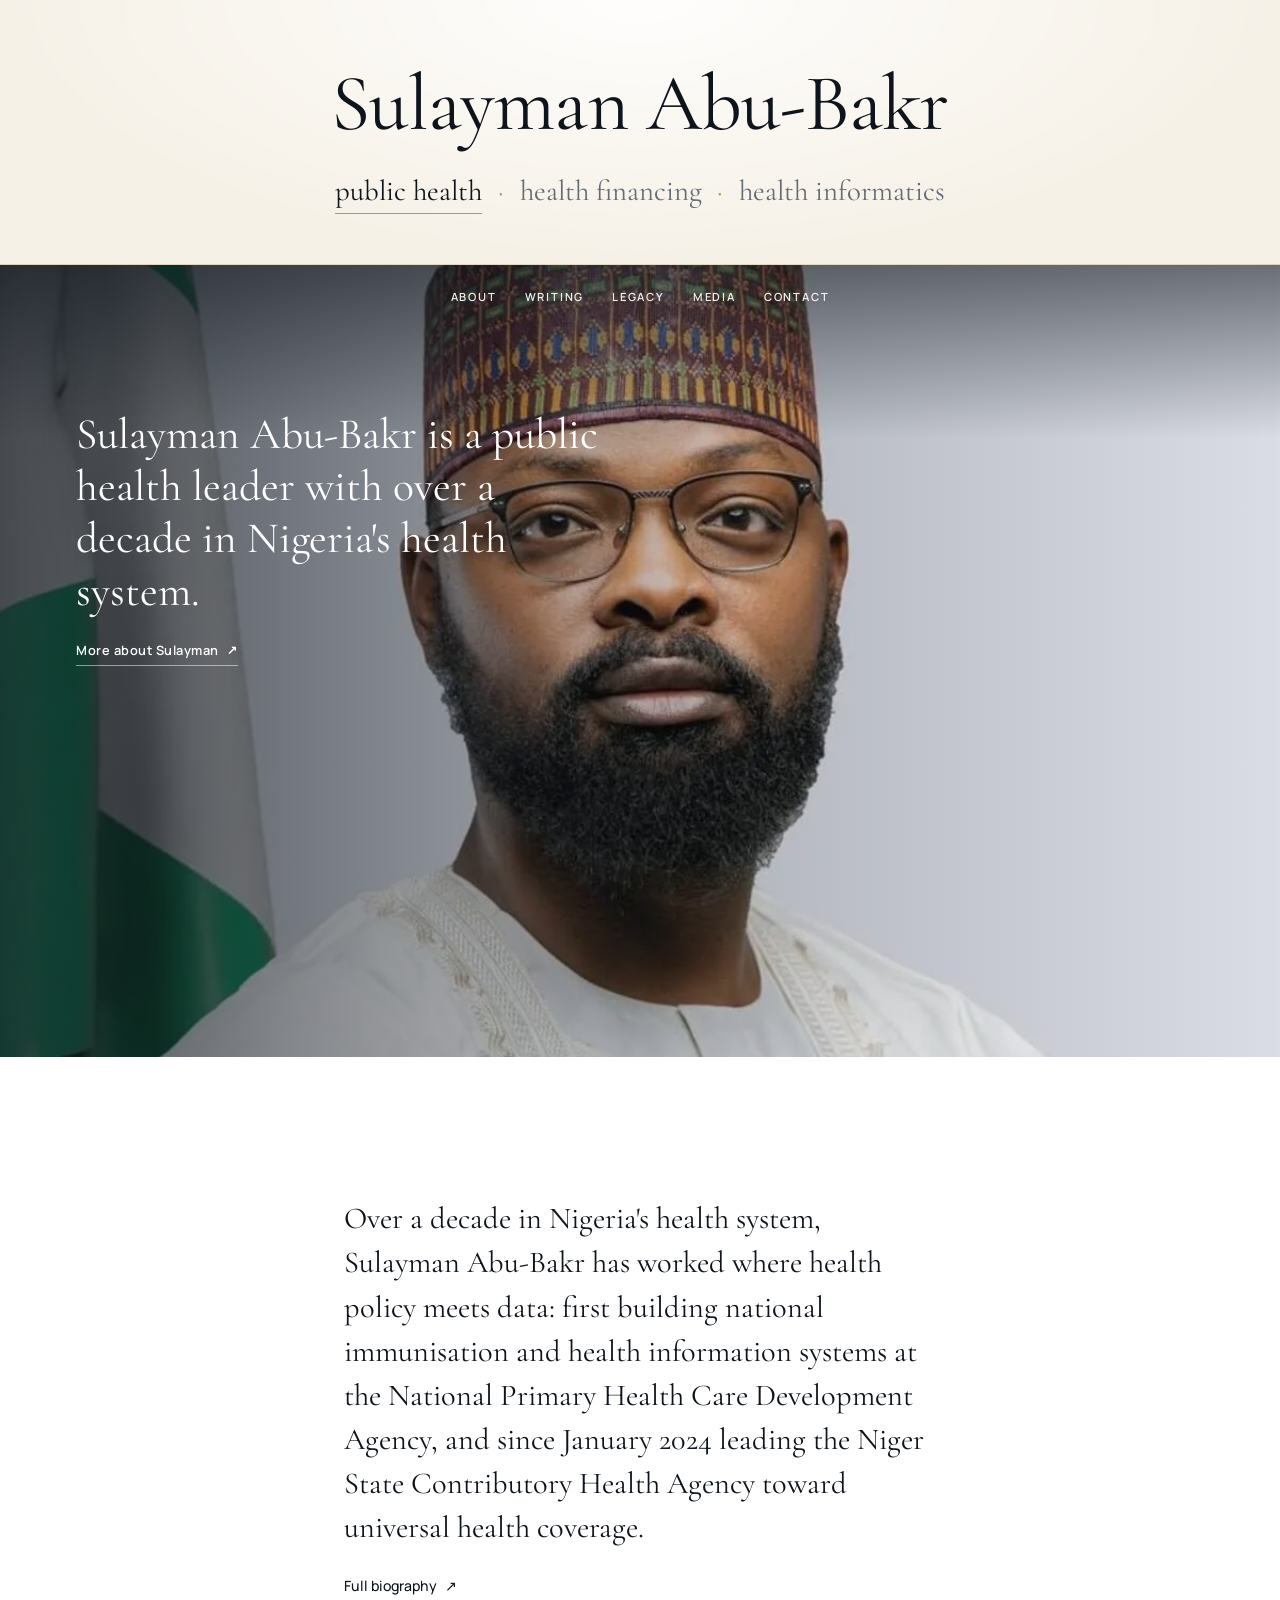
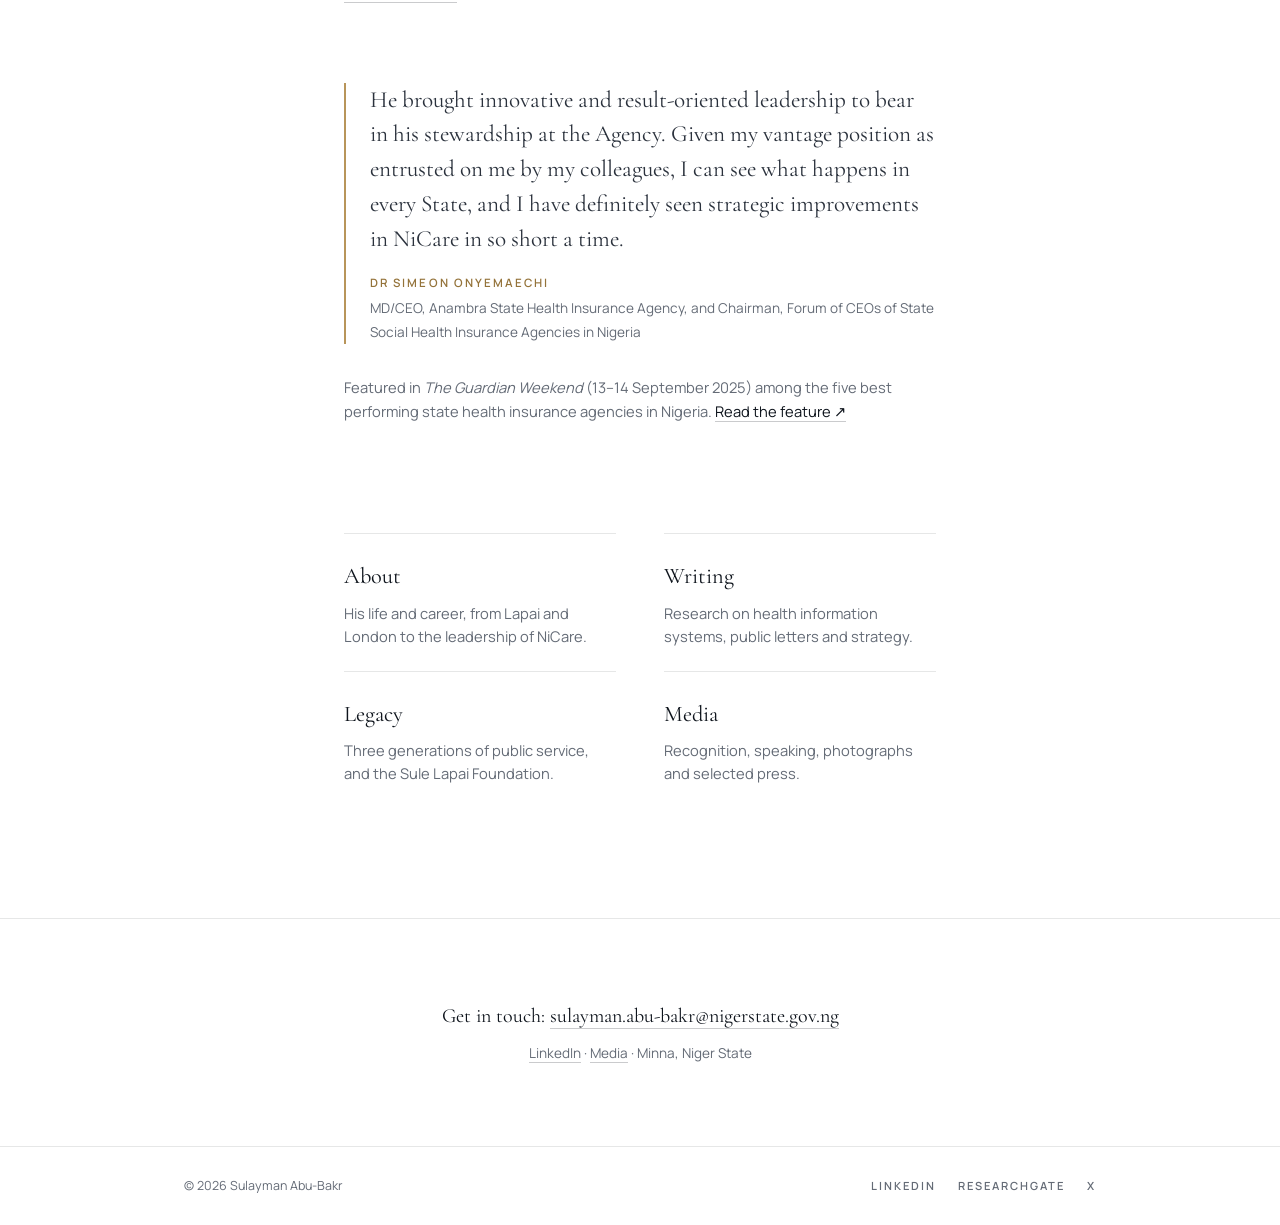
<file: index.html>
<!DOCTYPE html>
<html lang="en" class="no-js">
<head>
  <meta charset="UTF-8">
  <meta name="viewport" content="width=device-width, initial-scale=1.0">
  <title>Sulayman Abu-Bakr, MPH — Health Financing &amp; Digital Health Leader</title>
  <meta name="description" content="Sulayman Abu-Bakr, MPH — health financing and digital health leader. Executive Secretary/CEO of the Niger State Contributory Health Agency (NiCare), with over a decade in Nigeria's health system spanning national health policy, PHC transformation, digital health and health insurance reform.">
  <meta property="og:title" content="Sulayman Abu-Bakr, MPH">
  <meta property="og:description" content="Health Financing & Digital Health Leader. Executive Secretary/CEO, Niger State Contributory Health Agency.">
  <meta property="og:type" content="profile">
  <meta property="og:image" content="https://www.sulaymanabu-bakr.com/images/gallery/official-portrait.jpg">
  <meta property="og:url" content="https://www.sulaymanabu-bakr.com/">
  <link rel="canonical" href="https://www.sulaymanabu-bakr.com/">
  <meta name="theme-color" content="#ffffff">

  <link rel="icon" href="images/favicon.svg" type="image/svg+xml">
  <link rel="icon" href="images/favicon-48.png" type="image/png" sizes="48x48">
  <link rel="apple-touch-icon" href="images/apple-touch-icon.png">

  <link rel="preload" href="fonts/cormorant-garamond.woff2" as="font" type="font/woff2" crossorigin>
  <link rel="preload" href="fonts/cormorant-garamond-italic.woff2" as="font" type="font/woff2" crossorigin>
  <link rel="preload" href="fonts/manrope.woff2" as="font" type="font/woff2" crossorigin>
  <link rel="preload" href="images/gallery/official-portrait.webp" as="image" type="image/webp" fetchpriority="high">
  <link rel="stylesheet" href="css/styles.css?v=b6913274">
  <link rel="stylesheet" href="css/home.css?v=bbaac280">


  <script type="application/ld+json">
  {
    "@context": "https://schema.org",
    "@type": "Person",
    "name": "Sulayman Abu-Bakr",
    "honorificSuffix": "MPH",
    "jobTitle": "Executive Secretary / CEO",
    "worksFor": {
      "@type": "GovernmentOrganization",
      "name": "Niger State Contributory Health Agency (NiCare)",
      "url": "https://nicare.nigerstate.gov.ng/"
    },
    "alumniOf": [
      {
        "@type": "CollegeOrUniversity",
        "name": "Nile University of Nigeria"
      },
      {
        "@type": "CollegeOrUniversity",
        "name": "University of East London"
      }
    ],
    "address": {
      "@type": "PostalAddress",
      "addressLocality": "Minna",
      "addressRegion": "Niger State",
      "addressCountry": "NG"
    },
    "email": "mailto:sulayman.abu-bakr@nigerstate.gov.ng",
    "image": "https://www.sulaymanabu-bakr.com/images/gallery/official-portrait.jpg",
    "url": "https://www.sulaymanabu-bakr.com/",
    "knowsAbout": [
      "Health systems strengthening",
      "Health insurance",
      "Health financing",
      "Digital health",
      "Health informatics",
      "DHIS2",
      "Universal health coverage",
      "Public health policy"
    ],
    "sameAs": [
      "https://www.linkedin.com/in/sulayman-abu-bakr-mph-1808b078/",
      "https://www.researchgate.net/profile/Sulayman_Abu-Bakr",
      "https://x.com/nupemufasa"
    ]
  }
  </script>
</head>
<body class="home">
  <main id="top">

    <!-- ============ HOME HERO: the scorecard ============ -->
    <section class="ledger" aria-label="Introduction">
      <div class="ledger__inner">
        <h1 class="ledger__name">Sulayman Abu-Bakr</h1>
        <ul class="ledger__roles" role="tablist" aria-label="Areas of work">
          <li><button type="button" class="ledger__role is-active" role="tab" aria-selected="true" aria-controls="stage" data-role="0">public health</button></li>
          <li><button type="button" class="ledger__role" role="tab" aria-selected="false" aria-controls="stage" data-role="1">health financing</button></li>
          <li><button type="button" class="ledger__role" role="tab" aria-selected="false" aria-controls="stage" data-role="2">health informatics</button></li>
        </ul>
      </div>
    </section>

    <section class="stage" id="stage" aria-live="polite">
      <nav class="stage__nav" aria-label="Sections">
        <a href="profile.html">About</a>
        <a href="writing.html">Writing</a>
        <a href="family.html">Legacy</a>
        <a href="media.html">Media</a>
        <a href="profile.html#contact">Contact</a>
      </nav>

      <div class="stage__panel is-active" data-panel="0">
        <picture>
          <source type="image/webp" srcset="images/gallery/official-portrait.webp">
          <img src="images/gallery/official-portrait.jpg" alt="Sulayman Abu-Bakr" class="stage__img stage__img--portrait" fetchpriority="high">
        </picture>
        <div class="stage__copy">
          <p class="stage__line">Sulayman Abu-Bakr is a public health leader with over a decade in Nigeria's health system.</p>
          <a href="profile.html" class="stage__link">More about Sulayman <span aria-hidden="true">↗</span></a>
        </div>
      </div>

      <div class="stage__panel" data-panel="1">
        <picture>
          <source type="image/webp" srcset="images/gallery/vulnerable-enrolment-drive-2026-800.webp 800w, images/gallery/vulnerable-enrolment-drive-2026.webp 1600w" sizes="100vw">
          <img src="images/gallery/vulnerable-enrolment-drive-2026.jpg" alt="Launch of the NiCare enrolment drive for vulnerable residents" class="stage__img" loading="lazy">
        </picture>
        <div class="stage__copy">
          <p class="stage__line">He leads the Niger State Contributory Health Agency, where enrolment grew 83.3% in two years.</p>
          <a href="profile.html#impact" class="stage__link">See the impact <span aria-hidden="true">↗</span></a>
        </div>
      </div>

      <div class="stage__panel stage__panel--type" data-panel="2">
        <picture>
          <source type="image/webp" srcset="images/gallery/retreat-2024.webp">
          <img src="images/gallery/retreat-2024.jpg" alt="Sulayman Abu-Bakr speaking at a management retreat, laptop in front of him" class="stage__img stage__img--side" width="474" height="668" loading="lazy">
        </picture>
        <div class="stage__copy">
          <p class="stage__line">He built national immunisation data systems, then brought digital claims and AI-supported tracking to NiCare.</p>
          <a href="profile.html#career" class="stage__link">Read his career <span aria-hidden="true">↗</span></a>
        </div>
      </div>
    </section>


    <!-- ============ QUIET HOME ============ -->
    <section class="q-intro">
      <div class="q-wrap">
        <p class="q-lead">
          Over a decade in Nigeria's health system, Sulayman Abu-Bakr has worked where health policy meets data: first building
          national immunisation and health information systems at the National Primary Health Care
          Development Agency, and since January 2024 leading the Niger State Contributory Health Agency
          toward universal health coverage.
        </p>
        <a href="profile.html" class="q-link">Full biography <span aria-hidden="true">↗</span></a>
      </div>
    </section>

    <section class="q-quote" aria-label="Testimonial">
      <div class="q-wrap">
        <figure class="q-testimonial">
          <blockquote>
            <p>He brought innovative and result-oriented leadership to bear in his stewardship at the Agency. Given my vantage position as entrusted on me by my colleagues, I can see what happens in every State, and I have definitely seen strategic improvements in NiCare in so short a time.</p>
          </blockquote>
          <figcaption>
            <span class="q-testimonial__name">Dr Simeon Onyemaechi</span>
            <span class="q-testimonial__role">MD/CEO, Anambra State Health Insurance Agency, and Chairman, Forum of CEOs of State Social Health Insurance Agencies in Nigeria</span>
          </figcaption>
        </figure>
        <p class="q-press">Featured in <em>The Guardian Weekend</em> (13–14 September 2025) among the five best performing state health insurance agencies in Nigeria. <a href="media.html#press">Read the feature <span aria-hidden="true">↗</span></a></p>
      </div>
    </section>

    <section class="q-index" aria-label="Explore">
      <div class="q-wrap q-grid">
        <a href="profile.html" class="q-item">
          <span class="q-item__label">About</span>
          <span class="q-item__text">His life and career, from Lapai and London to the leadership of NiCare.</span>
        </a>
        <a href="writing.html" class="q-item">
          <span class="q-item__label">Writing</span>
          <span class="q-item__text">Research on health information systems, public letters and strategy.</span>
        </a>
        <a href="family.html" class="q-item">
          <span class="q-item__label">Legacy</span>
          <span class="q-item__text">Three generations of public service, and the Sule Lapai Foundation.</span>
        </a>
        <a href="media.html" class="q-item">
          <span class="q-item__label">Media</span>
          <span class="q-item__text">Recognition, speaking, photographs and selected press.</span>
        </a>
      </div>
    </section>

    <section class="q-contact">
      <div class="q-wrap">
        <p>Get in touch: <a href="mailto:sulayman.abu-bakr@nigerstate.gov.ng">sulayman.abu-bakr@nigerstate.gov.ng</a></p>
        <p class="q-muted"><a href="https://www.linkedin.com/in/sulayman-abu-bakr-mph-1808b078/" target="_blank" rel="noopener">LinkedIn</a> · <a href="media.html">Media</a> · Minna, Niger State</p>
      </div>
    </section>
  </main>

  <footer class="q-footer">
    <div class="q-wrap q-footer__inner">
      <span>© <span id="year"></span> Sulayman Abu-Bakr</span>
      <nav class="q-footer__social" aria-label="Social media">
        <a href="https://www.linkedin.com/in/sulayman-abu-bakr-mph-1808b078/" target="_blank" rel="noopener">LinkedIn</a>
        <a href="https://www.researchgate.net/profile/Sulayman_Abu-Bakr" target="_blank" rel="noopener">ResearchGate</a>
        <a href="https://x.com/nupemufasa" target="_blank" rel="noopener">X</a>
        <!-- Add Facebook and Instagram here once the profile URLs are confirmed -->
      </nav>
    </div>
  </footer>

  <script>
    /* Home: click a role to switch the panel. No auto-rotation. */
    (function () {
      var roles = [].slice.call(document.querySelectorAll('.ledger__role'));
      var panels = [].slice.call(document.querySelectorAll('.stage__panel'));
      var current = 0;
      function select(i, draw) {
        current = i;
        roles.forEach(function (b, j) { b.classList.toggle('is-active', j === i); b.setAttribute('aria-selected', String(j === i)); });
        panels.forEach(function (p, j) { p.classList.toggle('is-active', j === i); });
      }
      roles.forEach(function (b, i) { b.addEventListener('click', function () { select(i, true); }); });
      select(0, true);
      document.getElementById('year').textContent = new Date().getFullYear();
    })();
  </script>
</body>
</html>
</file>
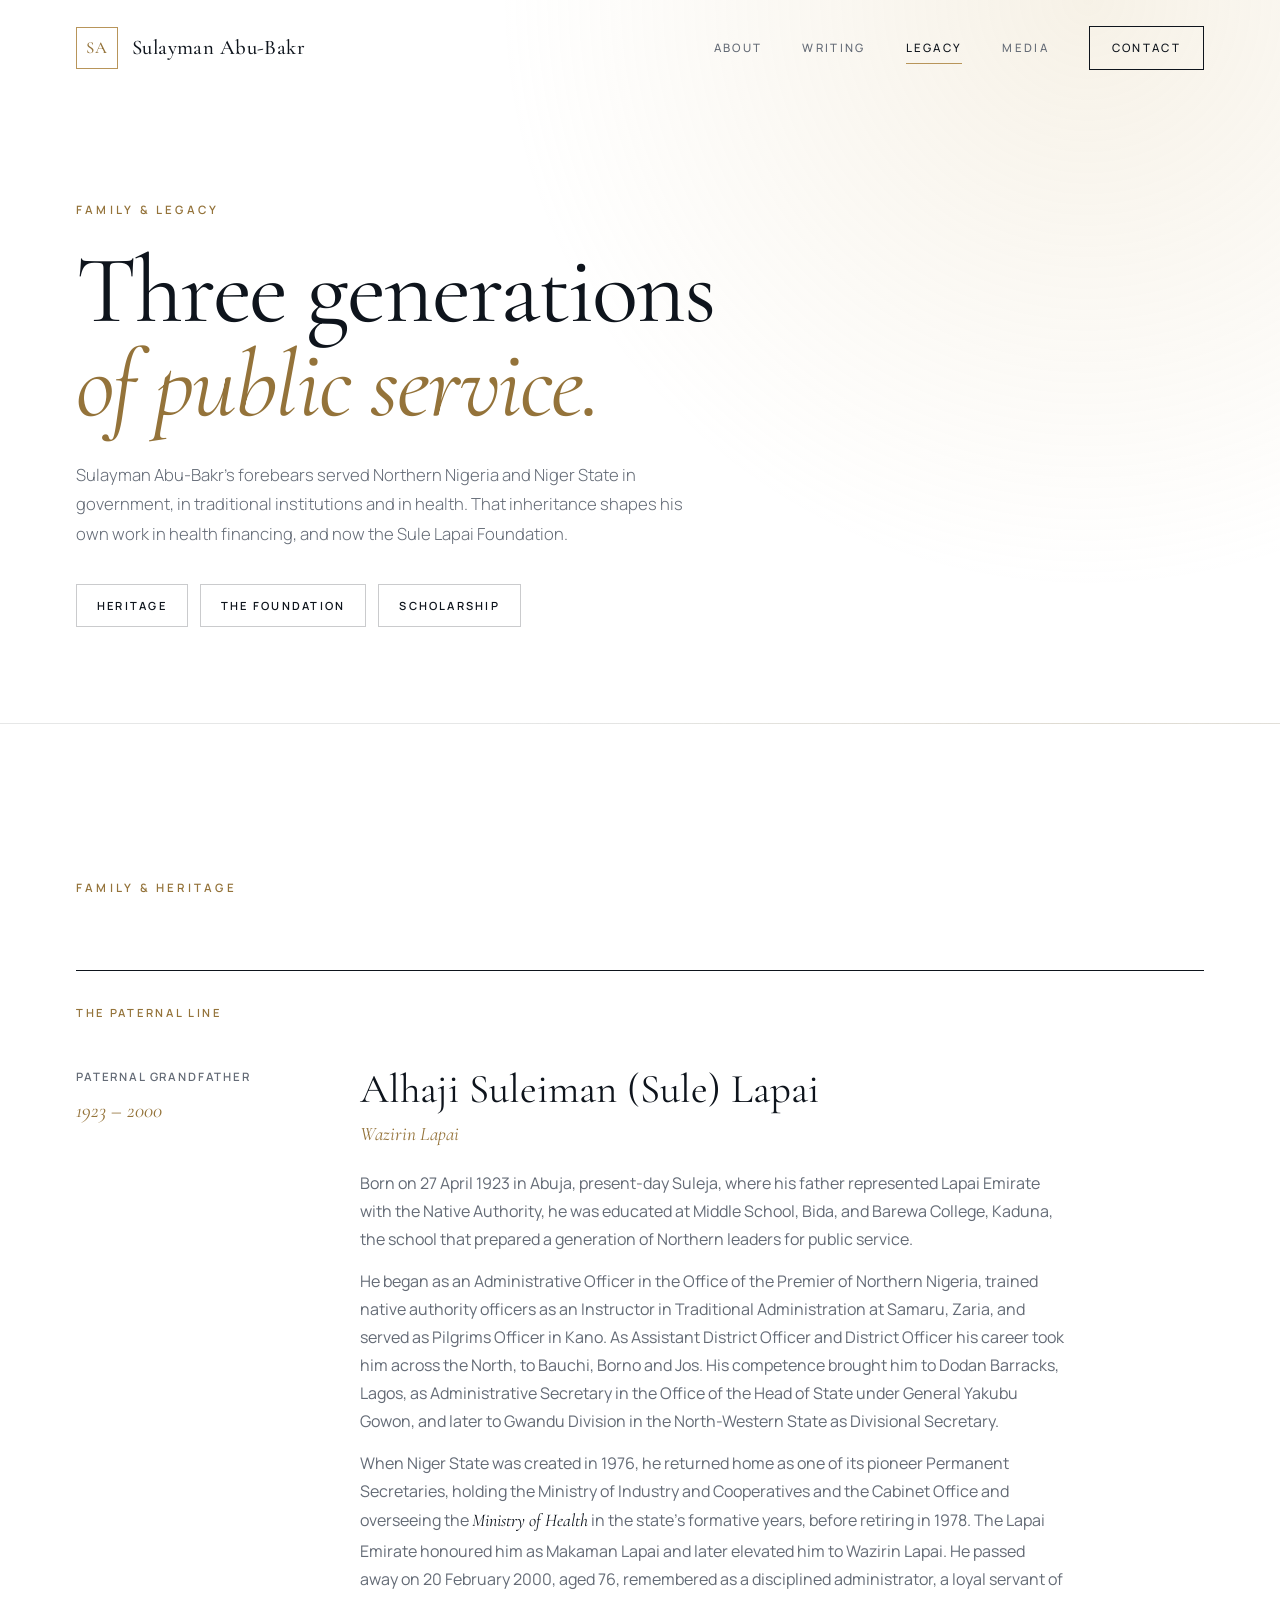
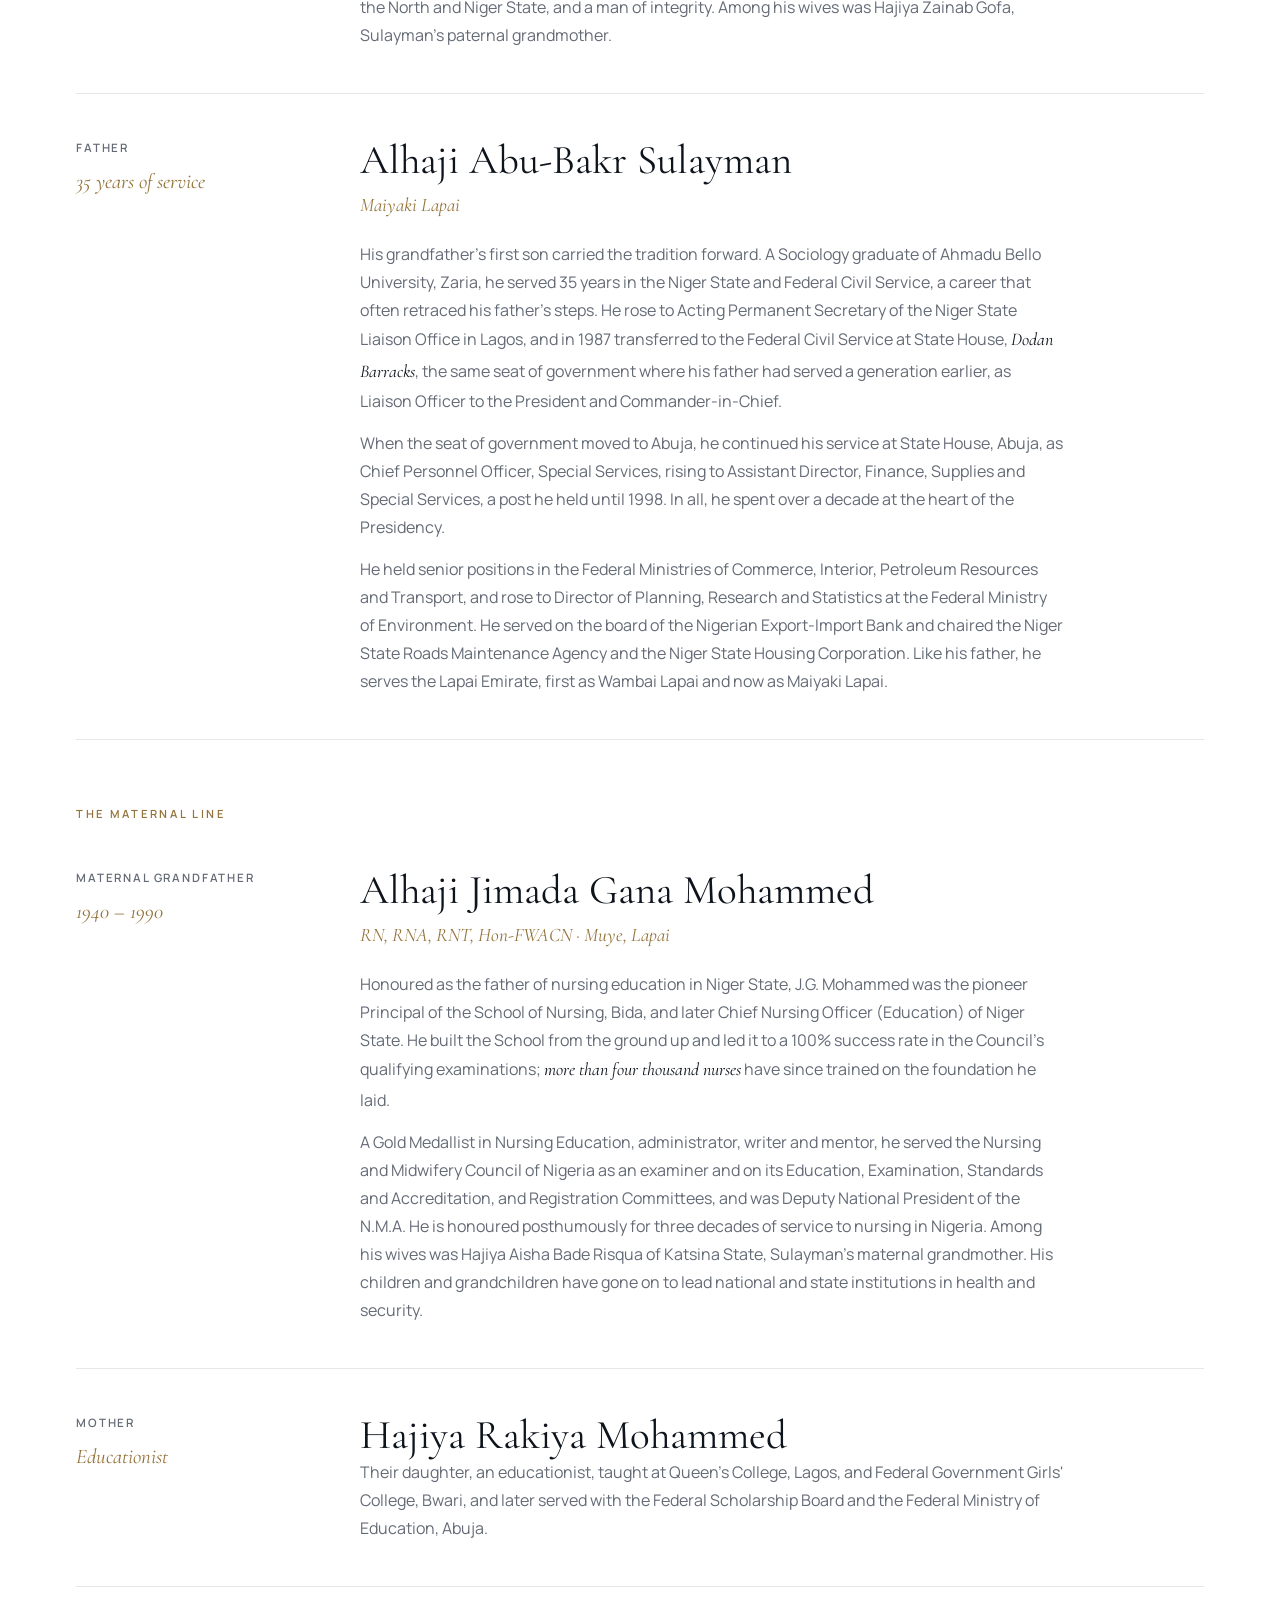
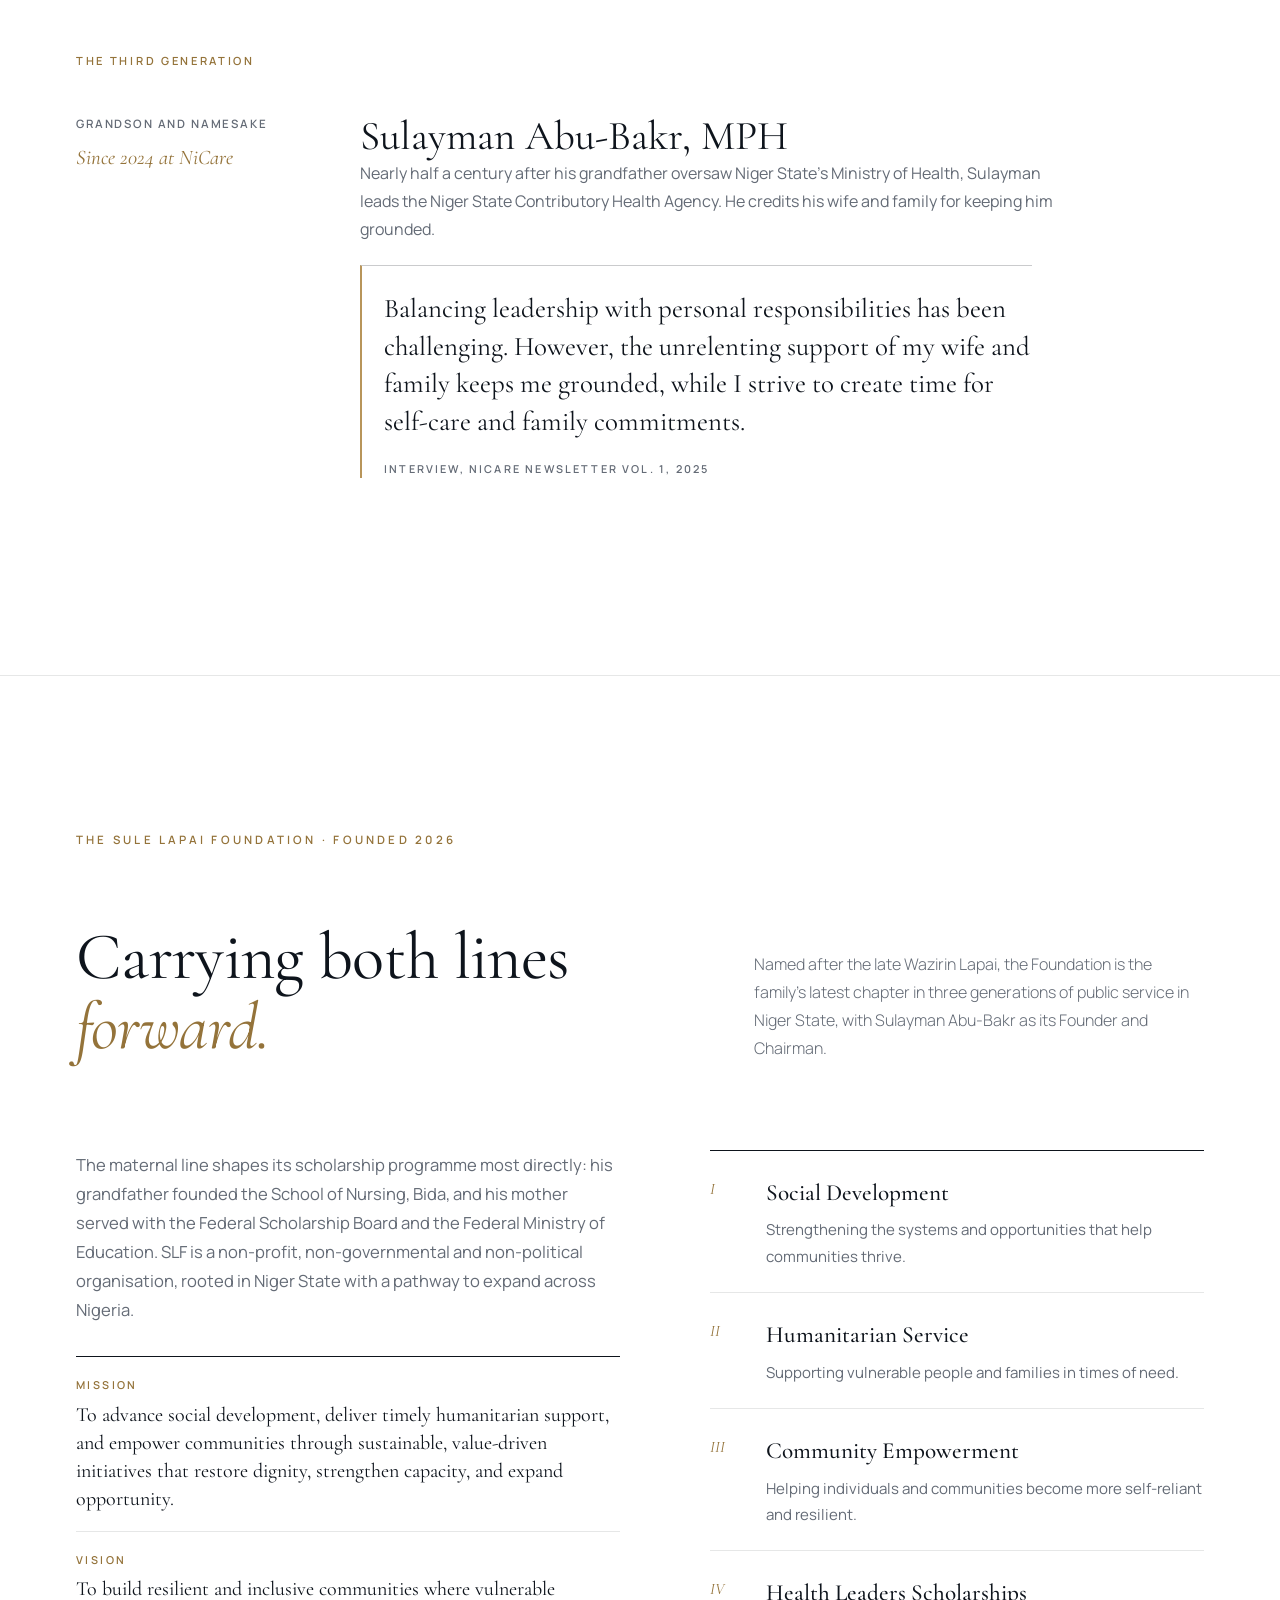
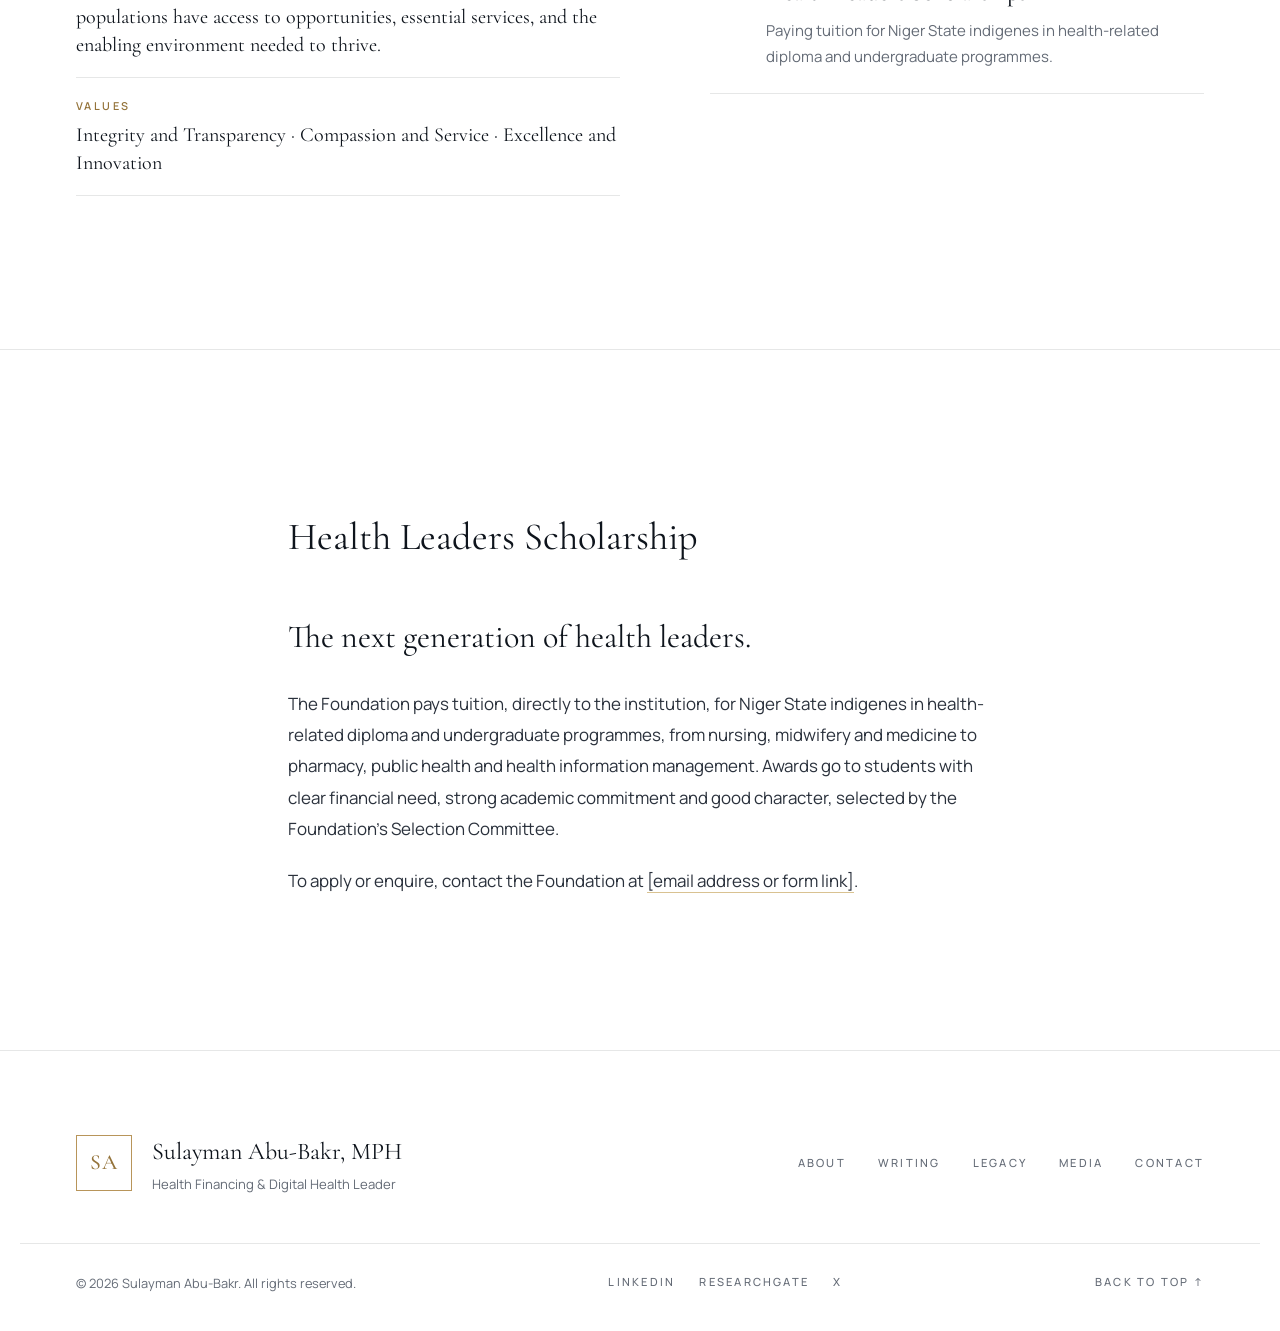
<file: family.html>
<!DOCTYPE html>
<html lang="en" class="no-js">
<head>
  <meta charset="UTF-8">
  <meta name="viewport" content="width=device-width, initial-scale=1.0">
  <title>Family &amp; Legacy — Sulayman Abu-Bakr, MPH</title>
  <meta name="description" content="Three generations of public service: the family heritage of Sulayman Abu-Bakr, MPH, and the Sule Lapai Foundation and its Health Leaders Scholarship for Niger State students.">
  <meta property="og:title" content="Family &amp; Legacy — Sulayman Abu-Bakr, MPH">
  <meta property="og:description" content="Health Financing & Digital Health Leader. Executive Secretary/CEO, Niger State Contributory Health Agency.">
  <meta property="og:type" content="profile">
  <meta property="og:image" content="https://www.sulaymanabu-bakr.com/images/gallery/official-portrait.jpg">
  <meta property="og:url" content="https://www.sulaymanabu-bakr.com/family">
  <link rel="canonical" href="https://www.sulaymanabu-bakr.com/family">
  <meta name="theme-color" content="#ffffff">

  <link rel="icon" href="images/favicon.svg" type="image/svg+xml">
  <link rel="icon" href="images/favicon-48.png" type="image/png" sizes="48x48">
  <link rel="apple-touch-icon" href="images/apple-touch-icon.png">

  <link rel="preload" href="fonts/cormorant-garamond.woff2" as="font" type="font/woff2" crossorigin>
  <link rel="preload" href="fonts/cormorant-garamond-italic.woff2" as="font" type="font/woff2" crossorigin>
  <link rel="preload" href="fonts/manrope.woff2" as="font" type="font/woff2" crossorigin>
  <link rel="stylesheet" href="css/styles.css?v=b6913274">
</head>
<body class="page-family">
  <a href="#heritage" class="skip-link">Skip to content</a>

  <!-- ============ NAVIGATION ============ -->
  <header class="nav" id="nav">
    <div class="nav__inner container">
      <a href="index.html" class="nav__brand" aria-label="Sulayman Abu-Bakr — home">
        <span class="monogram">SA</span>
        <span class="nav__name">Sulayman Abu-Bakr</span>
      </a>
      <nav class="nav__links" id="navLinks" aria-label="Primary">
        <a href="profile.html">About</a>
        <a href="writing.html">Writing</a>
        <a href="family.html" class="is-active" aria-current="page">Legacy</a>
        <a href="media.html">Media</a>
        <a href="profile.html#contact" class="nav__cta">Contact</a>
      </nav>
      <button class="nav__toggle" id="navToggle" aria-label="Open menu" aria-expanded="false" aria-controls="navLinks">
        <span></span><span></span>
      </button>
    </div>
  </header>

  <main id="top">

    <!-- ============ PAGE HERO ============ -->
    <section class="page-hero">
      <div class="container">
        <p class="eyebrow rise">Family &amp; Legacy</p>
        <h1 class="page-hero__title rise">Three generations<br><em>of public service.</em></h1>
        <p class="page-hero__lede rise">
          Sulayman Abu-Bakr's forebears served Northern Nigeria and Niger State in government,
          in traditional institutions and in health. That inheritance shapes his own work in health
          financing, and now the Sule Lapai Foundation.
        </p>
        <nav class="page-hero__jump rise" aria-label="On this page">
          <a href="#heritage">Heritage</a>
          <a href="#foundation">The Foundation</a>
          <a href="#scholarship">Scholarship</a>
        </nav>
      </div>
    </section>

    <!-- ============ 01 HERITAGE ============ -->
    <section class="section" id="heritage">
      <div class="container">
        <header class="section__head reveal">
          <span class="section__num">01</span>
          <p class="eyebrow">Family &amp; Heritage</p>
        </header>

        <div class="lineage">
          <p class="lineage__line reveal">The Paternal Line</p>

          <article class="gen reveal">
            <div class="gen__meta">
              <p class="gen__rel">Paternal grandfather</p>
              <p class="gen__years">1923 – 2000</p>
            </div>
            <div class="gen__body">
              <h2 class="gen__name">Alhaji Suleiman (Sule) Lapai</h2>
              <p class="gen__title">Wazirin Lapai</p>
              <p>Born on 27 April 1923 in Abuja, present-day Suleja, where his father represented Lapai Emirate
                 with the Native Authority, he was educated at Middle School, Bida, and Barewa College, Kaduna,
                 the school that prepared a generation of Northern leaders for public service.</p>
              <p>He began as an Administrative Officer in the Office of the Premier of Northern Nigeria, trained
                 native authority officers as an Instructor in Traditional Administration at Samaru, Zaria, and
                 served as Pilgrims Officer in Kano. As Assistant District Officer and District Officer his career
                 took him across the North, to Bauchi, Borno and Jos. His competence brought him to Dodan Barracks,
                 Lagos, as Administrative Secretary in the Office of the Head of State under General Yakubu Gowon,
                 and later to Gwandu Division in the North-Western State as Divisional Secretary.</p>
              <p>When Niger State was created in 1976, he returned home as one of its pioneer Permanent
                 Secretaries, holding the Ministry of Industry and Cooperatives and the Cabinet Office and
                 overseeing the <em>Ministry of Health</em> in the state's formative years, before retiring in
                 1978. The Lapai Emirate honoured him as Makaman Lapai and later elevated him to Wazirin Lapai.
                 He passed away on 20 February 2000, aged 76, remembered as a disciplined administrator, a loyal
                 servant of the North and Niger State, and a man of integrity. Among his wives was Hajiya Zainab Gofa, Sulayman's paternal grandmother.</p>
            </div>
          </article>

          <article class="gen reveal">
            <div class="gen__meta">
              <p class="gen__rel">Father</p>
              <p class="gen__years">35 years of service</p>
            </div>
            <div class="gen__body">
              <h2 class="gen__name">Alhaji Abu-Bakr Sulayman</h2>
              <p class="gen__title">Maiyaki Lapai</p>
              <p>His grandfather's first son carried the tradition forward. A Sociology graduate of Ahmadu Bello
                 University, Zaria, he served 35 years in the Niger State and Federal Civil Service, a career that
                 often retraced his father's steps. He rose to Acting Permanent Secretary of the Niger State
                 Liaison Office in Lagos, and in 1987 transferred to the Federal Civil Service at State House,
                 <em>Dodan Barracks</em>, the same seat of government where his father had served a generation
                 earlier, as Liaison Officer to the President and Commander-in-Chief.</p>
              <p>When the seat of government moved to Abuja, he continued his service at State House, Abuja, as
                 Chief Personnel Officer, Special Services, rising to Assistant Director, Finance, Supplies and
                 Special Services, a post he held until 1998. In all, he spent over a decade at the heart of the
                 Presidency.</p>
              <p>He held senior positions in the Federal Ministries of Commerce, Interior, Petroleum Resources and
                 Transport, and rose to Director of Planning, Research and Statistics at the Federal Ministry of
                 Environment. He served on the board of the Nigerian Export-Import Bank and chaired the Niger State
                 Roads Maintenance Agency and the Niger State Housing Corporation. Like his father, he serves the
                 Lapai Emirate, first as Wambai Lapai and now as Maiyaki Lapai.</p>
            </div>
          </article>

          <p class="lineage__line reveal">The Maternal Line</p>

          <article class="gen reveal">
            <div class="gen__meta">
              <p class="gen__rel">Maternal grandfather</p>
              <p class="gen__years">1940 – 1990</p>
            </div>
            <div class="gen__body">
              <h2 class="gen__name">Alhaji Jimada Gana Mohammed</h2>
              <p class="gen__title">RN, RNA, RNT, Hon-FWACN · Muye, Lapai</p>
              <p>Honoured as the father of nursing education in Niger State, J.G. Mohammed was the pioneer
                 Principal of the School of Nursing, Bida, and later Chief Nursing Officer (Education) of Niger
                 State. He built the School from the ground up and led it to a 100% success rate in the Council's
                 qualifying examinations; <em>more than four thousand nurses</em> have since trained on the
                 foundation he laid.</p>
              <p>A Gold Medallist in Nursing Education, administrator, writer and mentor, he served the Nursing
                 and Midwifery Council of Nigeria as an examiner and on its Education, Examination, Standards and
                 Accreditation, and Registration Committees, and was Deputy National President of the N.M.A. He is
                 honoured posthumously for three decades of service to nursing in Nigeria. Among his wives was
                 Hajiya Aisha Bade Risqua of Katsina State, Sulayman's maternal grandmother. His children and
                 grandchildren have gone on to lead national and state institutions in health and security.</p>
            </div>
          </article>

          <article class="gen reveal">
            <div class="gen__meta">
              <p class="gen__rel">Mother</p>
              <p class="gen__years">Educationist</p>
            </div>
            <div class="gen__body">
              <h2 class="gen__name">Hajiya Rakiya Mohammed</h2>
              <p>Their daughter, an educationist, taught at Queen's College, Lagos, and Federal Government Girls'
                 College, Bwari, and later served with the Federal Scholarship Board and the Federal Ministry of
                 Education, Abuja.</p>
            </div>
          </article>

          <p class="lineage__line reveal">The Third Generation</p>

          <article class="gen gen--self reveal">
            <div class="gen__meta">
              <p class="gen__rel">Grandson and namesake</p>
              <p class="gen__years">Since 2024 at NiCare</p>
            </div>
            <div class="gen__body">
              <h2 class="gen__name">Sulayman Abu-Bakr, MPH</h2>
              <p>Nearly half a century after his grandfather oversaw Niger State's Ministry of Health, Sulayman leads the
                 Niger State Contributory Health Agency. He credits his wife and family for keeping him grounded.</p>
              <blockquote class="quote">
                <p>Balancing leadership with personal responsibilities has been challenging. However, the unrelenting
                   support of my wife and family keeps me grounded, while I strive to create time for self-care and
                   family commitments.</p>
                <footer>Interview, NiCare Newsletter Vol. 1, 2025</footer>
              </blockquote>
            </div>
          </article>
        </div>
      </div>
    </section>

    <!-- ============ 02 FOUNDATION ============ -->
    <section class="section" id="foundation">
      <div class="container">
        <header class="section__head reveal">
          <span class="section__num">02</span>
          <p class="eyebrow">The Sule Lapai Foundation · Founded 2026</p>
        </header>
        <div class="split-head">
          <h2 class="display reveal">Carrying both lines<br><em>forward.</em></h2>
          <p class="split-head__copy reveal">
            Named after the late Wazirin Lapai, the Foundation is the family's latest chapter in three generations
            of public service in Niger State, with Sulayman Abu-Bakr as its Founder and Chairman.
          </p>
        </div>

        <div class="foundation">
          <div class="foundation__text reveal">
            <p>The maternal line shapes its scholarship programme most directly: his grandfather founded the School of
               Nursing, Bida, and his mother served with the Federal Scholarship Board and the Federal Ministry of
               Education. SLF is a non-profit, non-governmental and non-political organisation, rooted in Niger State
               with a pathway to expand across Nigeria.</p>
            <dl class="foundation__mv">
              <div><dt>Mission</dt><dd>To advance social development, deliver timely humanitarian support, and empower communities through sustainable, value-driven initiatives that restore dignity, strengthen capacity, and expand opportunity.</dd></div>
              <div><dt>Vision</dt><dd>To build resilient and inclusive communities where vulnerable populations have access to opportunities, essential services, and the enabling environment needed to thrive.</dd></div>
              <div><dt>Values</dt><dd>Integrity and Transparency · Compassion and Service · Excellence and Innovation</dd></div>
            </dl>
          </div>

          <ol class="areas reveal">
            <li><h3>Social Development</h3><p>Strengthening the systems and opportunities that help communities thrive.</p></li>
            <li><h3>Humanitarian Service</h3><p>Supporting vulnerable people and families in times of need.</p></li>
            <li><h3>Community Empowerment</h3><p>Helping individuals and communities become more self-reliant and resilient.</p></li>
            <li><h3>Health Leaders Scholarships</h3><p>Paying tuition for Niger State indigenes in health-related diploma and undergraduate programmes.</p></li>
          </ol>
        </div>
      </div>
    </section>

    <!-- ============ 03 SCHOLARSHIP ============ -->
    <section class="section" id="scholarship">
      <div class="container">
        <div class="bio">
          <h2 class="block-title">Health Leaders Scholarship</h2>
          <p class="bio__lead">The next generation of health leaders.</p>
          <p>The Foundation pays tuition, directly to the institution, for Niger State indigenes in health-related
             diploma and undergraduate programmes, from nursing, midwifery and medicine to pharmacy, public health and
             health information management. Awards go to students with clear financial need, strong academic commitment
             and good character, selected by the Foundation's Selection Committee.</p>
          <!-- TODO: replace with the scholarship email address or application form link -->
          <p>To apply or enquire, contact the Foundation at <a href="#">[email address or form link]</a>.</p>
        </div>
      </div>
    </section>
  </main>

  <!-- ============ FOOTER ============ -->
  <footer class="footer">
    <div class="container footer__inner">
      <div class="footer__brand">
        <span class="monogram monogram--lg">SA</span>
        <div>
          <p class="footer__name">Sulayman Abu-Bakr, MPH</p>
          <p class="footer__role">Health Financing &amp; Digital Health Leader</p>
        </div>
      </div>
      <nav class="footer__links" aria-label="Footer">
        <a href="profile.html">About</a>
        <a href="writing.html">Writing</a>
        <a href="family.html">Legacy</a>
        <a href="media.html">Media</a>
        <a href="profile.html#contact">Contact</a>
      </nav>
    </div>
    <div class="container footer__base">
      <p>© <span id="year"></span> Sulayman Abu-Bakr. All rights reserved.</p>
      <nav class="footer__social" aria-label="Social media">
        <a href="https://www.linkedin.com/in/sulayman-abu-bakr-mph-1808b078/" target="_blank" rel="noopener">LinkedIn</a>
        <a href="https://www.researchgate.net/profile/Sulayman_Abu-Bakr" target="_blank" rel="noopener">ResearchGate</a>
        <a href="https://x.com/nupemufasa" target="_blank" rel="noopener">X</a>
        <!-- Add Facebook and Instagram here once the profile URLs are confirmed -->
      </nav>
      <a href="#top" class="to-top">Back to top ↑</a>
    </div>
  </footer>

  <script src="js/main.js?v=17e05866" defer></script>
</body>
</html>
</file>
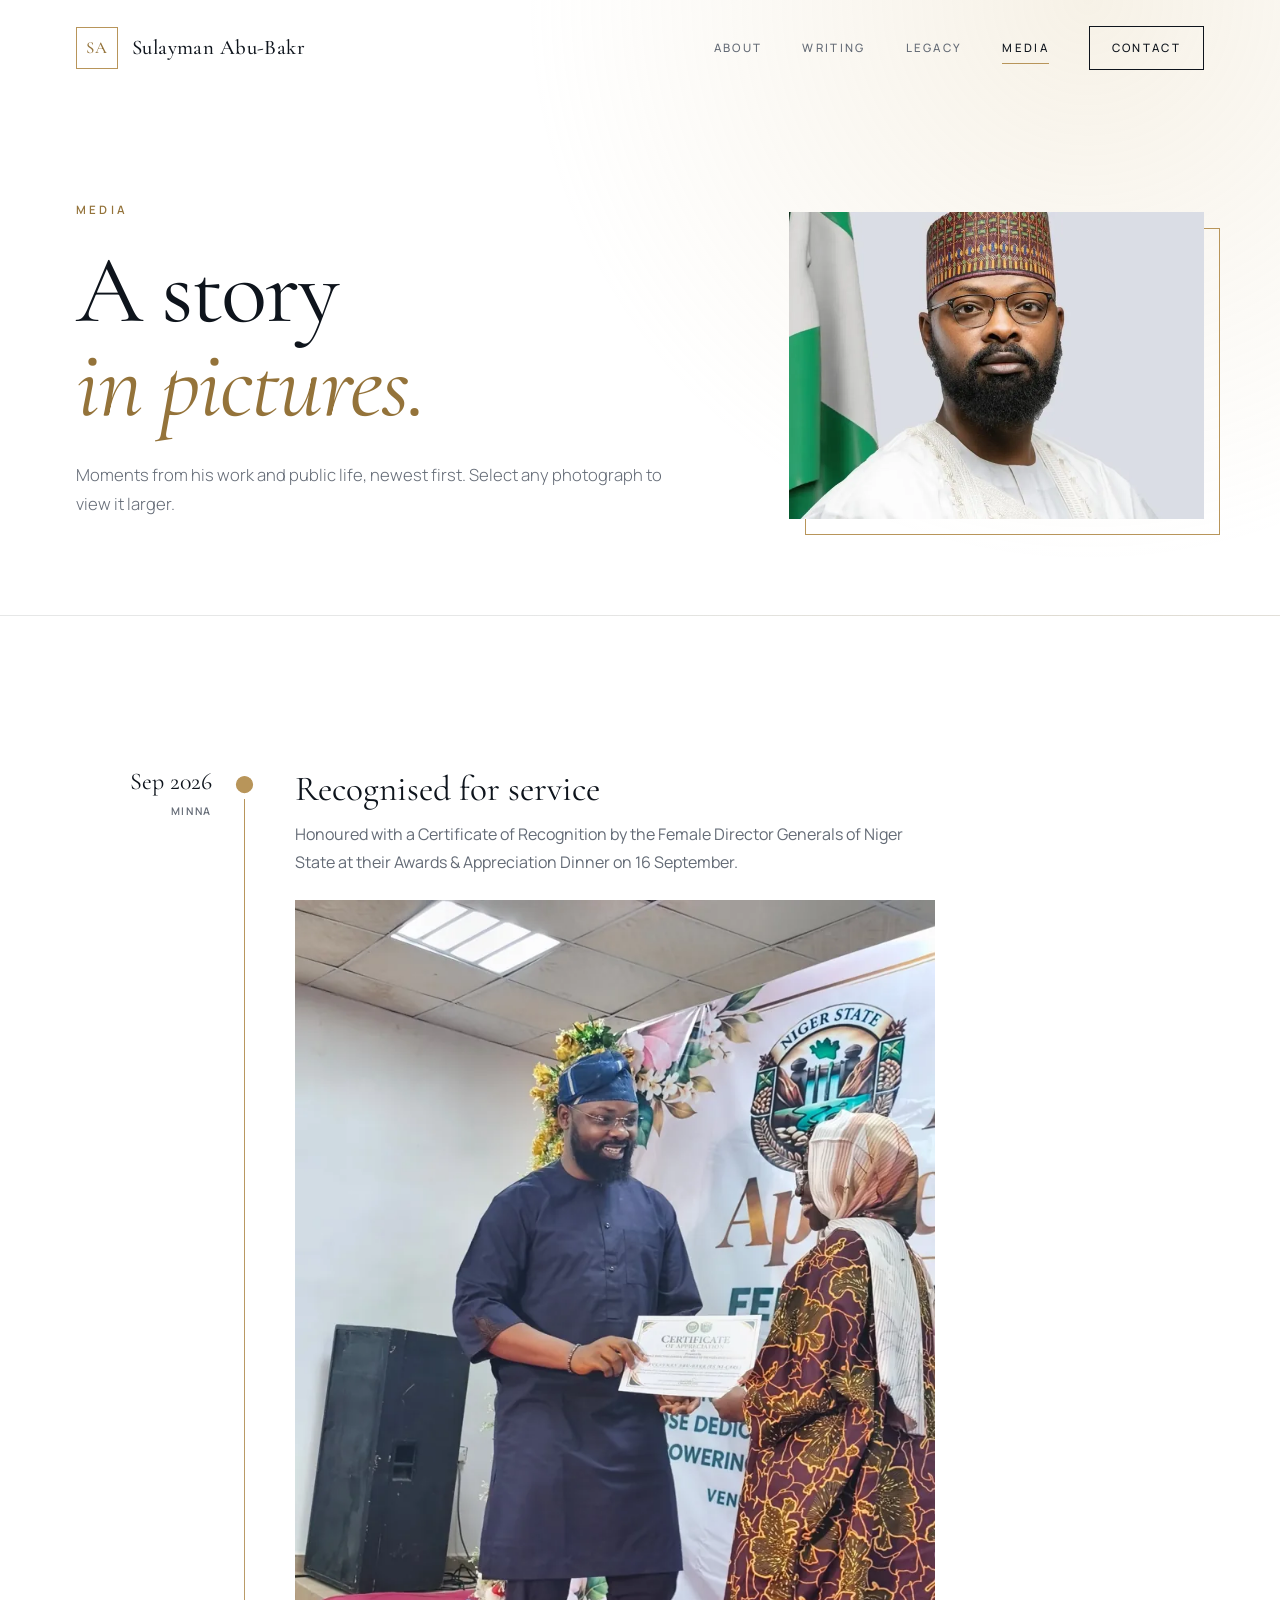
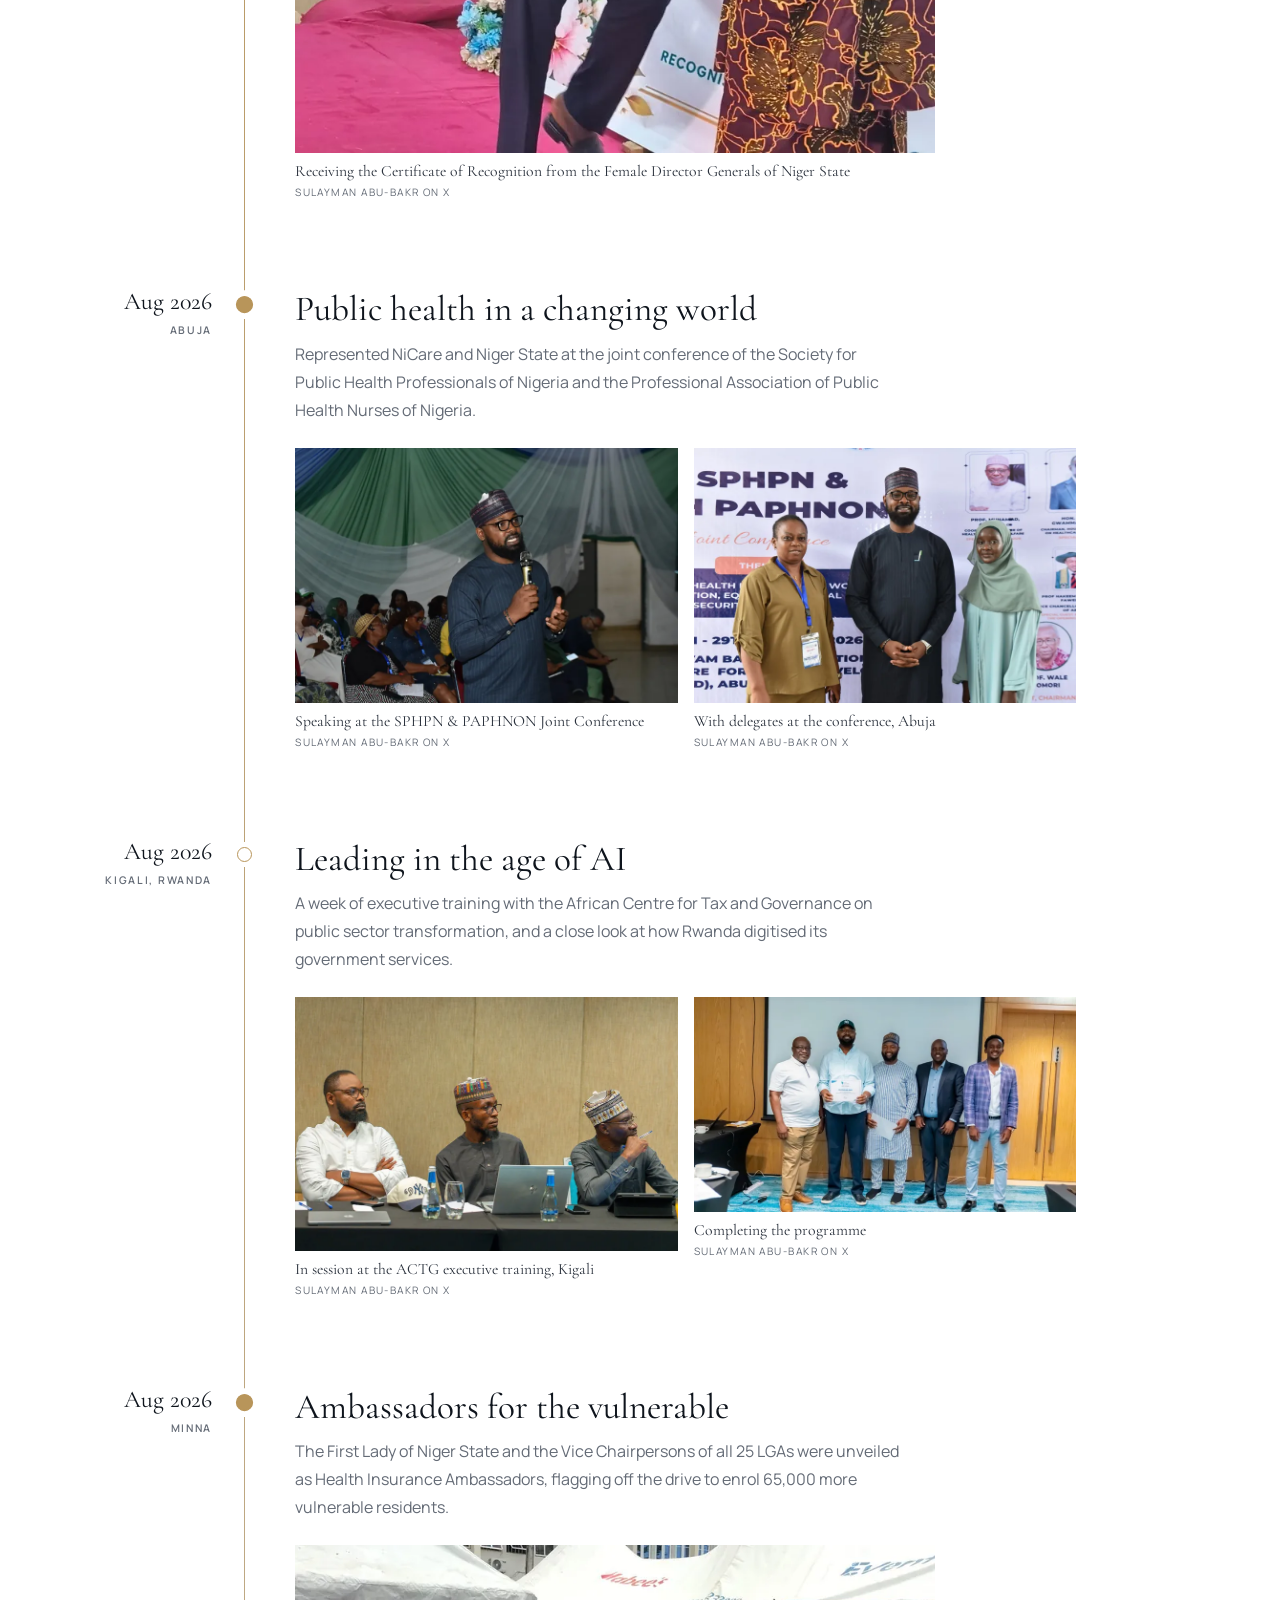
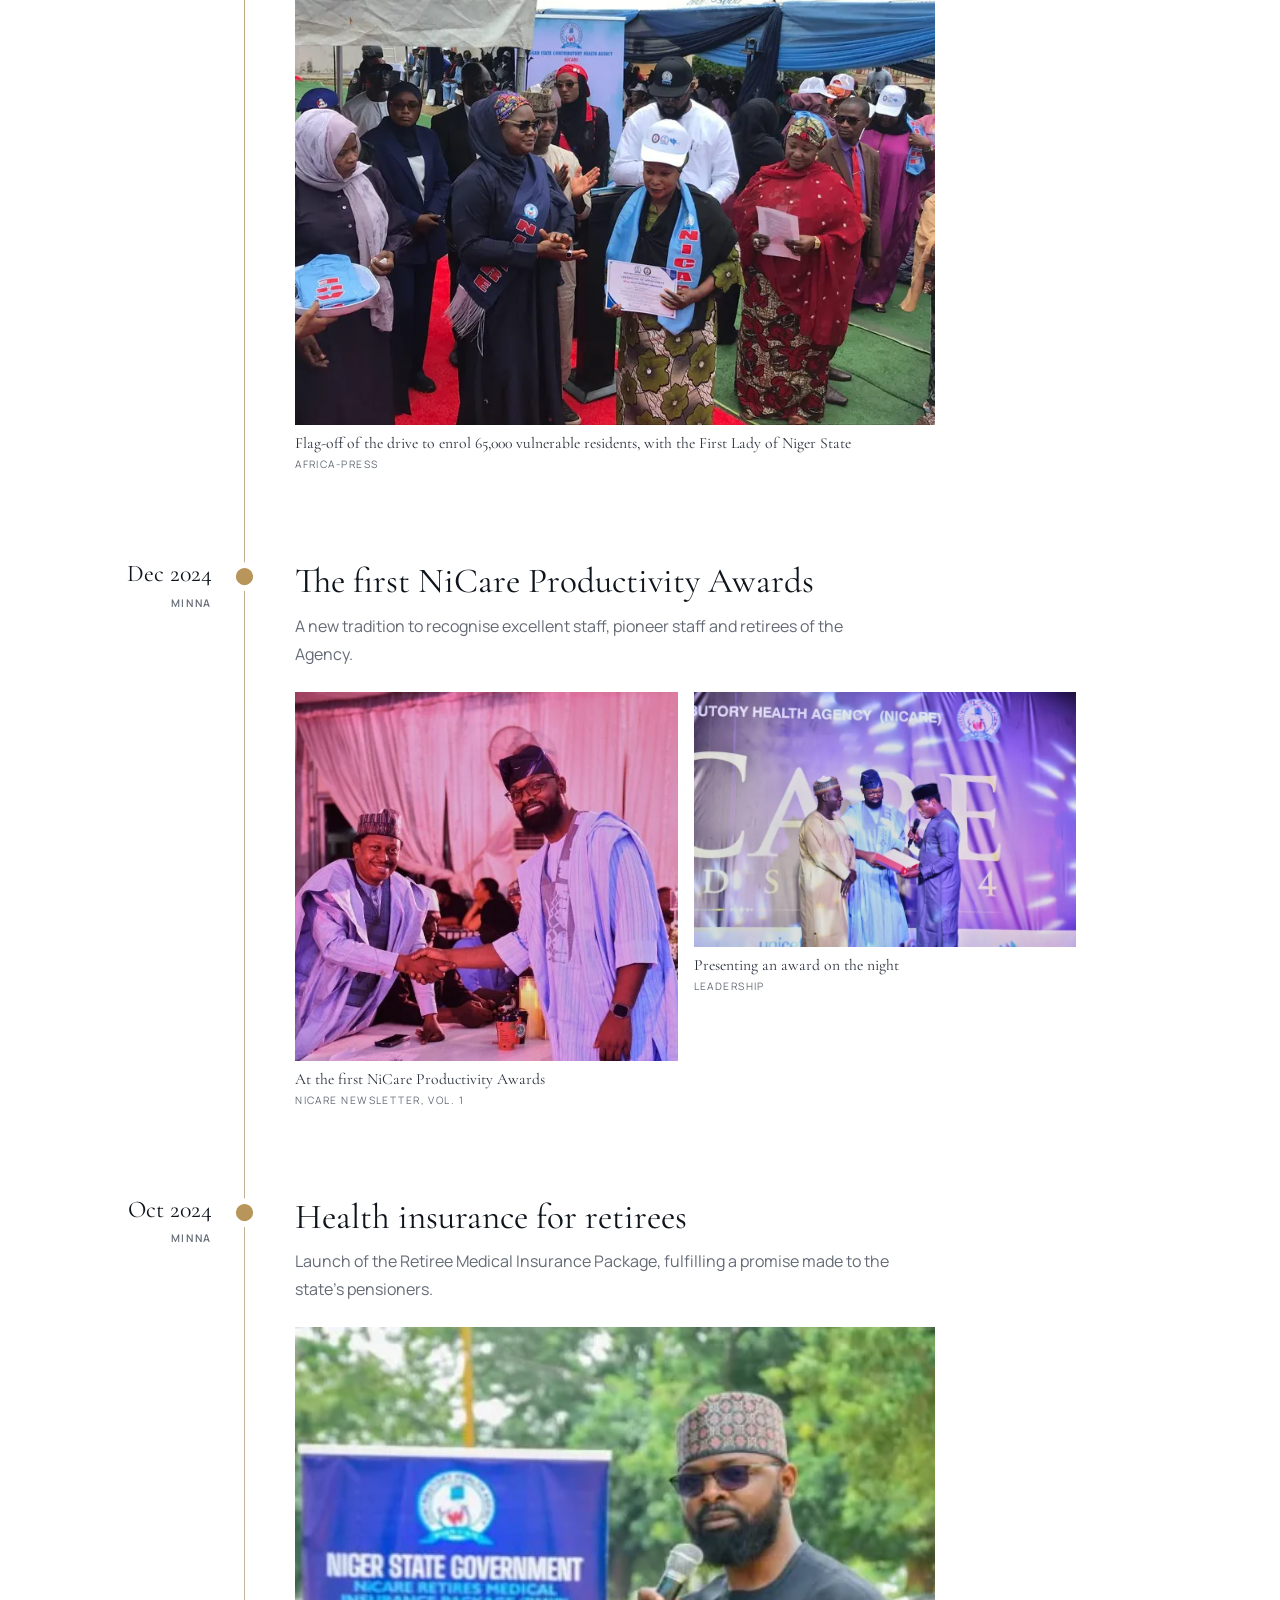
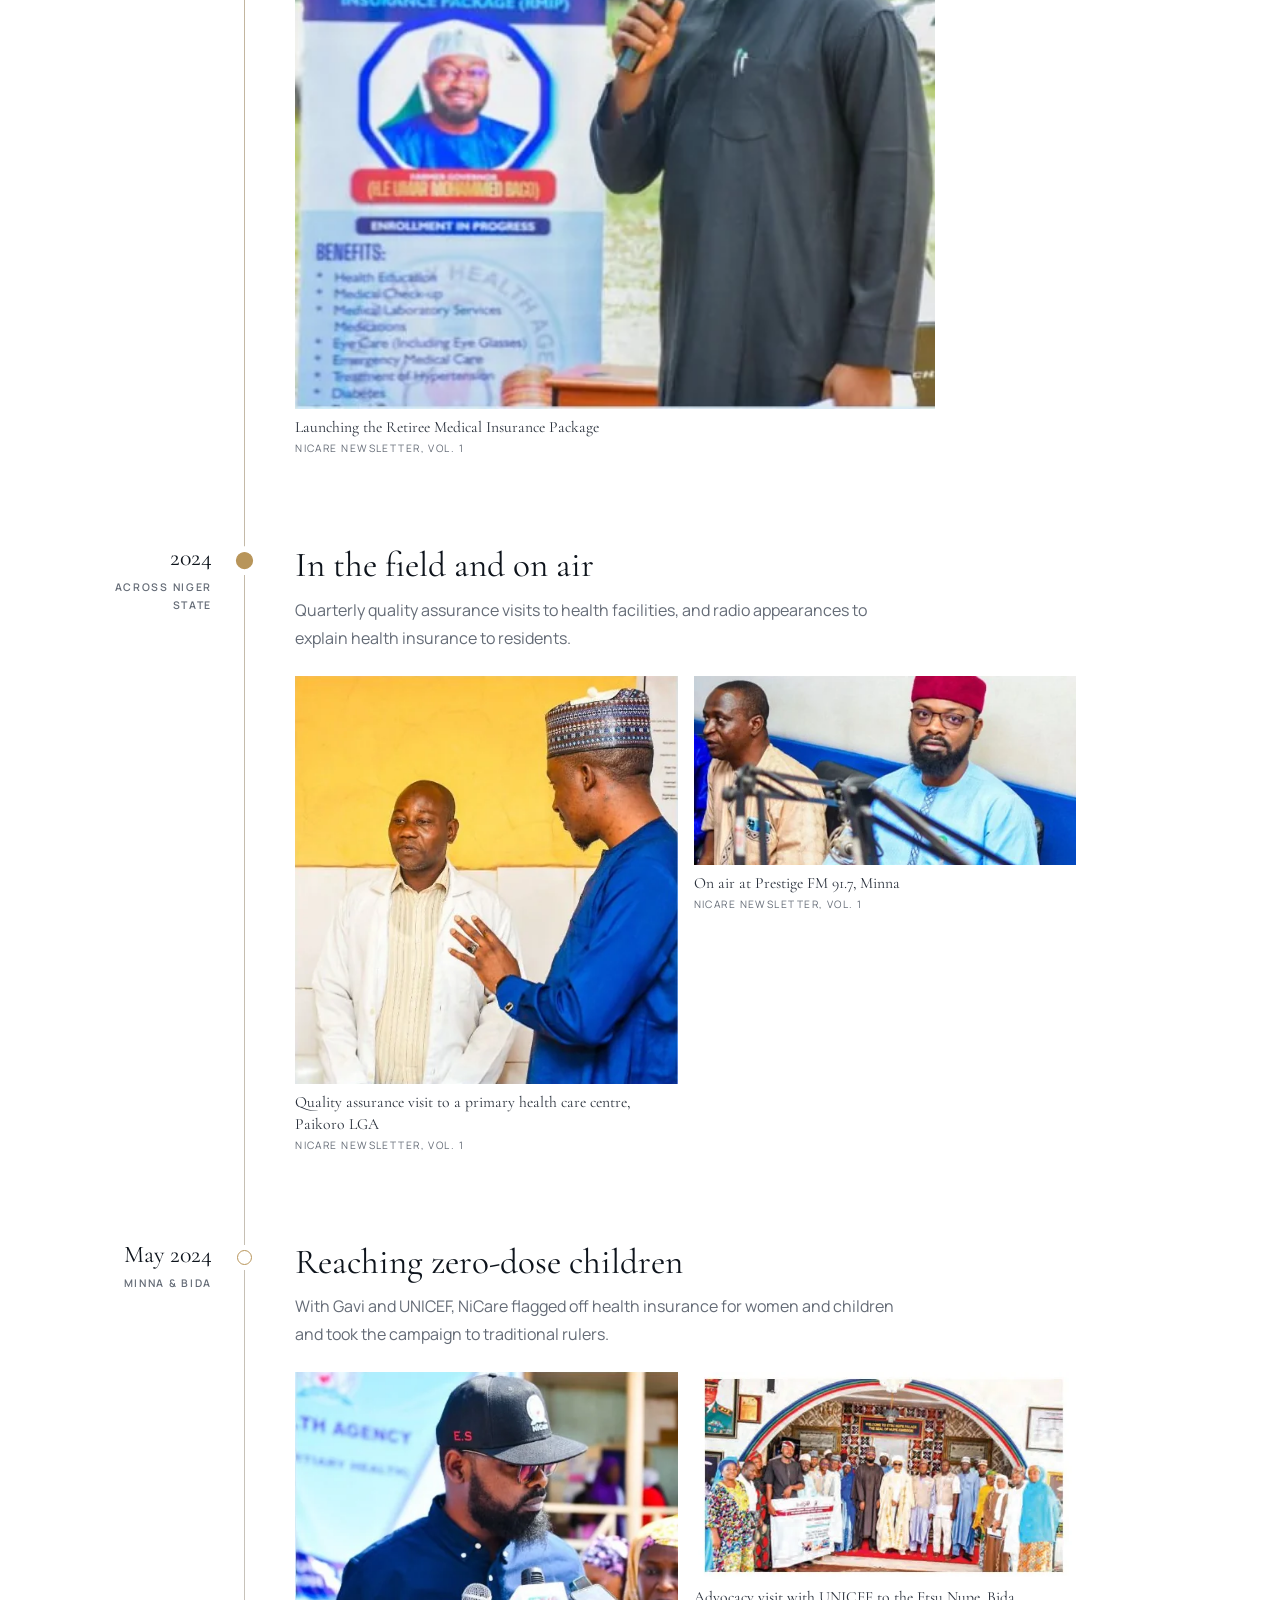
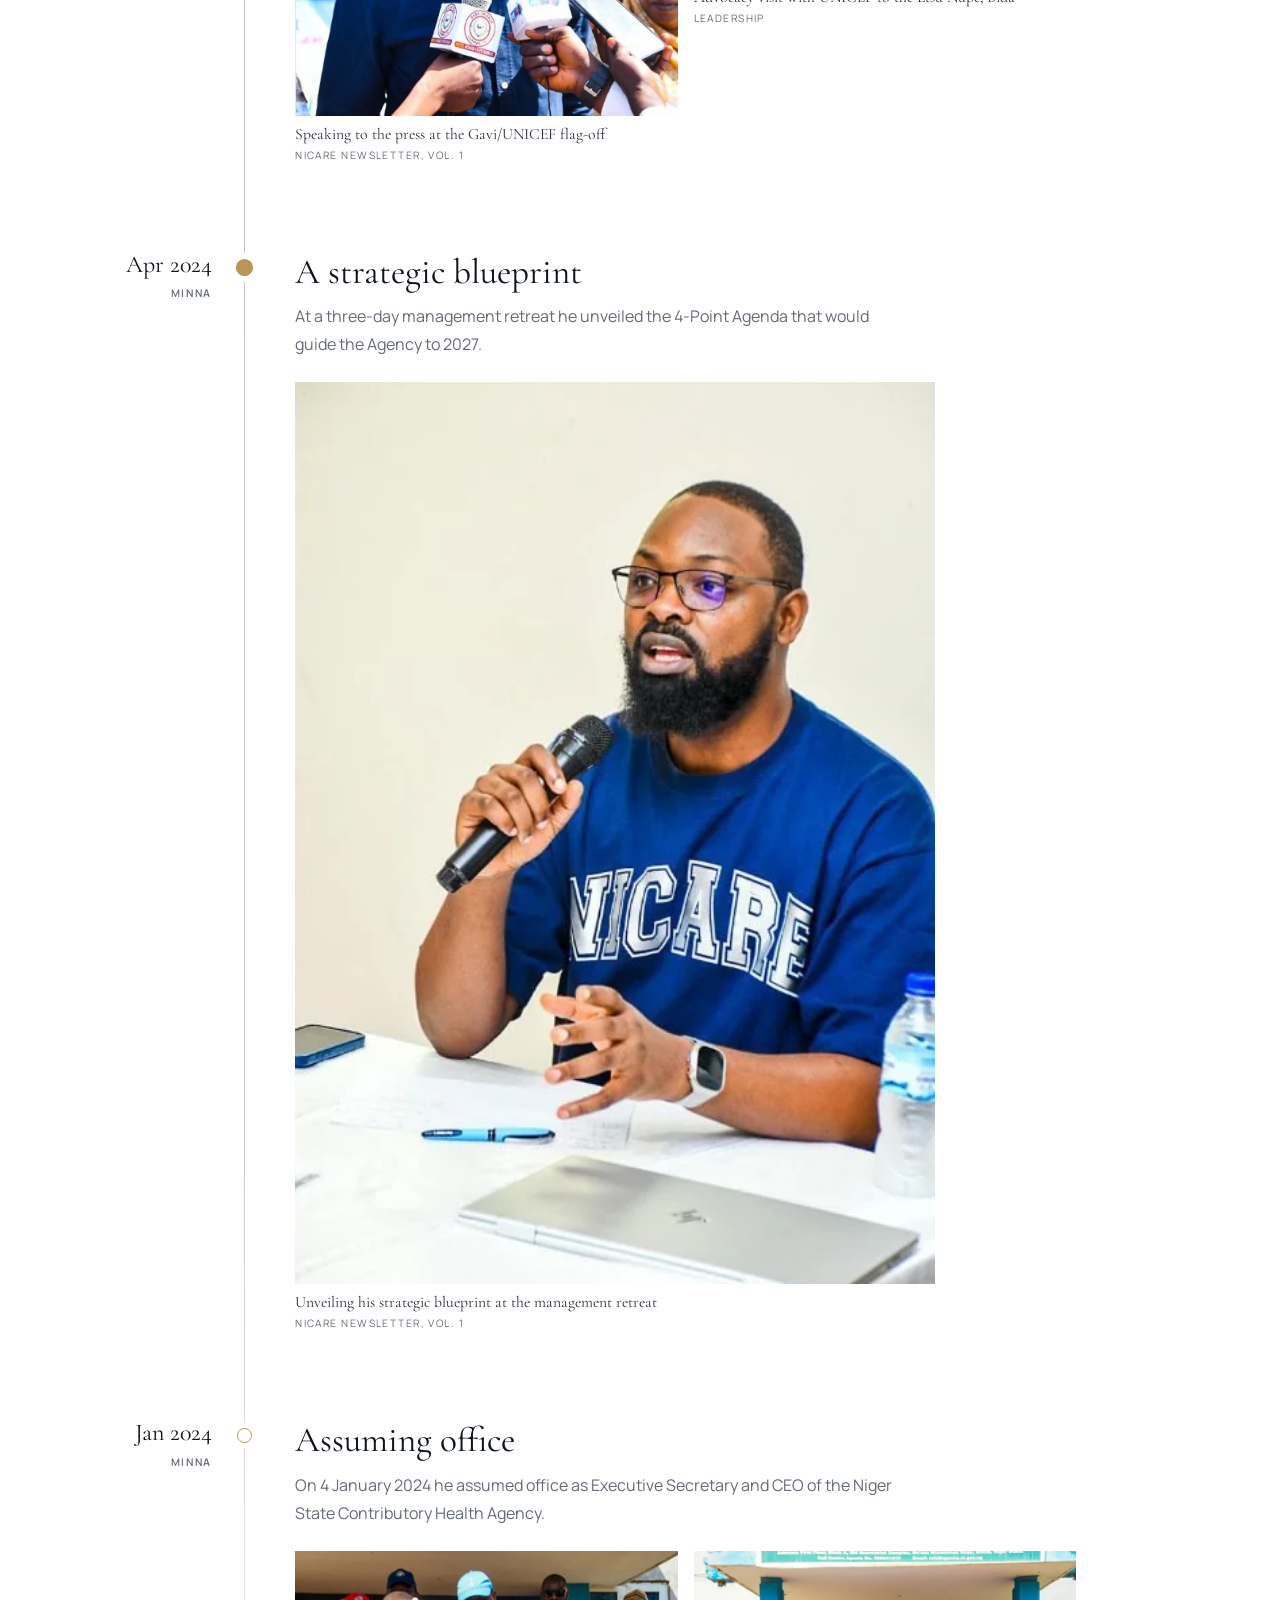
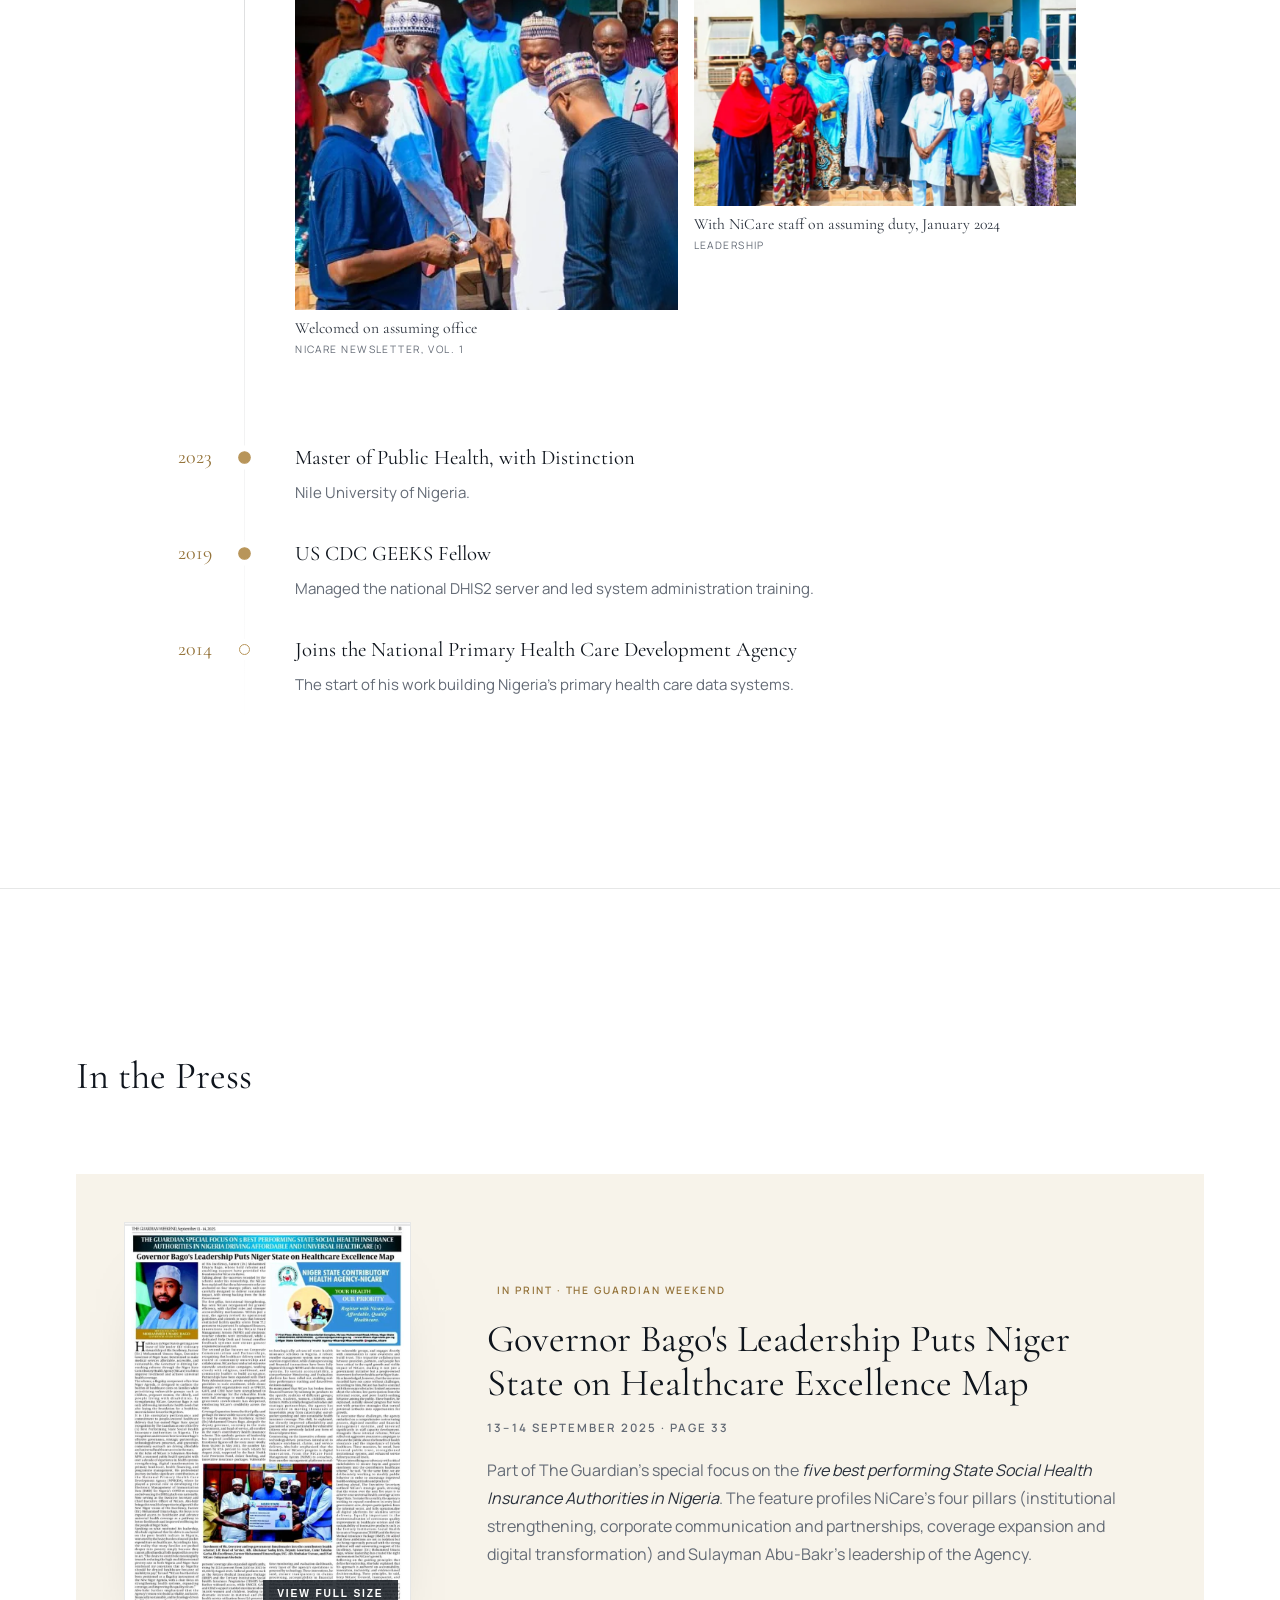
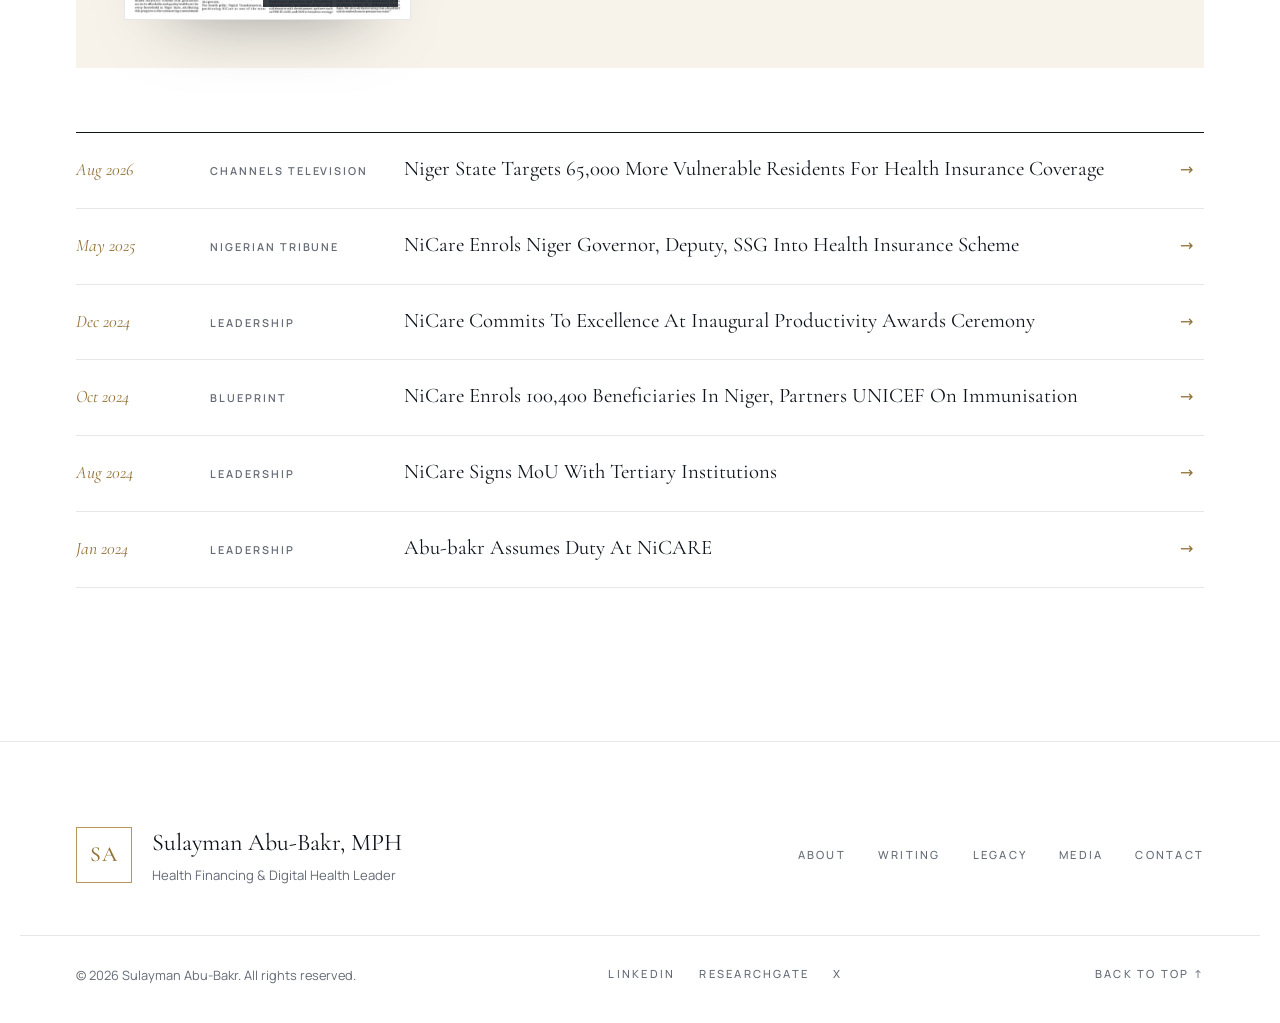
<file: media.html>
<!DOCTYPE html>
<html lang="en" class="no-js">
<head>
  <meta charset="UTF-8">
  <meta name="viewport" content="width=device-width, initial-scale=1.0">
  <title>Media — Sulayman Abu-Bakr, MPH</title>
  <meta name="description" content="Photographs of Sulayman Abu-Bakr, MPH, at work and in public life, and selected press coverage.">
  <meta property="og:title" content="Media — Sulayman Abu-Bakr, MPH">
  <meta property="og:description" content="Health Financing & Digital Health Leader. Executive Secretary/CEO, Niger State Contributory Health Agency.">
  <meta property="og:type" content="profile">
  <meta property="og:image" content="https://www.sulaymanabu-bakr.com/images/gallery/official-portrait.jpg">
  <meta property="og:url" content="https://www.sulaymanabu-bakr.com/media">
  <link rel="canonical" href="https://www.sulaymanabu-bakr.com/media">
  <meta name="theme-color" content="#ffffff">

  <link rel="icon" href="images/favicon.svg" type="image/svg+xml">
  <link rel="icon" href="images/favicon-48.png" type="image/png" sizes="48x48">
  <link rel="apple-touch-icon" href="images/apple-touch-icon.png">

  <link rel="preload" href="fonts/cormorant-garamond.woff2" as="font" type="font/woff2" crossorigin>
  <link rel="preload" href="fonts/cormorant-garamond-italic.woff2" as="font" type="font/woff2" crossorigin>
  <link rel="preload" href="fonts/manrope.woff2" as="font" type="font/woff2" crossorigin>
  <link rel="stylesheet" href="css/styles.css?v=b6913274">
</head>
<body class="page-media">
  <a href="#story" class="skip-link">Skip to content</a>

  <!-- ============ NAVIGATION ============ -->
  <header class="nav" id="nav">
    <div class="nav__inner container">
      <a href="index.html" class="nav__brand" aria-label="Sulayman Abu-Bakr — home">
        <span class="monogram">SA</span>
        <span class="nav__name">Sulayman Abu-Bakr</span>
      </a>
      <nav class="nav__links" id="navLinks" aria-label="Primary">
        <a href="profile.html">About</a>
        <a href="writing.html">Writing</a>
        <a href="family.html">Legacy</a>
        <a href="media.html" class="is-active" aria-current="page">Media</a>
        <a href="profile.html#contact" class="nav__cta">Contact</a>
      </nav>
      <button class="nav__toggle" id="navToggle" aria-label="Open menu" aria-expanded="false" aria-controls="navLinks">
        <span></span><span></span>
      </button>
    </div>
  </header>

  <main id="top">

    <section class="page-hero page-hero--split">
      <div class="container page-hero__grid">
        <div>
          <p class="eyebrow">Media</p>
          <h1 class="page-hero__title">A story<br><em>in pictures.</em></h1>
          <p class="page-hero__lede">Moments from his work and public life, newest first. Select any photograph to view it larger.</p>
        </div>
        <figure class="page-hero__photo">
          <picture>
            <source type="image/webp" srcset="images/gallery/official-portrait-800.webp">
            <img src="images/gallery/official-portrait.jpg" alt="Official portrait of Sulayman Abu-Bakr" width="1200" height="885" fetchpriority="high">
          </picture>
        </figure>
      </div>
    </section>

    <section class="section" id="story">
      <div class="container">
        <div class="story" id="gallery">
          <article class="moment">
            <div class="moment__when">
              <span class="moment__date">Sep 2026</span>
              <span class="moment__place">Minna</span>
            </div>
            <span class="moment__node" aria-hidden="true"></span>
            <div class="moment__body">
              <h2 class="moment__title">Recognised for service</h2>
              <p class="moment__text">Honoured with a Certificate of Recognition by the Female Director Generals of Niger State at their Awards &amp; Appreciation Dinner on 16 September.</p>
              <div class="moment__photos">
              <figure class="moment__photo moment__photo--tall">
                <button type="button" class="gallery__open wall__open" data-full="images/gallery/recognition-female-dgs-2026.webp" data-caption="Receiving the Certificate of Recognition from the Female Director Generals of Niger State" data-credit="Photo: Sulayman Abu-Bakr on X">
                  <picture>
                    <source type="image/webp" srcset="images/gallery/recognition-female-dgs-2026-800.webp 800w, images/gallery/recognition-female-dgs-2026.webp 1200w" sizes="(max-width: 900px) 100vw, 60vw">
                    <img src="images/gallery/recognition-female-dgs-2026.jpg" alt="Receiving the Certificate of Recognition from the Female Director Generals of Niger State" width="1200" height="1600" loading="lazy" decoding="async">
                  </picture>
                </button>
                <figcaption>Receiving the Certificate of Recognition from the Female Director Generals of Niger State<small>Sulayman Abu-Bakr on X</small></figcaption>
              </figure>
              </div>
            </div>
          </article>
          <article class="moment">
            <div class="moment__when">
              <span class="moment__date">Aug 2026</span>
              <span class="moment__place">Abuja</span>
            </div>
            <span class="moment__node" aria-hidden="true"></span>
            <div class="moment__body">
              <h2 class="moment__title">Public health in a changing world</h2>
              <p class="moment__text">Represented NiCare and Niger State at the joint conference of the Society for Public Health Professionals of Nigeria and the Professional Association of Public Health Nurses of Nigeria.</p>
              <div class="moment__photos moment__photos--two">
              <figure class="moment__photo">
                <button type="button" class="gallery__open wall__open" data-full="images/gallery/sphpn-conference-speaking-2026.webp" data-caption="Speaking at the SPHPN &amp; PAPHNON Joint Conference" data-credit="Photo: Sulayman Abu-Bakr on X">
                  <picture>
                    <source type="image/webp" srcset="images/gallery/sphpn-conference-speaking-2026-800.webp 800w, images/gallery/sphpn-conference-speaking-2026.webp 1600w" sizes="(max-width: 900px) 100vw, 60vw">
                    <img src="images/gallery/sphpn-conference-speaking-2026.jpg" alt="Speaking at the SPHPN &amp; PAPHNON Joint Conference" width="1600" height="1067" loading="lazy" decoding="async">
                  </picture>
                </button>
                <figcaption>Speaking at the SPHPN &amp; PAPHNON Joint Conference<small>Sulayman Abu-Bakr on X</small></figcaption>
              </figure>
              <figure class="moment__photo">
                <button type="button" class="gallery__open wall__open" data-full="images/gallery/sphpn-conference-2026.webp" data-caption="With delegates at the conference, Abuja" data-credit="Photo: Sulayman Abu-Bakr on X">
                  <picture>
                    <source type="image/webp" srcset="images/gallery/sphpn-conference-2026-800.webp 800w, images/gallery/sphpn-conference-2026.webp 1600w" sizes="(max-width: 900px) 100vw, 60vw">
                    <img src="images/gallery/sphpn-conference-2026.jpg" alt="With delegates at the conference, Abuja" width="1600" height="1067" loading="lazy" decoding="async">
                  </picture>
                </button>
                <figcaption>With delegates at the conference, Abuja<small>Sulayman Abu-Bakr on X</small></figcaption>
              </figure>
              </div>
            </div>
          </article>
          <article class="moment">
            <div class="moment__when">
              <span class="moment__date">Aug 2026</span>
              <span class="moment__place">Kigali, Rwanda</span>
            </div>
            <span class="moment__node" aria-hidden="true"></span>
            <div class="moment__body">
              <h2 class="moment__title">Leading in the age of AI</h2>
              <p class="moment__text">A week of executive training with the African Centre for Tax and Governance on public sector transformation, and a close look at how Rwanda digitised its government services.</p>
              <div class="moment__photos moment__photos--two">
              <figure class="moment__photo">
                <button type="button" class="gallery__open wall__open" data-full="images/gallery/kigali-session-2026.webp" data-caption="In session at the ACTG executive training, Kigali" data-credit="Photo: Sulayman Abu-Bakr on X">
                  <picture>
                    <source type="image/webp" srcset="images/gallery/kigali-session-2026-800.webp 800w, images/gallery/kigali-session-2026.webp 1600w" sizes="(max-width: 900px) 100vw, 60vw">
                    <img src="images/gallery/kigali-session-2026.jpg" alt="In session at the ACTG executive training, Kigali" width="1600" height="1061" loading="lazy" decoding="async">
                  </picture>
                </button>
                <figcaption>In session at the ACTG executive training, Kigali<small>Sulayman Abu-Bakr on X</small></figcaption>
              </figure>
              <figure class="moment__photo">
                <button type="button" class="gallery__open wall__open" data-full="images/gallery/kigali-certificate-2026.webp" data-caption="Completing the programme" data-credit="Photo: Sulayman Abu-Bakr on X">
                  <picture>
                    <source type="image/webp" srcset="images/gallery/kigali-certificate-2026-800.webp 800w, images/gallery/kigali-certificate-2026.webp 1600w" sizes="(max-width: 900px) 100vw, 60vw">
                    <img src="images/gallery/kigali-certificate-2026.jpg" alt="Completing the programme" width="1600" height="900" loading="lazy" decoding="async">
                  </picture>
                </button>
                <figcaption>Completing the programme<small>Sulayman Abu-Bakr on X</small></figcaption>
              </figure>
              </div>
            </div>
          </article>
          <article class="moment">
            <div class="moment__when">
              <span class="moment__date">Aug 2026</span>
              <span class="moment__place">Minna</span>
            </div>
            <span class="moment__node" aria-hidden="true"></span>
            <div class="moment__body">
              <h2 class="moment__title">Ambassadors for the vulnerable</h2>
              <p class="moment__text">The First Lady of Niger State and the Vice Chairpersons of all 25 LGAs were unveiled as Health Insurance Ambassadors, flagging off the drive to enrol 65,000 more vulnerable residents.</p>
              <div class="moment__photos">
              <figure class="moment__photo">
                <button type="button" class="gallery__open wall__open" data-full="images/gallery/vulnerable-enrolment-drive-2026.webp" data-caption="Flag-off of the drive to enrol 65,000 vulnerable residents, with the First Lady of Niger State" data-credit="Photo: Africa-Press">
                  <picture>
                    <source type="image/webp" srcset="images/gallery/vulnerable-enrolment-drive-2026-800.webp 800w, images/gallery/vulnerable-enrolment-drive-2026.webp 1600w" sizes="(max-width: 900px) 100vw, 60vw">
                    <img src="images/gallery/vulnerable-enrolment-drive-2026.jpg" alt="Flag-off of the drive to enrol 65,000 vulnerable residents, with the First Lady of Niger State" width="1600" height="1200" loading="lazy" decoding="async">
                  </picture>
                </button>
                <figcaption>Flag-off of the drive to enrol 65,000 vulnerable residents, with the First Lady of Niger State<small>Africa-Press</small></figcaption>
              </figure>
              </div>
            </div>
          </article>
          <article class="moment">
            <div class="moment__when">
              <span class="moment__date">Dec 2024</span>
              <span class="moment__place">Minna</span>
            </div>
            <span class="moment__node" aria-hidden="true"></span>
            <div class="moment__body">
              <h2 class="moment__title">The first NiCare Productivity Awards</h2>
              <p class="moment__text">A new tradition to recognise excellent staff, pioneer staff and retirees of the Agency.</p>
              <div class="moment__photos moment__photos--two">
              <figure class="moment__photo">
                <button type="button" class="gallery__open wall__open" data-full="images/gallery/awards-handshake-2024.webp" data-caption="At the first NiCare Productivity Awards" data-credit="Photo: NiCare Newsletter, Vol. 1">
                  <picture>
                    <source type="image/webp" srcset="images/gallery/awards-handshake-2024.webp">
                    <img src="images/gallery/awards-handshake-2024.jpg" alt="At the first NiCare Productivity Awards" width="472" height="456" loading="lazy" decoding="async">
                  </picture>
                </button>
                <figcaption>At the first NiCare Productivity Awards<small>NiCare Newsletter, Vol. 1</small></figcaption>
              </figure>
              <figure class="moment__photo">
                <button type="button" class="gallery__open wall__open" data-full="images/gallery/nicare-awards-2024.webp" data-caption="Presenting an award on the night" data-credit="Photo: Leadership">
                  <picture>
                    <source type="image/webp" srcset="images/gallery/nicare-awards-2024-800.webp 800w, images/gallery/nicare-awards-2024.webp 1280w" sizes="(max-width: 900px) 100vw, 60vw">
                    <img src="images/gallery/nicare-awards-2024.jpg" alt="Presenting an award on the night" width="1280" height="854" loading="lazy" decoding="async">
                  </picture>
                </button>
                <figcaption>Presenting an award on the night<small>Leadership</small></figcaption>
              </figure>
              </div>
            </div>
          </article>
          <article class="moment">
            <div class="moment__when">
              <span class="moment__date">Oct 2024</span>
              <span class="moment__place">Minna</span>
            </div>
            <span class="moment__node" aria-hidden="true"></span>
            <div class="moment__body">
              <h2 class="moment__title">Health insurance for retirees</h2>
              <p class="moment__text">Launch of the Retiree Medical Insurance Package, fulfilling a promise made to the state's pensioners.</p>
              <div class="moment__photos">
              <figure class="moment__photo">
                <button type="button" class="gallery__open wall__open" data-full="images/gallery/retirees-launch-2024.webp" data-caption="Launching the Retiree Medical Insurance Package" data-credit="Photo: NiCare Newsletter, Vol. 1">
                  <picture>
                    <source type="image/webp" srcset="images/gallery/retirees-launch-2024.webp">
                    <img src="images/gallery/retirees-launch-2024.jpg" alt="Launching the Retiree Medical Insurance Package" width="458" height="488" loading="lazy" decoding="async">
                  </picture>
                </button>
                <figcaption>Launching the Retiree Medical Insurance Package<small>NiCare Newsletter, Vol. 1</small></figcaption>
              </figure>
              </div>
            </div>
          </article>
          <article class="moment">
            <div class="moment__when">
              <span class="moment__date">2024</span>
              <span class="moment__place">Across Niger State</span>
            </div>
            <span class="moment__node" aria-hidden="true"></span>
            <div class="moment__body">
              <h2 class="moment__title">In the field and on air</h2>
              <p class="moment__text">Quarterly quality assurance visits to health facilities, and radio appearances to explain health insurance to residents.</p>
              <div class="moment__photos moment__photos--two">
              <figure class="moment__photo">
                <button type="button" class="gallery__open wall__open" data-full="images/gallery/quality-visit-2024.webp" data-caption="Quality assurance visit to a primary health care centre, Paikoro LGA" data-credit="Photo: NiCare Newsletter, Vol. 1">
                  <picture>
                    <source type="image/webp" srcset="images/gallery/quality-visit-2024.webp">
                    <img src="images/gallery/quality-visit-2024.jpg" alt="Quality assurance visit to a primary health care centre, Paikoro LGA" width="472" height="504" loading="lazy" decoding="async">
                  </picture>
                </button>
                <figcaption>Quality assurance visit to a primary health care centre, Paikoro LGA<small>NiCare Newsletter, Vol. 1</small></figcaption>
              </figure>
              <figure class="moment__photo">
                <button type="button" class="gallery__open wall__open" data-full="images/gallery/prestige-fm.webp" data-caption="On air at Prestige FM 91.7, Minna" data-credit="Photo: NiCare Newsletter, Vol. 1">
                  <picture>
                    <source type="image/webp" srcset="images/gallery/prestige-fm.webp">
                    <img src="images/gallery/prestige-fm.jpg" alt="On air at Prestige FM 91.7, Minna" width="500" height="248" loading="lazy" decoding="async">
                  </picture>
                </button>
                <figcaption>On air at Prestige FM 91.7, Minna<small>NiCare Newsletter, Vol. 1</small></figcaption>
              </figure>
              </div>
            </div>
          </article>
          <article class="moment">
            <div class="moment__when">
              <span class="moment__date">May 2024</span>
              <span class="moment__place">Minna &amp; Bida</span>
            </div>
            <span class="moment__node" aria-hidden="true"></span>
            <div class="moment__body">
              <h2 class="moment__title">Reaching zero-dose children</h2>
              <p class="moment__text">With Gavi and UNICEF, NiCare flagged off health insurance for women and children and took the campaign to traditional rulers.</p>
              <div class="moment__photos moment__photos--two">
              <figure class="moment__photo">
                <button type="button" class="gallery__open wall__open" data-full="images/gallery/gavi-flag-off-2024.webp" data-caption="Speaking to the press at the Gavi/UNICEF flag-off" data-credit="Photo: NiCare Newsletter, Vol. 1">
                  <picture>
                    <source type="image/webp" srcset="images/gallery/gavi-flag-off-2024.webp">
                    <img src="images/gallery/gavi-flag-off-2024.jpg" alt="Speaking to the press at the Gavi/UNICEF flag-off" width="476" height="428" loading="lazy" decoding="async">
                  </picture>
                </button>
                <figcaption>Speaking to the press at the Gavi/UNICEF flag-off<small>NiCare Newsletter, Vol. 1</small></figcaption>
              </figure>
              <figure class="moment__photo">
                <button type="button" class="gallery__open wall__open" data-full="images/gallery/etsu-nupe-advocacy-2024.webp" data-caption="Advocacy visit with UNICEF to the Etsu Nupe, Bida" data-credit="Photo: Leadership">
                  <picture>
                    <source type="image/webp" srcset="images/gallery/etsu-nupe-advocacy-2024.webp">
                    <img src="images/gallery/etsu-nupe-advocacy-2024.jpg" alt="Advocacy visit with UNICEF to the Etsu Nupe, Bida" width="603" height="326" loading="lazy" decoding="async">
                  </picture>
                </button>
                <figcaption>Advocacy visit with UNICEF to the Etsu Nupe, Bida<small>Leadership</small></figcaption>
              </figure>
              </div>
            </div>
          </article>
          <article class="moment">
            <div class="moment__when">
              <span class="moment__date">Apr 2024</span>
              <span class="moment__place">Minna</span>
            </div>
            <span class="moment__node" aria-hidden="true"></span>
            <div class="moment__body">
              <h2 class="moment__title">A strategic blueprint</h2>
              <p class="moment__text">At a three-day management retreat he unveiled the 4-Point Agenda that would guide the Agency to 2027.</p>
              <div class="moment__photos">
              <figure class="moment__photo moment__photo--tall">
                <button type="button" class="gallery__open wall__open" data-full="images/gallery/retreat-2024.webp" data-caption="Unveiling his strategic blueprint at the management retreat" data-credit="Photo: NiCare Newsletter, Vol. 1">
                  <picture>
                    <source type="image/webp" srcset="images/gallery/retreat-2024.webp">
                    <img src="images/gallery/retreat-2024.jpg" alt="Unveiling his strategic blueprint at the management retreat" width="474" height="668" loading="lazy" decoding="async">
                  </picture>
                </button>
                <figcaption>Unveiling his strategic blueprint at the management retreat<small>NiCare Newsletter, Vol. 1</small></figcaption>
              </figure>
              </div>
            </div>
          </article>
          <article class="moment">
            <div class="moment__when">
              <span class="moment__date">Jan 2024</span>
              <span class="moment__place">Minna</span>
            </div>
            <span class="moment__node" aria-hidden="true"></span>
            <div class="moment__body">
              <h2 class="moment__title">Assuming office</h2>
              <p class="moment__text">On 4 January 2024 he assumed office as Executive Secretary and CEO of the Niger State Contributory Health Agency.</p>
              <div class="moment__photos moment__photos--two">
              <figure class="moment__photo">
                <button type="button" class="gallery__open wall__open" data-full="images/gallery/welcome-2024.webp" data-caption="Welcomed on assuming office" data-credit="Photo: NiCare Newsletter, Vol. 1">
                  <picture>
                    <source type="image/webp" srcset="images/gallery/welcome-2024.webp">
                    <img src="images/gallery/welcome-2024.jpg" alt="Welcomed on assuming office" width="464" height="436" loading="lazy" decoding="async">
                  </picture>
                </button>
                <figcaption>Welcomed on assuming office<small>NiCare Newsletter, Vol. 1</small></figcaption>
              </figure>
              <figure class="moment__photo">
                <button type="button" class="gallery__open wall__open" data-full="images/gallery/assumes-duty-2024.webp" data-caption="With NiCare staff on assuming duty, January 2024" data-credit="Photo: Leadership">
                  <picture>
                    <source type="image/webp" srcset="images/gallery/assumes-duty-2024-800.webp 800w, images/gallery/assumes-duty-2024.webp 1024w" sizes="(max-width: 900px) 100vw, 60vw">
                    <img src="images/gallery/assumes-duty-2024.jpg" alt="With NiCare staff on assuming duty, January 2024" width="1024" height="683" loading="lazy" decoding="async">
                  </picture>
                </button>
                <figcaption>With NiCare staff on assuming duty, January 2024<small>Leadership</small></figcaption>
              </figure>
              </div>
            </div>
          </article>
          <article class="moment moment--small">
            <div class="moment__when"><span class="moment__date">2023</span></div>
            <span class="moment__node" aria-hidden="true"></span>
            <div class="moment__body">
              <h2 class="moment__title">Master of Public Health, with Distinction</h2>
              <p class="moment__text">Nile University of Nigeria.</p>
            </div>
          </article>
          <article class="moment moment--small">
            <div class="moment__when"><span class="moment__date">2019</span></div>
            <span class="moment__node" aria-hidden="true"></span>
            <div class="moment__body">
              <h2 class="moment__title">US CDC GEEKS Fellow</h2>
              <p class="moment__text">Managed the national DHIS2 server and led system administration training.</p>
            </div>
          </article>
          <article class="moment moment--small">
            <div class="moment__when"><span class="moment__date">2014</span></div>
            <span class="moment__node" aria-hidden="true"></span>
            <div class="moment__body">
              <h2 class="moment__title">Joins the National Primary Health Care Development Agency</h2>
              <p class="moment__text">The start of his work building Nigeria's primary health care data systems.</p>
            </div>
          </article>
        </div>
      </div>
    </section>

    <section class="section" id="press">
      <div class="container">
        <h2 class="block-title">In the Press</h2>
        <article class="clipping reveal">
          <button type="button" class="gallery__open doc__open" data-full="images/newsletters/guardian-feature-2025.webp"
                  data-caption="The Guardian Weekend, 13–14 September 2025: special focus on the 5 best performing State Social Health Insurance Authorities in Nigeria" data-credit="The Guardian (print), page 33">
            <picture>
              <source type="image/webp" srcset="images/newsletters/guardian-feature-2025.webp">
              <img src="images/newsletters/guardian-feature-2025.jpg" alt="The Guardian Weekend newspaper page featuring NiCare among the five best performing state health insurance agencies" width="776" height="1080" loading="lazy" decoding="async">
            </picture>
            <span class="doc__zoom">View full size</span>
          </button>
          <div class="clipping__body">
            <span class="entry__tag">In Print · The Guardian Weekend</span>
            <h3>Governor Bago's Leadership Puts Niger State on Healthcare Excellence Map</h3>
            <p class="clipping__date">13–14 September 2025 · Page 33</p>
            <p>Part of The Guardian's special focus on the <em>five best performing State Social Health
               Insurance Authorities in Nigeria</em>. The feature profiles NiCare's four pillars (institutional
               strengthening, corporate communication and partnerships, coverage expansion and digital
               transformation) and Sulayman Abu-Bakr's leadership of the Agency.</p>
          </div>
        </article>
        <ul class="press press--spaced">
          <li class="press__item reveal">
            <a href="https://www.channelstv.com/2026/08/04/niger-state-targets-65000-more-vulnerable-residents-for-health-insurance-coverage/" target="_blank" rel="noopener">
              <span class="press__date">Aug 2026</span>
              <span class="press__outlet">Channels Television</span>
              <span class="press__title">Niger State Targets 65,000 More Vulnerable Residents For Health Insurance Coverage</span>
              <span class="press__arrow" aria-hidden="true">→</span>
            </a>
          </li>
          <li class="press__item reveal">
            <a href="https://tribuneonlineng.com/nicare-enrolls-niger-gov-deputy-ssg-into-health-insurance-scheme/" target="_blank" rel="noopener">
              <span class="press__date">May 2025</span>
              <span class="press__outlet">Nigerian Tribune</span>
              <span class="press__title">NiCare Enrols Niger Governor, Deputy, SSG Into Health Insurance Scheme</span>
              <span class="press__arrow" aria-hidden="true">→</span>
            </a>
          </li>
          <li class="press__item reveal">
            <a href="https://leadership.ng/nicare-commits-to-excellence-at-inaugural-productivity-awards-ceremony/" target="_blank" rel="noopener">
              <span class="press__date">Dec 2024</span>
              <span class="press__outlet">Leadership</span>
              <span class="press__title">NiCare Commits To Excellence At Inaugural Productivity Awards Ceremony</span>
              <span class="press__arrow" aria-hidden="true">→</span>
            </a>
          </li>
          <li class="press__item reveal">
            <a href="https://blueprint.ng/nicare-enrolls-100400-beneficiaries-in-niger-partners-unicef-on-immunisation/" target="_blank" rel="noopener">
              <span class="press__date">Oct 2024</span>
              <span class="press__outlet">Blueprint</span>
              <span class="press__title">NiCare Enrols 100,400 Beneficiaries In Niger, Partners UNICEF On Immunisation</span>
              <span class="press__arrow" aria-hidden="true">→</span>
            </a>
          </li>
          <li class="press__item reveal">
            <a href="https://leadership.ng/nicare-signs-mou-with-tertiary-institutions/" target="_blank" rel="noopener">
              <span class="press__date">Aug 2024</span>
              <span class="press__outlet">Leadership</span>
              <span class="press__title">NiCare Signs MoU With Tertiary Institutions</span>
              <span class="press__arrow" aria-hidden="true">→</span>
            </a>
          </li>
          <li class="press__item reveal">
            <a href="https://leadership.ng/abu-bakr-assumes-duty-at-nicare/" target="_blank" rel="noopener">
              <span class="press__date">Jan 2024</span>
              <span class="press__outlet">Leadership</span>
              <span class="press__title">Abu-bakr Assumes Duty At NiCARE</span>
              <span class="press__arrow" aria-hidden="true">→</span>
            </a>
          </li>
        </ul>
      </div>
    </section>
  </main>

  <!-- ============ FOOTER ============ -->
  <footer class="footer">
    <div class="container footer__inner">
      <div class="footer__brand">
        <span class="monogram monogram--lg">SA</span>
        <div>
          <p class="footer__name">Sulayman Abu-Bakr, MPH</p>
          <p class="footer__role">Health Financing &amp; Digital Health Leader</p>
        </div>
      </div>
      <nav class="footer__links" aria-label="Footer">
        <a href="profile.html">About</a>
        <a href="writing.html">Writing</a>
        <a href="family.html">Legacy</a>
        <a href="media.html">Media</a>
        <a href="profile.html#contact">Contact</a>
      </nav>
    </div>
    <div class="container footer__base">
      <p>© <span id="year"></span> Sulayman Abu-Bakr. All rights reserved.</p>
      <nav class="footer__social" aria-label="Social media">
        <a href="https://www.linkedin.com/in/sulayman-abu-bakr-mph-1808b078/" target="_blank" rel="noopener">LinkedIn</a>
        <a href="https://www.researchgate.net/profile/Sulayman_Abu-Bakr" target="_blank" rel="noopener">ResearchGate</a>
        <a href="https://x.com/nupemufasa" target="_blank" rel="noopener">X</a>
        <!-- Add Facebook and Instagram here once the profile URLs are confirmed -->
      </nav>
      <a href="#top" class="to-top">Back to top ↑</a>
    </div>
  </footer>

  <button type="button" class="to-top-float" id="toTop" aria-label="Back to top" hidden>
    <svg viewBox="0 0 24 24" aria-hidden="true"><path d="M12 19V5M5.5 11.5 12 5l6.5 6.5"/></svg>
  </button>

  <!-- ============ LIGHTBOX ============ -->
  <div class="lightbox" id="lightbox" role="dialog" aria-modal="true" aria-label="Photo viewer" hidden>
    <button type="button" class="lightbox__close" aria-label="Close">×</button>
    <button type="button" class="lightbox__nav lightbox__nav--prev" aria-label="Previous photo">←</button>
    <figure class="lightbox__figure">
      <img class="lightbox__img" alt="">
      <figcaption class="lightbox__caption"><span></span><small></small></figcaption>
    </figure>
    <button type="button" class="lightbox__nav lightbox__nav--next" aria-label="Next photo">→</button>
  </div>

  <script src="js/main.js?v=17e05866" defer></script>
</body>
</html>
</file>
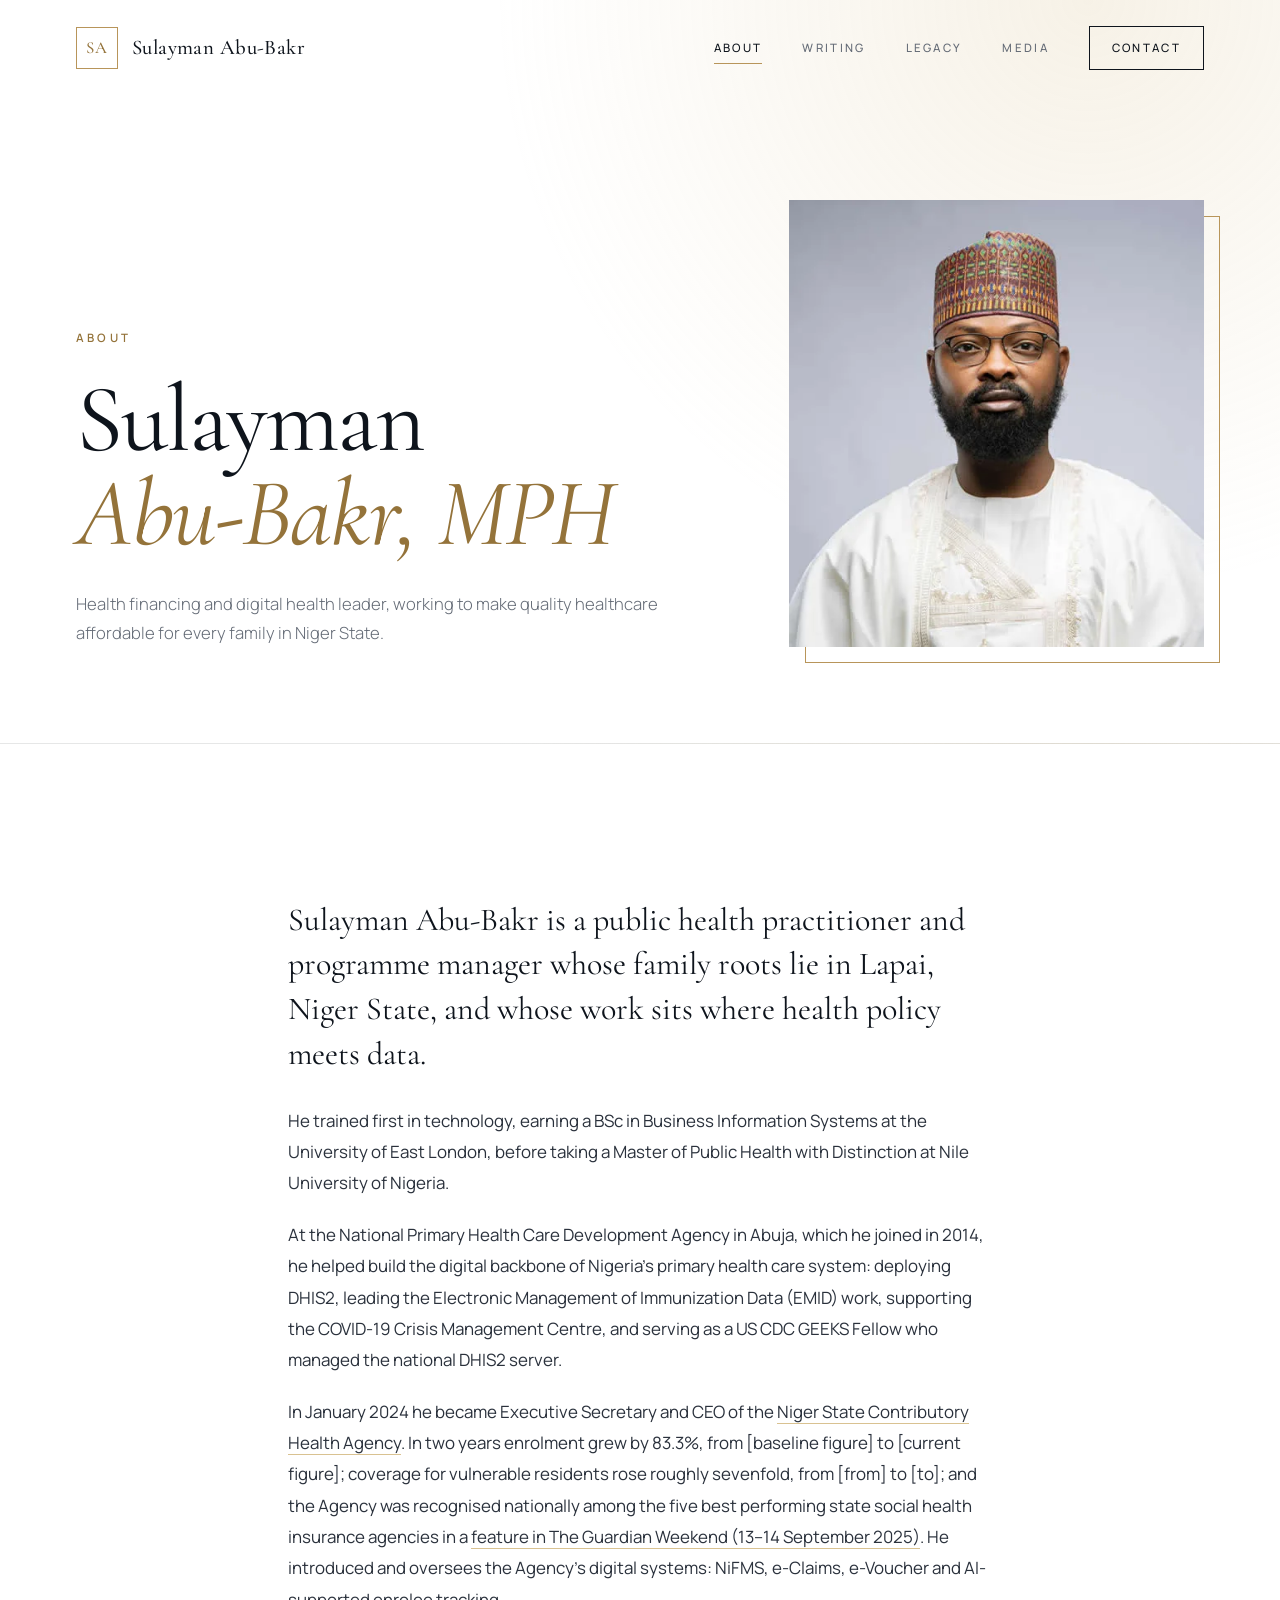
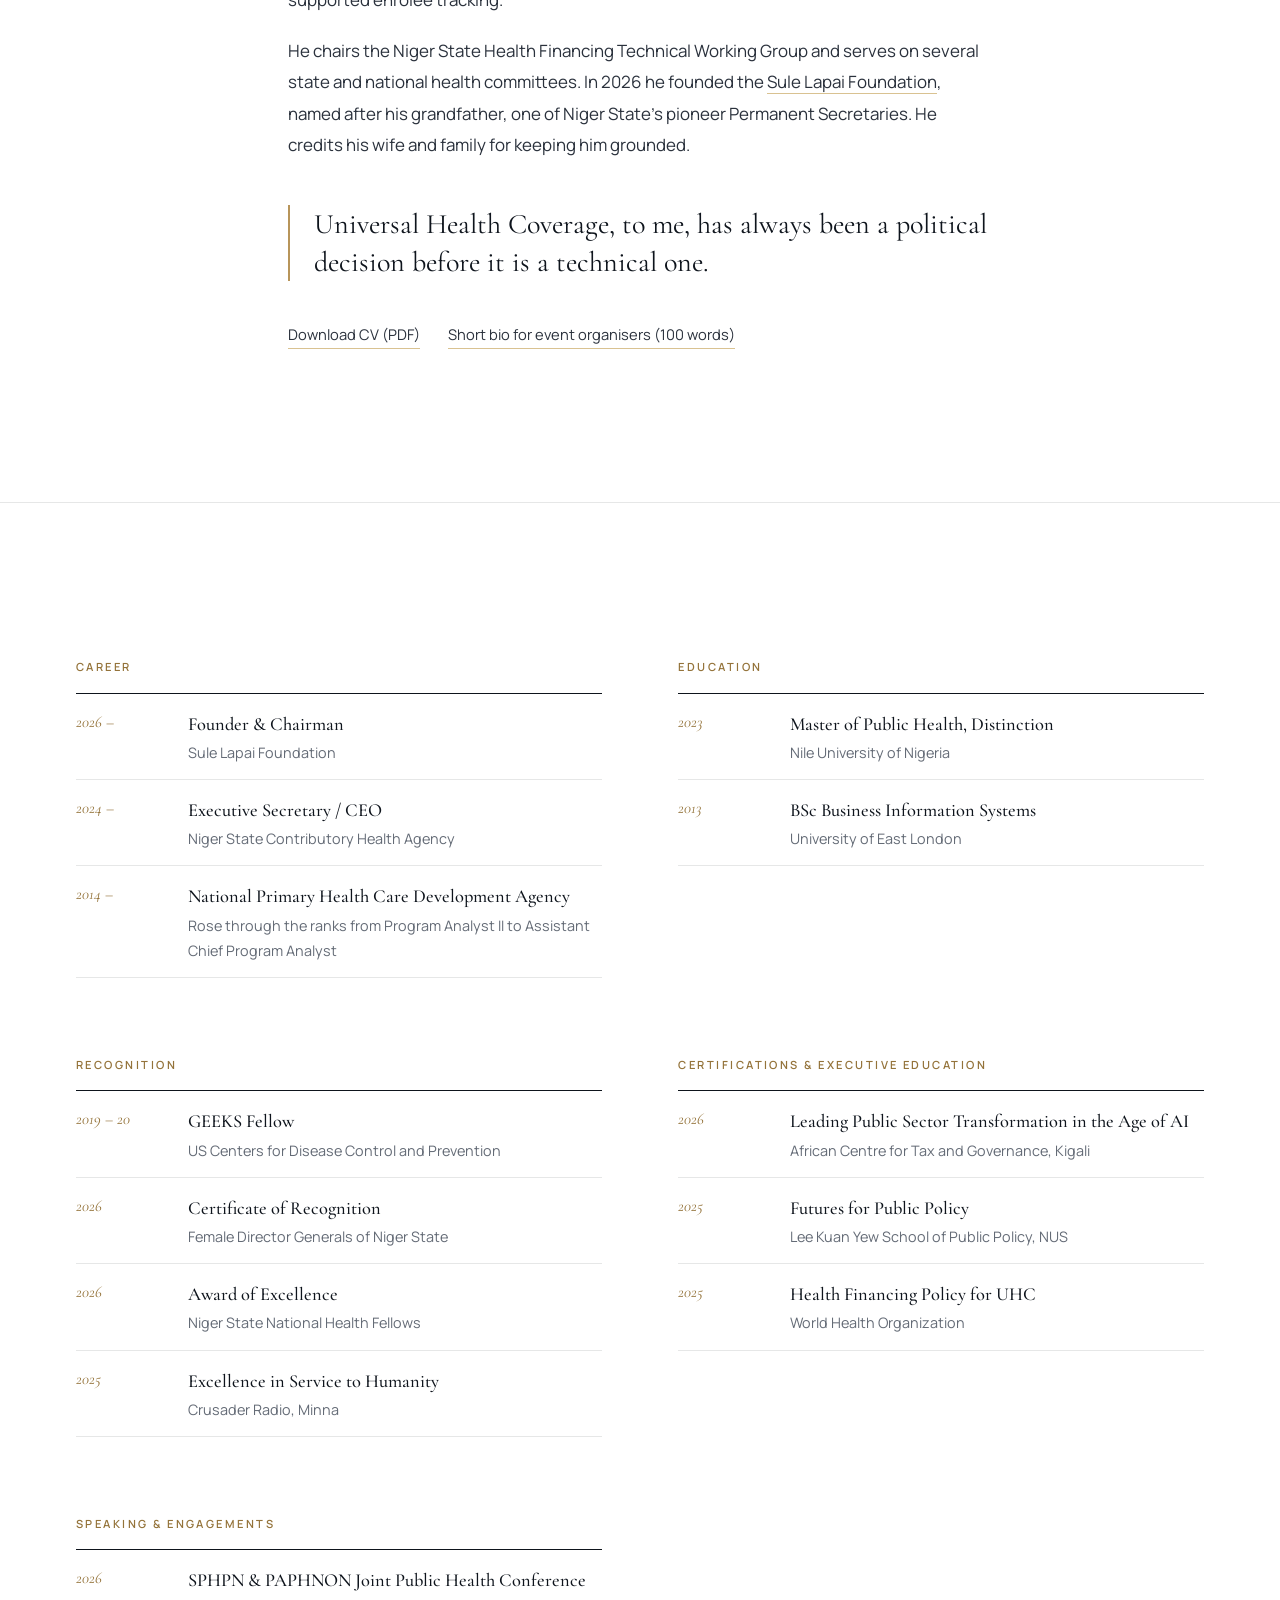
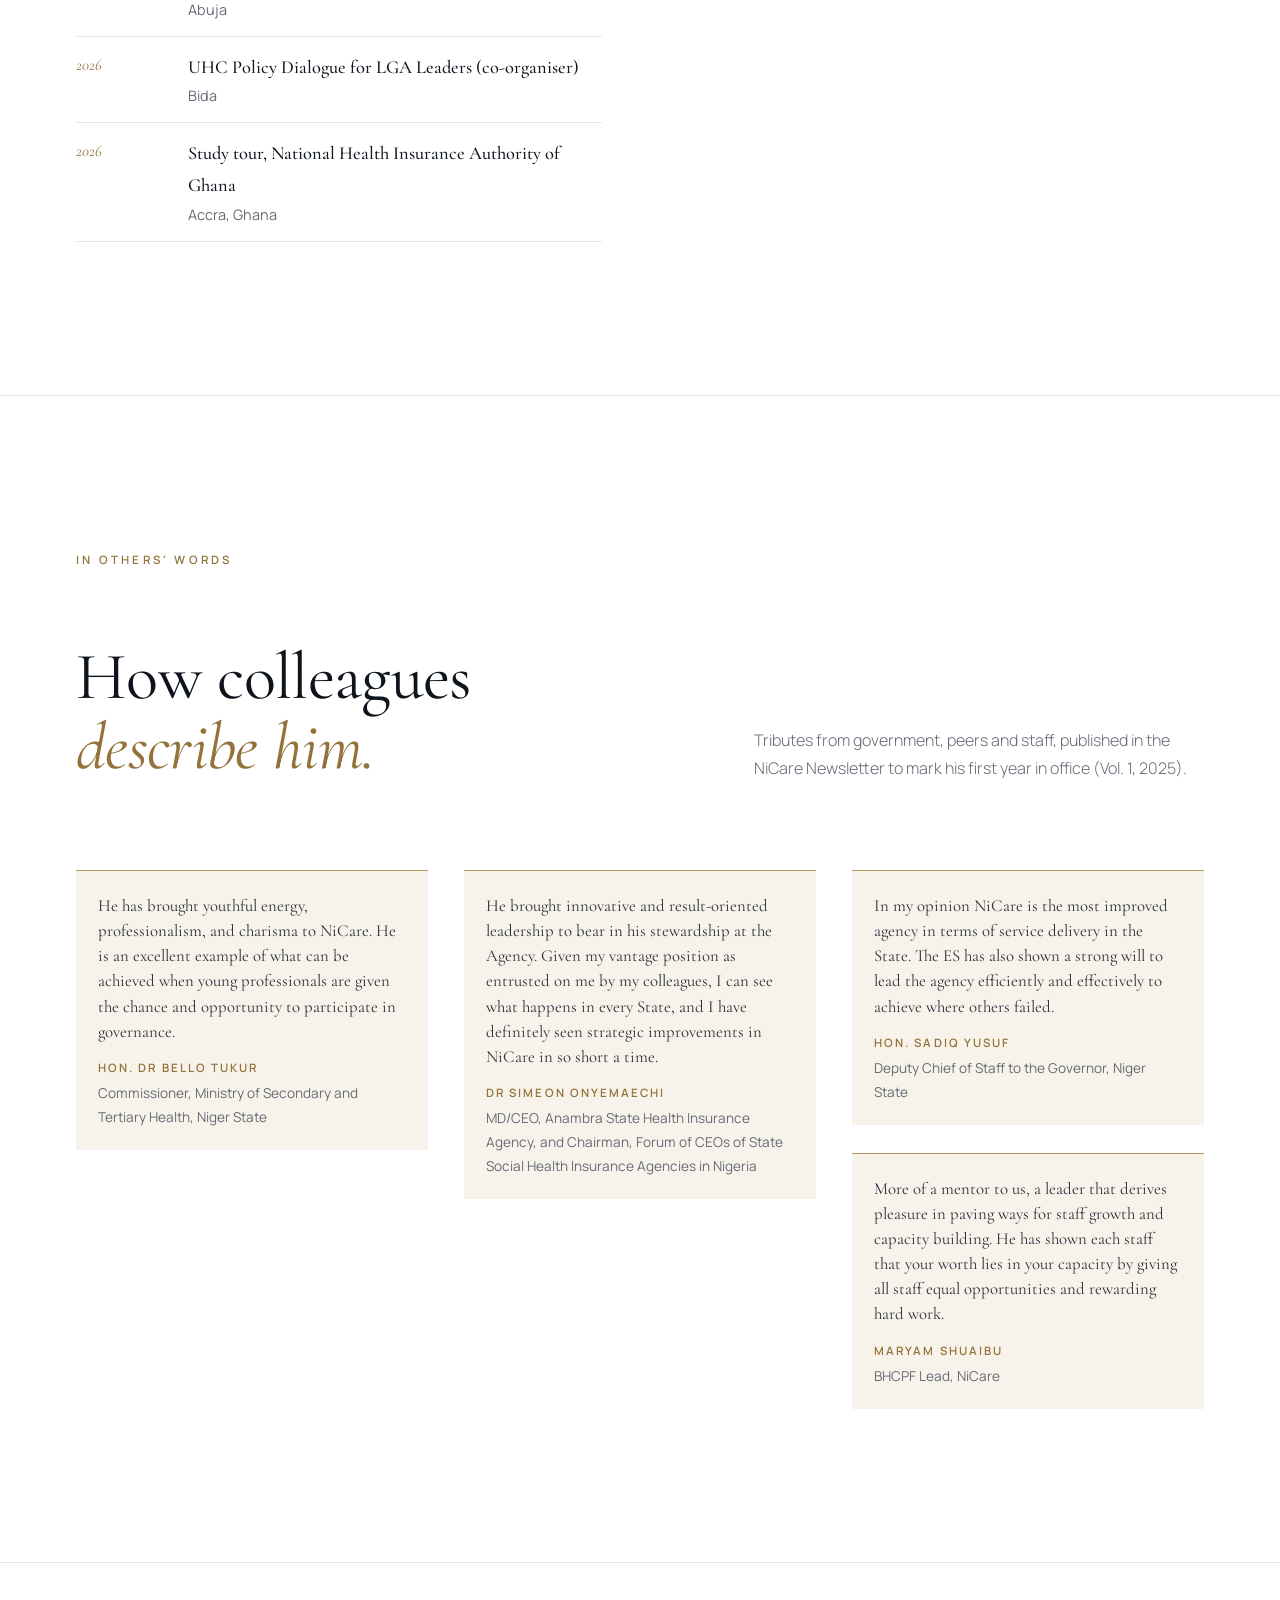
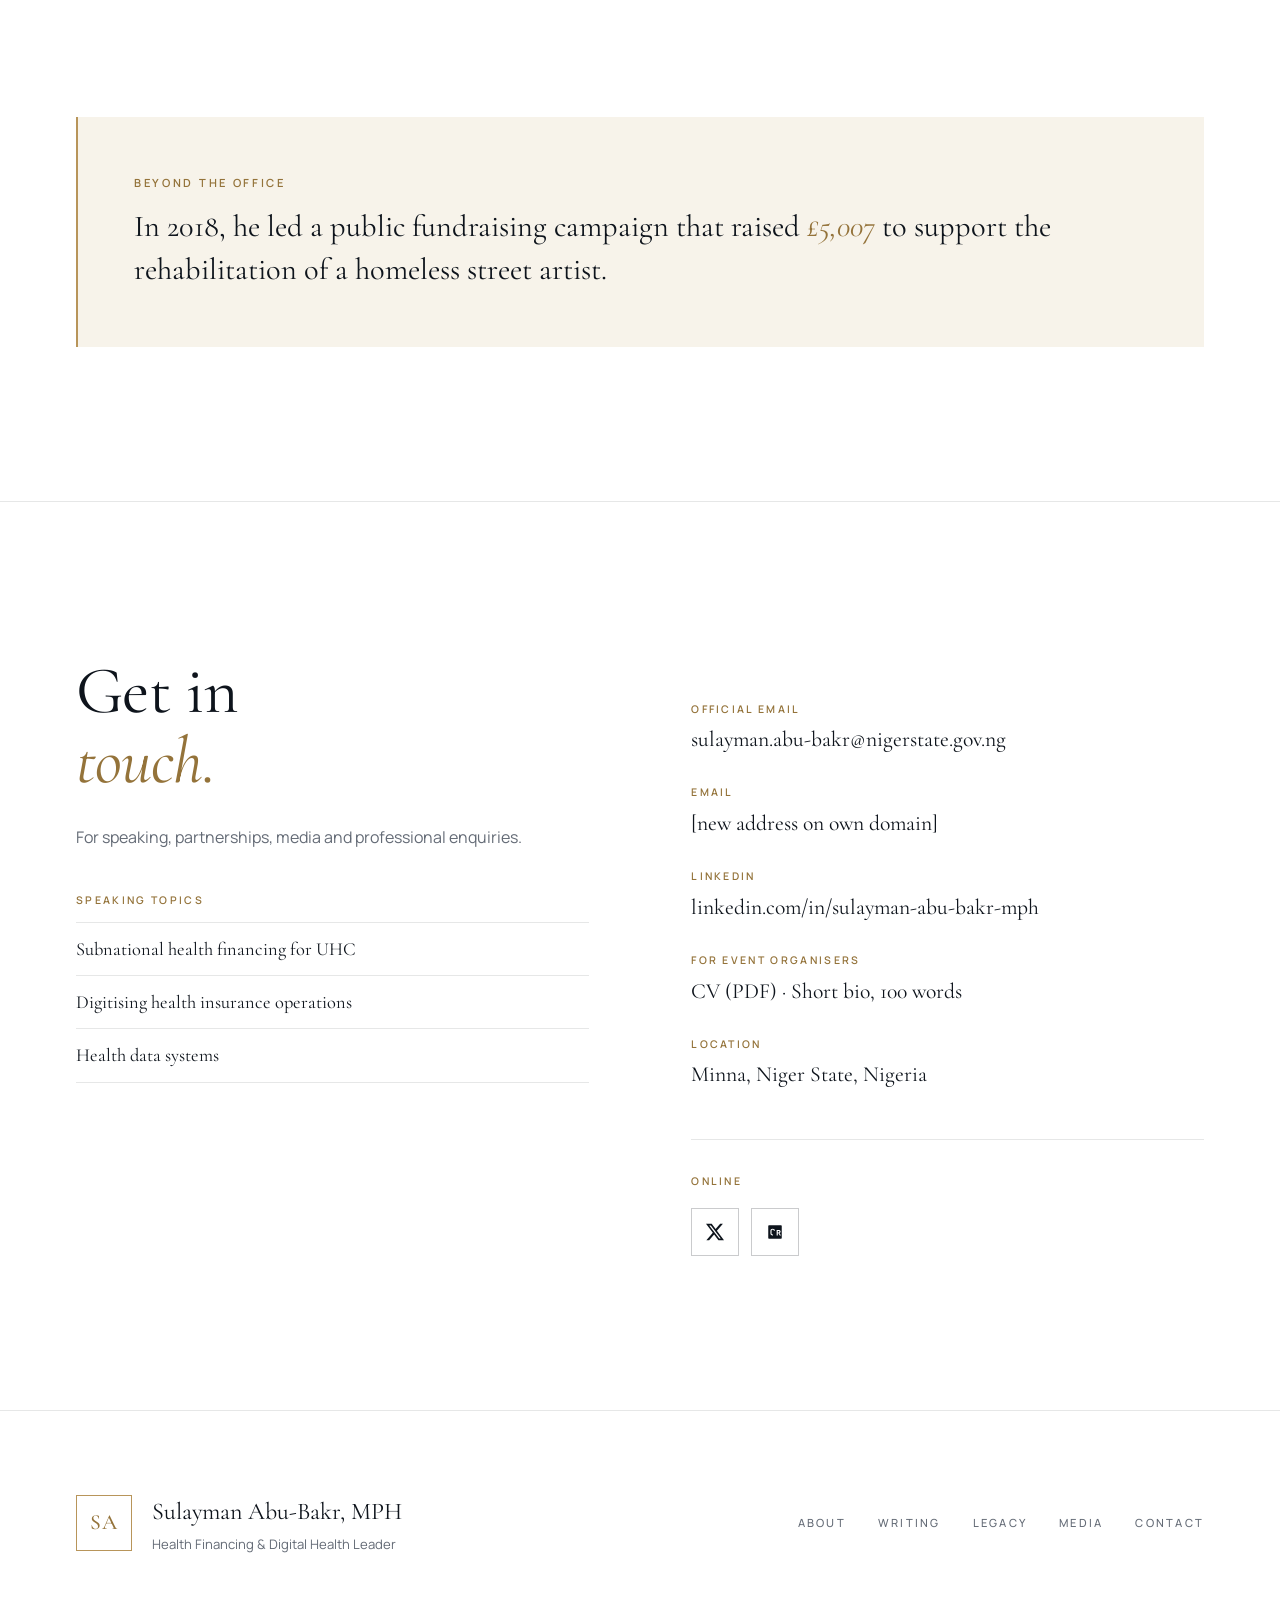
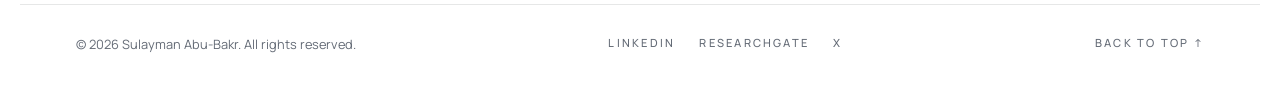
<file: profile.html>
<!DOCTYPE html>
<html lang="en" class="no-js">
<head>
  <meta charset="UTF-8">
  <meta name="viewport" content="width=device-width, initial-scale=1.0">
  <title>About — Sulayman Abu-Bakr, MPH</title>
  <meta name="description" content="About Sulayman Abu-Bakr, MPH: public health practitioner and health informatics specialist, Executive Secretary/CEO of the Niger State Contributory Health Agency and founder of the Sule Lapai Foundation.">
  <meta property="og:title" content="About — Sulayman Abu-Bakr, MPH">
  <meta property="og:description" content="Health Financing & Digital Health Leader. Executive Secretary/CEO, Niger State Contributory Health Agency.">
  <meta property="og:type" content="profile">
  <meta property="og:image" content="https://www.sulaymanabu-bakr.com/images/gallery/official-portrait.jpg">
  <meta property="og:url" content="https://www.sulaymanabu-bakr.com/profile">
  <link rel="canonical" href="https://www.sulaymanabu-bakr.com/profile">
  <meta name="theme-color" content="#ffffff">

  <link rel="icon" href="images/favicon.svg" type="image/svg+xml">
  <link rel="icon" href="images/favicon-48.png" type="image/png" sizes="48x48">
  <link rel="apple-touch-icon" href="images/apple-touch-icon.png">

  <link rel="preload" href="fonts/cormorant-garamond.woff2" as="font" type="font/woff2" crossorigin>
  <link rel="preload" href="fonts/cormorant-garamond-italic.woff2" as="font" type="font/woff2" crossorigin>
  <link rel="preload" href="fonts/manrope.woff2" as="font" type="font/woff2" crossorigin>
  <link rel="preload" href="images/portrait.webp" as="image" type="image/webp" fetchpriority="high">
  <link rel="stylesheet" href="css/styles.css?v=b6913274">
</head>
<body class="page-about">
  <a href="#profile" class="skip-link">Skip to content</a>

  <!-- ============ NAVIGATION ============ -->
  <header class="nav" id="nav">
    <div class="nav__inner container">
      <a href="index.html" class="nav__brand" aria-label="Sulayman Abu-Bakr — home">
        <span class="monogram">SA</span>
        <span class="nav__name">Sulayman Abu-Bakr</span>
      </a>
      <nav class="nav__links" id="navLinks" aria-label="Primary">
        <a href="profile.html" class="is-active" aria-current="page">About</a>
        <a href="writing.html">Writing</a>
        <a href="family.html">Legacy</a>
        <a href="media.html">Media</a>
        <a href="#contact" class="nav__cta">Contact</a>
      </nav>
      <button class="nav__toggle" id="navToggle" aria-label="Open menu" aria-expanded="false" aria-controls="navLinks">
        <span></span><span></span>
      </button>
    </div>
  </header>

  <main id="top">

    <section class="page-hero page-hero--split">
      <div class="container page-hero__grid">
        <div>
          <p class="eyebrow">About</p>
          <h1 class="page-hero__title">Sulayman<br><em>Abu-Bakr, MPH</em></h1>
          <p class="page-hero__lede">
            Health financing and digital health leader, working to make quality healthcare affordable for
            every family in Niger State.
          </p>
        </div>
        <figure class="page-hero__photo">
          <picture>
            <source srcset="images/portrait.webp" type="image/webp">
            <img src="images/portrait.jpg" alt="Portrait of Sulayman Abu-Bakr, MPH" width="500" height="538" fetchpriority="high">
          </picture>
        </figure>
      </div>
    </section>

    <section class="section" id="profile">
      <div class="container">
        <div class="bio">
          <p class="bio__lead">
            Sulayman Abu-Bakr is a public health practitioner and programme manager whose family roots
            lie in Lapai, Niger State, and whose work sits where health policy meets data.
          </p>
          <p>
            He trained first in technology, earning a BSc in Business Information Systems at the University of
            East London, before taking a Master of Public Health with Distinction at Nile University of Nigeria.
          </p>
          <p>
            At the National Primary Health Care Development Agency in Abuja, which he joined in 2014, he helped build
            the digital backbone of Nigeria's primary health care system: deploying DHIS2, leading the Electronic
            Management of Immunization Data (EMID) work, supporting the COVID-19 Crisis Management Centre, and
            serving as a US CDC GEEKS Fellow who managed the national DHIS2 server.
          </p>
          <!-- TODO: replace the bracketed placeholders with the enrolment and vulnerable-coverage figures -->
          <p id="impact">
            In January 2024 he became Executive Secretary and CEO of the
            <a href="https://nicare.nigerstate.gov.ng/" target="_blank" rel="noopener">Niger State Contributory Health Agency</a>.
            In two years enrolment grew by 83.3%, from [baseline figure] to [current figure]; coverage for vulnerable
            residents rose roughly sevenfold, from [from] to [to]; and the Agency was recognised nationally among the
            five best performing state social health insurance agencies in a
            <a href="media.html#press">feature in The Guardian Weekend (13–14 September 2025)</a>.
            He introduced and oversees the Agency's digital systems: NiFMS, e-Claims, e-Voucher and AI-supported
            enrolee tracking.
          </p>
          <p>
            He chairs the Niger State Health Financing Technical Working Group and serves on several state and
            national health committees. In 2026 he founded the
            <a href="family.html#foundation">Sule Lapai Foundation</a>, named after his grandfather, one of Niger
            State's pioneer Permanent Secretaries. He credits his wife and family for keeping him grounded.
          </p>

          <blockquote class="bio__quote">
            <p>Universal Health Coverage, to me, has always been a political decision before it is a technical one.</p>
          </blockquote>

          <!-- TODO: add files/sulayman-abu-bakr-cv.pdf and files/sulayman-abu-bakr-short-bio.pdf -->
          <p class="bio__downloads">
            <a href="files/sulayman-abu-bakr-cv.pdf" download>Download CV (PDF)</a>
            <a href="files/sulayman-abu-bakr-short-bio.pdf" download>Short bio for event organisers (100 words)</a>
          </p>
        </div>
      </div>
    </section>

    <section class="section" id="experience">
      <div class="container">
        <div class="facts-grid">
          <div id="career">
            <h2 class="facts-grid__title">Career</h2>
            <ul class="ledger-list">
              <li><span>2026 –</span><div><strong>Founder &amp; Chairman</strong>Sule Lapai Foundation</div></li>
              <li><span>2024 –</span><div><strong>Executive Secretary / CEO</strong>Niger State Contributory Health Agency</div></li>
              <li><span>2014 –</span><div><strong>National Primary Health Care Development Agency</strong>Rose through the ranks from Program Analyst II to Assistant Chief Program Analyst</div></li>
            </ul>
          </div>
          <div id="credentials">
            <h2 class="facts-grid__title">Education</h2>
            <ul class="ledger-list">
              <li><span>2023</span><div><strong>Master of Public Health, Distinction</strong>Nile University of Nigeria</div></li>
              <li><span>2013</span><div><strong>BSc Business Information Systems</strong>University of East London</div></li>
            </ul>
          </div>
          <div>
            <h2 class="facts-grid__title">Recognition</h2>
            <ul class="ledger-list">
              <li><span>2019 – 20</span><div><strong>GEEKS Fellow</strong>US Centers for Disease Control and Prevention</div></li>
              <li><span>2026</span><div><strong>Certificate of Recognition</strong>Female Director Generals of Niger State</div></li>
              <li><span>2026</span><div><strong>Award of Excellence</strong>Niger State National Health Fellows</div></li>
              <li><span>2025</span><div><strong>Excellence in Service to Humanity</strong>Crusader Radio, Minna</div></li>
            </ul>
          </div>
          <div>
            <h2 class="facts-grid__title">Certifications &amp; Executive Education</h2>
            <ul class="ledger-list">
              <li><span>2026</span><div><strong>Leading Public Sector Transformation in the Age of AI</strong>African Centre for Tax and Governance, Kigali</div></li>
              <li><span>2025</span><div><strong>Futures for Public Policy</strong>Lee Kuan Yew School of Public Policy, NUS</div></li>
              <li><span>2025</span><div><strong>Health Financing Policy for UHC</strong>World Health Organization</div></li>
            </ul>
          </div>
          <div>
            <h2 class="facts-grid__title">Speaking &amp; Engagements</h2>
            <ul class="ledger-list">
              <li><span>2026</span><div><strong>SPHPN &amp; PAPHNON Joint Public Health Conference</strong>Abuja</div></li>
              <li><span>2026</span><div><strong>UHC Policy Dialogue for LGA Leaders (co-organiser)</strong>Bida</div></li>
              <li><span>2026</span><div><strong>Study tour, National Health Insurance Authority of Ghana</strong>Accra, Ghana</div></li>
            </ul>
          </div>
        </div>
      </div>
    </section>

    <section class="section" id="tributes">
      <div class="container">
        <header class="section__head reveal">
          <p class="eyebrow">In Others' Words</p>
        </header>
        <div class="split-head">
          <h2 class="display reveal">How colleagues<br><em>describe him.</em></h2>
          <p class="split-head__copy reveal">
            Tributes from government, peers and staff, published in the NiCare Newsletter to mark his
            first year in office (Vol. 1, 2025).
          </p>
        </div>
        <div class="tributes">
          <figure class="tribute reveal">
            <blockquote><p>He has brought youthful energy, professionalism, and charisma to NiCare. He is an excellent example of what can be achieved when young professionals are given the chance and opportunity to participate in governance.</p></blockquote>
            <figcaption><span class="tribute__name">Hon. Dr Bello Tukur</span><span class="tribute__role">Commissioner, Ministry of Secondary and Tertiary Health, Niger State</span></figcaption>
          </figure>
          <figure class="tribute reveal">
            <blockquote><p>He brought innovative and result-oriented leadership to bear in his stewardship at the Agency. Given my vantage position as entrusted on me by my colleagues, I can see what happens in every State, and I have definitely seen strategic improvements in NiCare in so short a time.</p></blockquote>
            <figcaption><span class="tribute__name">Dr Simeon Onyemaechi</span><span class="tribute__role">MD/CEO, Anambra State Health Insurance Agency, and Chairman, Forum of CEOs of State Social Health Insurance Agencies in Nigeria</span></figcaption>
          </figure>
          <figure class="tribute reveal">
            <blockquote><p>In my opinion NiCare is the most improved agency in terms of service delivery in the State. The ES has also shown a strong will to lead the agency efficiently and effectively to achieve where others failed.</p></blockquote>
            <figcaption><span class="tribute__name">Hon. Sadiq Yusuf</span><span class="tribute__role">Deputy Chief of Staff to the Governor, Niger State</span></figcaption>
          </figure>
          <figure class="tribute reveal">
            <blockquote><p>More of a mentor to us, a leader that derives pleasure in paving ways for staff growth and capacity building. He has shown each staff that your worth lies in your capacity by giving all staff equal opportunities and rewarding hard work.</p></blockquote>
            <figcaption><span class="tribute__name">Maryam Shuaibu</span><span class="tribute__role">BHCPF Lead, NiCare</span></figcaption>
          </figure>
        </div>
      </div>
    </section>

    <section class="section" id="beyond">
      <div class="container">
        <aside class="beyond reveal">
          <p class="beyond__label">Beyond the Office</p>
          <p class="beyond__text">
            In 2018, he led a public fundraising campaign that raised <em>£5,007</em> to support
            the rehabilitation of a homeless street artist.
          </p>
        </aside>
      </div>
    </section>

    <section class="section" id="contact">
      <div class="container">
        <div class="contact contact--simple">
          <div>
            <h2 class="display">Get in<br><em>touch.</em></h2>
            <p class="contact__intro">For speaking, partnerships, media and professional enquiries.</p>
            <div class="contact__topics">
              <p class="social__label">Speaking topics</p>
              <ul>
                <li>Subnational health financing for UHC</li>
                <li>Digitising health insurance operations</li>
                <li>Health data systems</li>
              </ul>
            </div>
          </div>
          <div>
            <dl class="contact__list">
              <div>
                <dt>Official Email</dt>
                <dd><a href="mailto:sulayman.abu-bakr@nigerstate.gov.ng">sulayman.abu-bakr@nigerstate.gov.ng</a></dd>
              </div>
              <!-- TODO: replace with the new address on his own domain (text and mailto) -->
              <div>
                <dt>Email</dt>
                <dd><a href="mailto:">[new address on own domain]</a></dd>
              </div>
              <div>
                <dt>LinkedIn</dt>
                <dd><a href="https://www.linkedin.com/in/sulayman-abu-bakr-mph-1808b078/" target="_blank" rel="noopener">linkedin.com/in/sulayman-abu-bakr-mph</a></dd>
              </div>
              <div>
                <dt>For event organisers</dt>
                <dd><a href="files/sulayman-abu-bakr-cv.pdf" download>CV (PDF)</a> · <a href="files/sulayman-abu-bakr-short-bio.pdf" download>Short bio, 100 words</a></dd>
              </div>
              <div>
                <dt>Location</dt>
                <dd>Minna, Niger State, Nigeria</dd>
              </div>
            </dl>
            <div class="social">
              <p class="social__label">Online</p>
              <ul class="social__list">
                <li><a href="https://x.com/nupemufasa" target="_blank" rel="noopener" aria-label="X (Twitter)">
                  <svg viewBox="0 0 24 24" aria-hidden="true"><path d="M18.9 1.15h3.68l-8.04 9.19L24 22.85h-7.4l-5.8-7.58-6.64 7.58H.48l8.6-9.83L0 1.15h7.59l5.24 6.93 6.07-6.93zm-1.29 19.5h2.04L6.48 3.24H4.3l13.31 17.41z"/></svg>
                </a></li>
                <li><a href="https://www.researchgate.net/profile/Sulayman_Abu-Bakr" target="_blank" rel="noopener" aria-label="ResearchGate">
                  <svg viewBox="0 0 24 24" aria-hidden="true"><path d="M4 3h16a1 1 0 0 1 1 1v16a1 1 0 0 1-1 1H4a1 1 0 0 1-1-1V4a1 1 0 0 1 1-1zm4.9 4.5c-1.9 0-3 1.1-3 2.9v3.4c0 1.9 1.1 2.9 3 2.9h.4v-1.4h-.4c-1 0-1.5-.5-1.5-1.5v-3.4c0-1 .5-1.5 1.5-1.5 1 0 1.5.5 1.5 1.3h1.5c0-1.6-1.1-2.7-3-2.7zm5.3 1.9v7.3h1.5v-3h.9l1.7 3h1.7l-1.9-3.2c.9-.4 1.4-1.1 1.4-2.1 0-1.4-1-2.1-2.6-2.1h-2.7zm1.5 1.3h1.1c.7 0 1.1.3 1.1.9 0 .6-.4.9-1.1.9h-1.1v-1.8z"/></svg>
                </a></li>
              </ul>
            </div>
          </div>
        </div>
      </div>
    </section>
  </main>

  <!-- ============ FOOTER ============ -->
  <footer class="footer">
    <div class="container footer__inner">
      <div class="footer__brand">
        <span class="monogram monogram--lg">SA</span>
        <div>
          <p class="footer__name">Sulayman Abu-Bakr, MPH</p>
          <p class="footer__role">Health Financing &amp; Digital Health Leader</p>
        </div>
      </div>
      <nav class="footer__links" aria-label="Footer">
        <a href="profile.html">About</a>
        <a href="writing.html">Writing</a>
        <a href="family.html">Legacy</a>
        <a href="media.html">Media</a>
        <a href="#contact">Contact</a>
      </nav>
    </div>
    <div class="container footer__base">
      <p>© <span id="year"></span> Sulayman Abu-Bakr. All rights reserved.</p>
      <nav class="footer__social" aria-label="Social media">
        <a href="https://www.linkedin.com/in/sulayman-abu-bakr-mph-1808b078/" target="_blank" rel="noopener">LinkedIn</a>
        <a href="https://www.researchgate.net/profile/Sulayman_Abu-Bakr" target="_blank" rel="noopener">ResearchGate</a>
        <a href="https://x.com/nupemufasa" target="_blank" rel="noopener">X</a>
        <!-- Add Facebook and Instagram here once the profile URLs are confirmed -->
      </nav>
      <a href="#top" class="to-top">Back to top ↑</a>
    </div>
  </footer>

  <script src="js/main.js?v=17e05866" defer></script>
</body>
</html>
</file>
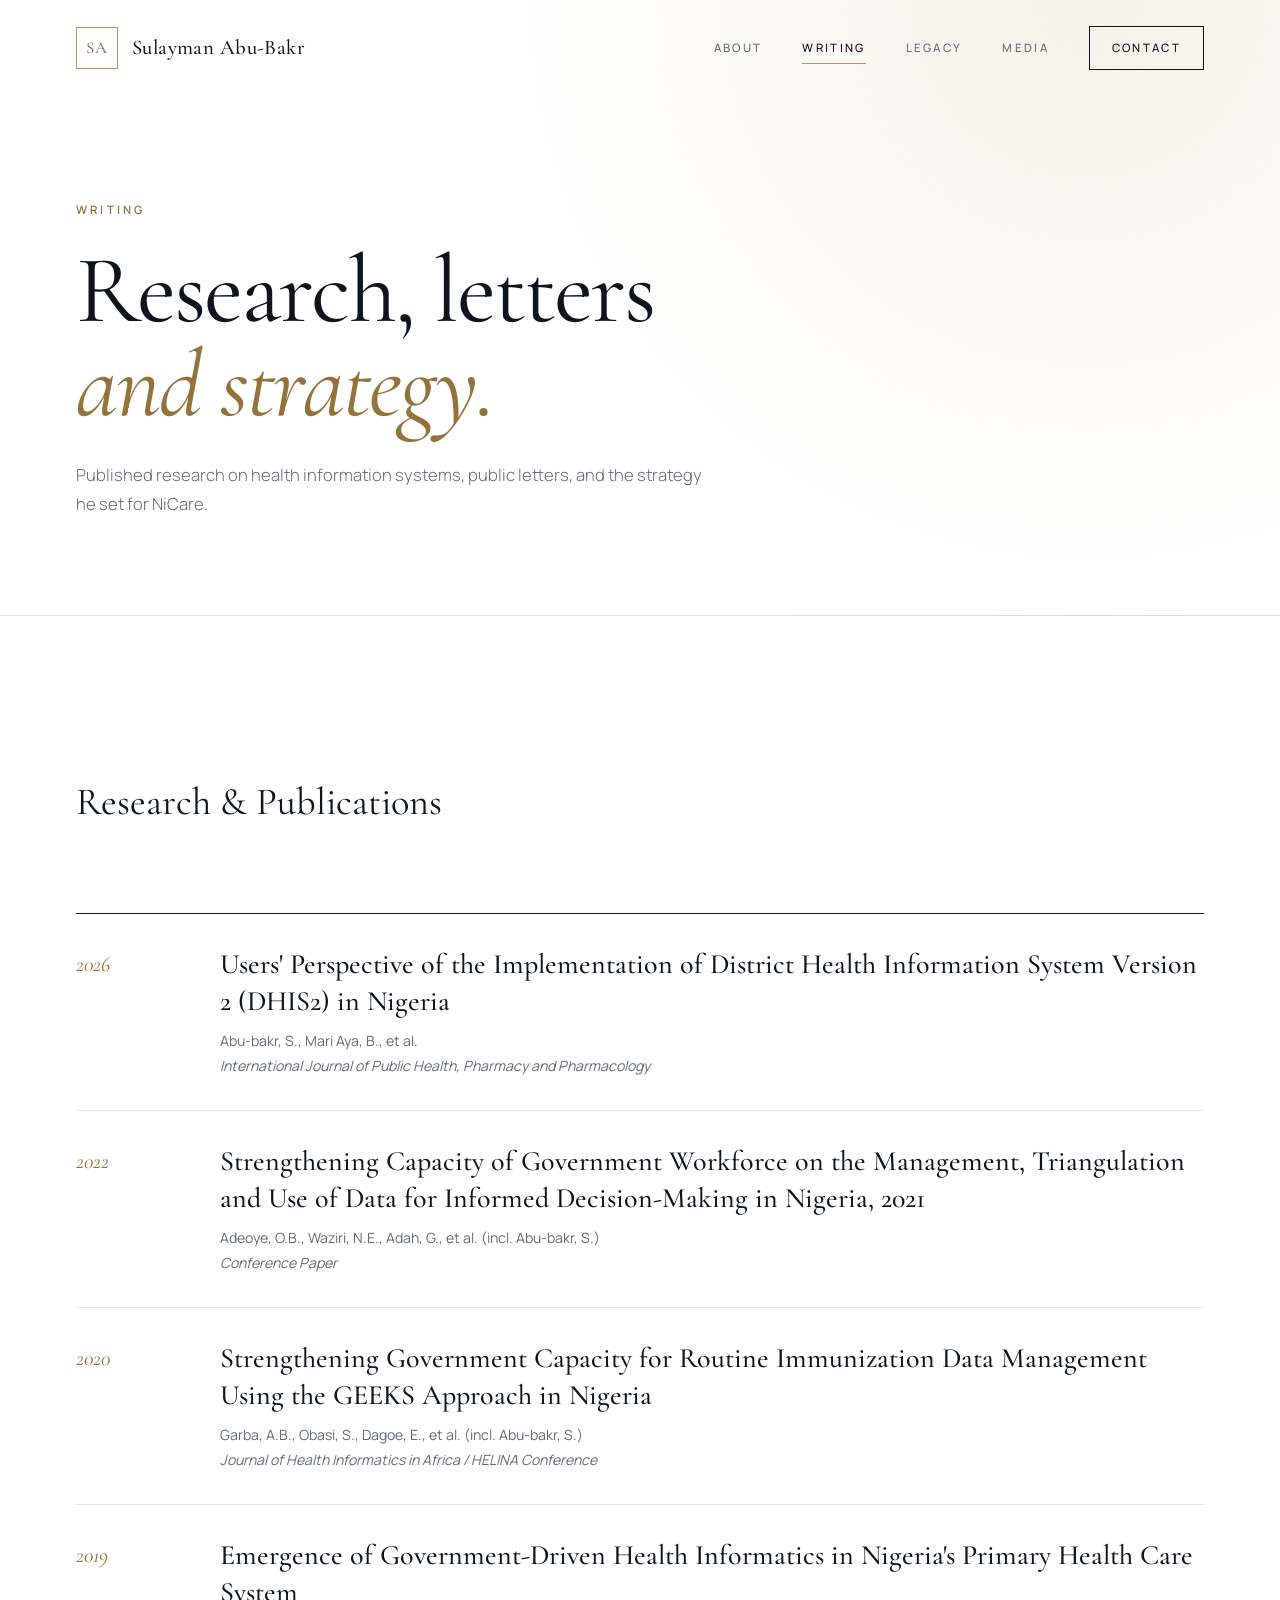
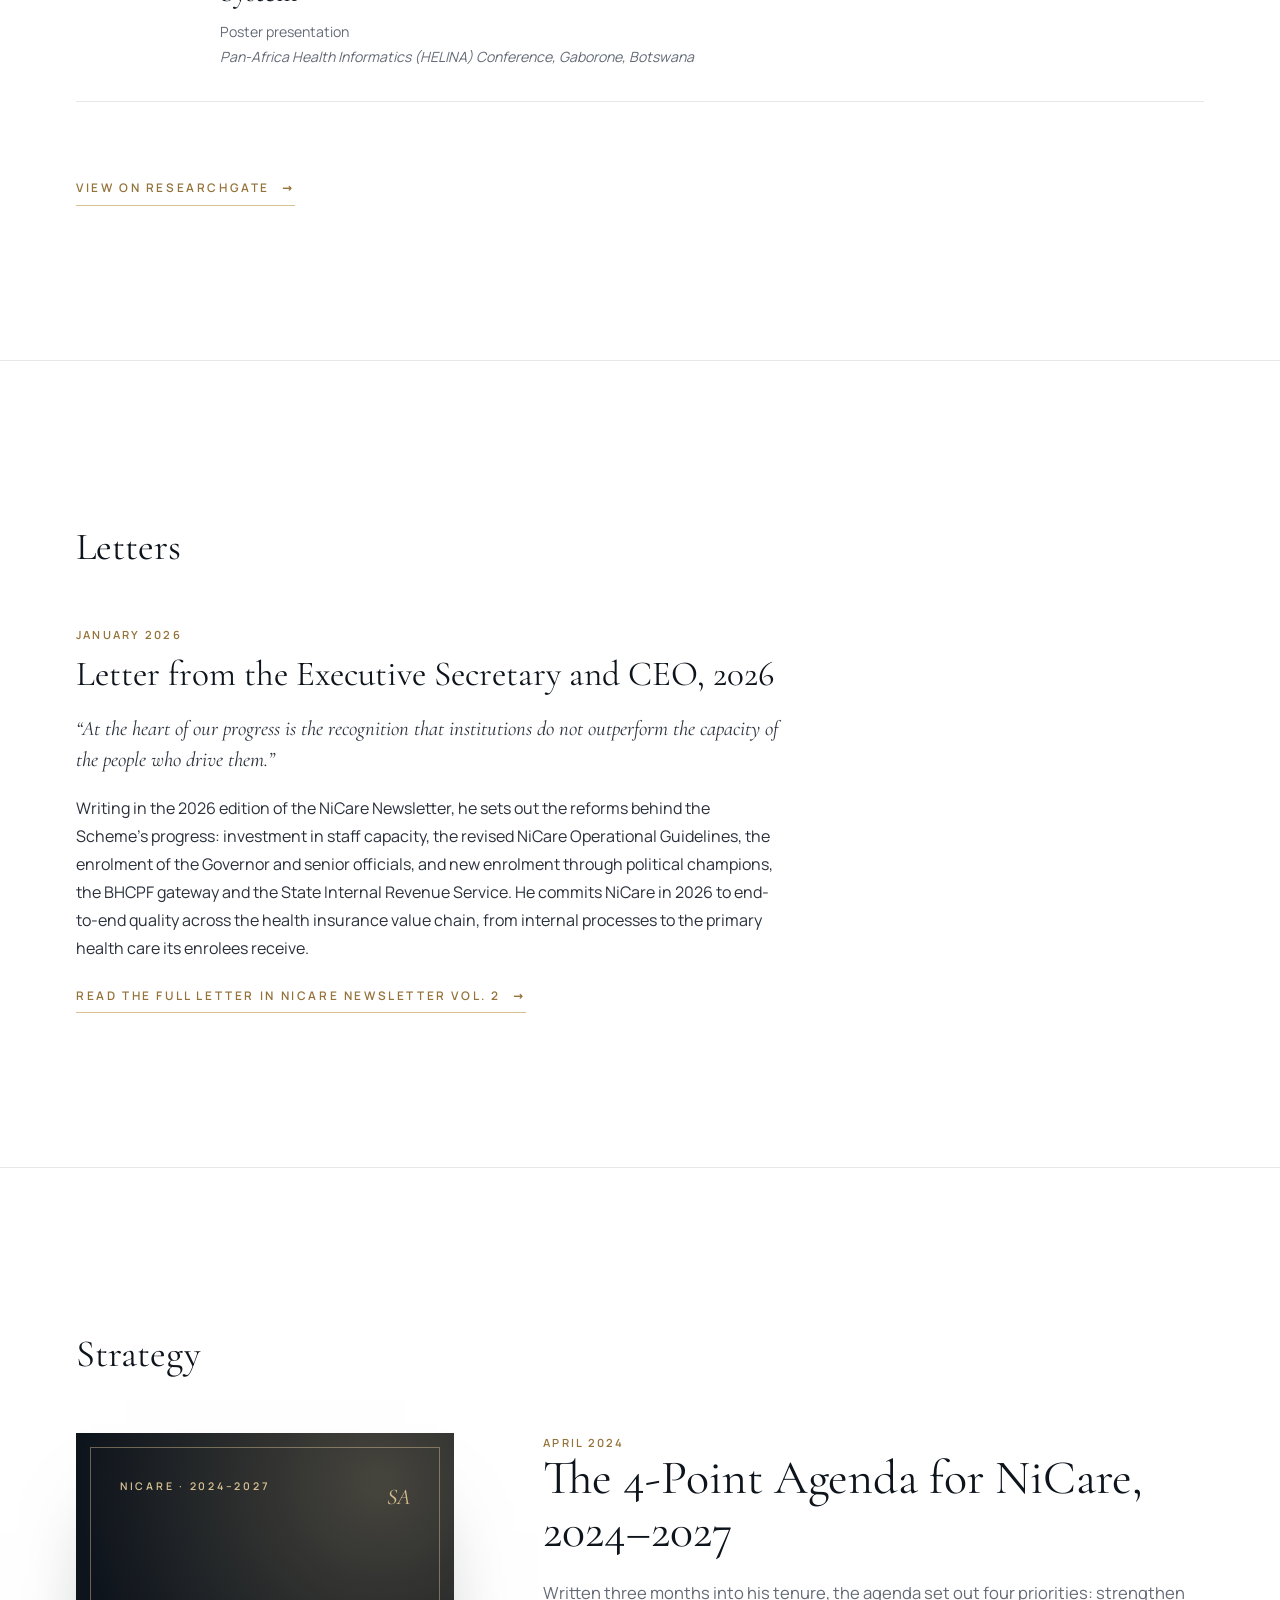
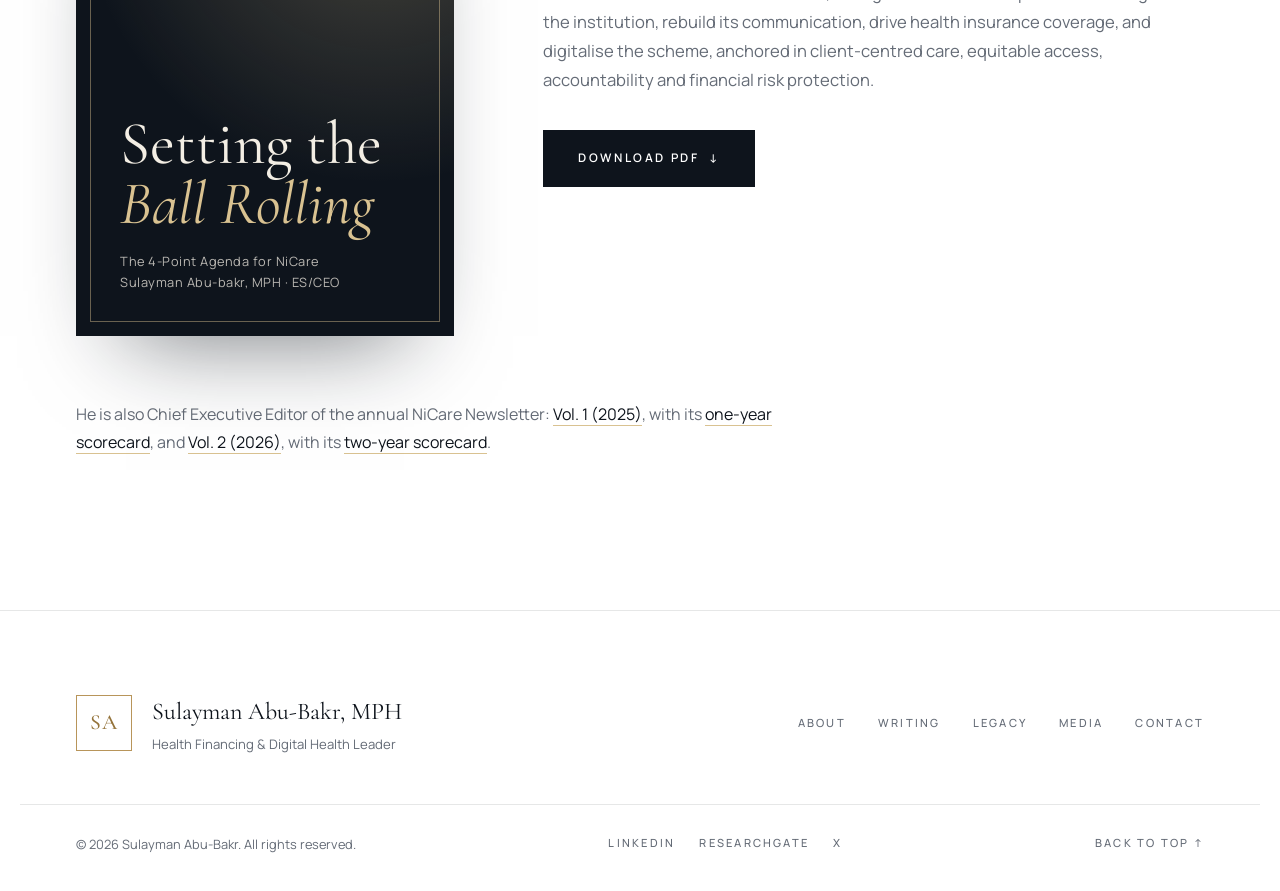
<file: writing.html>
<!DOCTYPE html>
<html lang="en" class="no-js">
<head>
  <meta charset="UTF-8">
  <meta name="viewport" content="width=device-width, initial-scale=1.0">
  <title>Writing — Sulayman Abu-Bakr, MPH</title>
  <meta name="description" content="Research on health information systems, public letters and strategy by Sulayman Abu-Bakr, MPH.">
  <meta property="og:title" content="Writing — Sulayman Abu-Bakr, MPH">
  <meta property="og:description" content="Health Financing & Digital Health Leader. Executive Secretary/CEO, Niger State Contributory Health Agency.">
  <meta property="og:type" content="profile">
  <meta property="og:image" content="https://www.sulaymanabu-bakr.com/images/gallery/official-portrait.jpg">
  <meta property="og:url" content="https://www.sulaymanabu-bakr.com/writing">
  <link rel="canonical" href="https://www.sulaymanabu-bakr.com/writing">
  <meta name="theme-color" content="#ffffff">

  <link rel="icon" href="images/favicon.svg" type="image/svg+xml">
  <link rel="icon" href="images/favicon-48.png" type="image/png" sizes="48x48">
  <link rel="apple-touch-icon" href="images/apple-touch-icon.png">

  <link rel="preload" href="fonts/cormorant-garamond.woff2" as="font" type="font/woff2" crossorigin>
  <link rel="preload" href="fonts/cormorant-garamond-italic.woff2" as="font" type="font/woff2" crossorigin>
  <link rel="preload" href="fonts/manrope.woff2" as="font" type="font/woff2" crossorigin>
  <link rel="stylesheet" href="css/styles.css?v=b6913274">
</head>
<body class="page-writing">
  <a href="#research" class="skip-link">Skip to content</a>

  <!-- ============ NAVIGATION ============ -->
  <header class="nav" id="nav">
    <div class="nav__inner container">
      <a href="index.html" class="nav__brand" aria-label="Sulayman Abu-Bakr — home">
        <span class="monogram">SA</span>
        <span class="nav__name">Sulayman Abu-Bakr</span>
      </a>
      <nav class="nav__links" id="navLinks" aria-label="Primary">
        <a href="profile.html">About</a>
        <a href="writing.html" class="is-active" aria-current="page">Writing</a>
        <a href="family.html">Legacy</a>
        <a href="media.html">Media</a>
        <a href="profile.html#contact" class="nav__cta">Contact</a>
      </nav>
      <button class="nav__toggle" id="navToggle" aria-label="Open menu" aria-expanded="false" aria-controls="navLinks">
        <span></span><span></span>
      </button>
    </div>
  </header>

  <main id="top">

    <section class="page-hero">
      <div class="container">
        <p class="eyebrow">Writing</p>
        <h1 class="page-hero__title">Research, letters<br><em>and strategy.</em></h1>
        <p class="page-hero__lede">Published research on health information systems, public letters, and the strategy he set for NiCare.</p>
      </div>
    </section>

    <section class="section" id="research">
      <div class="container">
        <h2 class="block-title">Research &amp; Publications</h2>
        <ol class="pubs">
          <li class="pub reveal">
            <span class="pub__year">2026</span>
            <div>
              <h3><a href="https://doi.org/10.37745/ijphpp.15/vol11n12441" target="_blank" rel="noopener">Users' Perspective of the Implementation of District Health Information System Version 2 (DHIS2) in Nigeria</a></h3>
              <p class="pub__meta">Abu-bakr, S., Mari Aya, B., et al. <span>International Journal of Public Health, Pharmacy and Pharmacology</span></p>
            </div>
          </li>
          <li class="pub reveal">
            <span class="pub__year">2022</span>
            <div>
              <h3><a href="https://www.researchgate.net/publication/366953324_Strengthening_capacity_of_government_workforce_on_the_management_triangulation_and_use_of_data_for_informed_decision-making_in_Nigeria_2021" target="_blank" rel="noopener">Strengthening Capacity of Government Workforce on the Management, Triangulation and Use of Data for Informed Decision-Making in Nigeria, 2021</a></h3>
              <p class="pub__meta">Adeoye, O.B., Waziri, N.E., Adah, G., et al. (incl. Abu-bakr, S.) <span>Conference Paper</span></p>
            </div>
          </li>
          <li class="pub reveal">
            <span class="pub__year">2020</span>
            <div>
              <h3><a href="https://www.researchgate.net/publication/343254923_Strengthening_Government_capacity_for_routine_immunization_data_management_using_the_GEEKS_Approach_in_Nigeria" target="_blank" rel="noopener">Strengthening Government Capacity for Routine Immunization Data Management Using the GEEKS Approach in Nigeria</a></h3>
              <p class="pub__meta">Garba, A.B., Obasi, S., Dagoe, E., et al. (incl. Abu-bakr, S.) <span>Journal of Health Informatics in Africa / HELINA Conference</span></p>
            </div>
          </li>
          <li class="pub reveal">
            <span class="pub__year">2019</span>
            <div>
              <h3>Emergence of Government-Driven Health Informatics in Nigeria's Primary Health Care System</h3>
              <p class="pub__meta">Poster presentation <span>Pan-Africa Health Informatics (HELINA) Conference, Gaborone, Botswana</span></p>
            </div>
          </li>
        </ol>
        <a href="https://www.researchgate.net/profile/Sulayman_Abu-Bakr" class="link-arrow" target="_blank" rel="noopener">View on ResearchGate <span aria-hidden="true">→</span></a>
      </div>
    </section>

    <section class="section" id="letter">
      <div class="container">
        <h2 class="block-title">Letters</h2>
        <article class="letter-card">
          <p class="letter-card__date">January 2026</p>
          <h3 class="letter-card__title">Letter from the Executive Secretary and CEO, 2026</h3>
          <p class="letter-card__excerpt">&ldquo;At the heart of our progress is the recognition that institutions do not outperform
             the capacity of the people who drive them.&rdquo;</p>
          <p class="letter-card__summary">
            Writing in the 2026 edition of the NiCare Newsletter, he sets out the reforms behind the Scheme's progress:
            investment in staff capacity, the revised NiCare Operational Guidelines, the enrolment of the Governor and
            senior officials, and new enrolment through political champions, the BHCPF gateway and the State Internal
            Revenue Service. He commits NiCare in 2026 to end-to-end quality across the health insurance value chain,
            from internal processes to the primary health care its enrolees receive.
          </p>
          <!-- TODO: add files/nicare-newsletter-vol2-2026.pdf -->
          <a href="files/nicare-newsletter-vol2-2026.pdf" class="link-arrow" target="_blank" rel="noopener">Read the full letter in NiCare Newsletter Vol. 2 <span aria-hidden="true">→</span></a>
        </article>
      </div>
    </section>

    <section class="section" id="agenda">
      <div class="container">
        <h2 class="block-title">Strategy</h2>
        <div class="issue">
          <div class="issue__cover reveal" aria-hidden="true">
            <span class="issue__cover-top">NiCare · 2024–2027</span>
            <span class="issue__cover-title">Setting the<br><em>Ball Rolling</em></span>
            <span class="issue__cover-sub">The 4-Point Agenda for NiCare<br>Sulayman Abu-bakr, MPH · ES/CEO</span>
            <span class="issue__cover-mark">SA</span>
          </div>

          <div class="issue__body">
            <p class="letter-card__date">April 2024</p>
            <h3 class="issue__title">The 4-Point Agenda for NiCare, 2024–2027</h3>
            <p class="issue__lede">
              Written three months into his tenure, the agenda set out four priorities: strengthen the institution,
              rebuild its communication, drive health insurance coverage, and digitalise the scheme, anchored in
              client-centred care, equitable access, accountability and financial risk protection.
            </p>
            <div class="issue__actions">
              <a href="files/nicare-4-point-agenda-2024-2027.pdf" class="btn btn--dark" download>Download PDF <span aria-hidden="true">↓</span></a>
            </div>
          </div>
        </div>
        <p class="editor-note">
          He is also Chief Executive Editor of the annual NiCare Newsletter:
          <a href="files/nicare-newsletter-vol1-2024.pdf" target="_blank" rel="noopener">Vol. 1 (2025)</a>, with its
          <a href="images/newsletters/one-year-scorecard-2025.jpg" target="_blank" rel="noopener">one-year scorecard</a>, and
          <a href="files/nicare-newsletter-vol2-2026.pdf" target="_blank" rel="noopener">Vol. 2 (2026)</a>, with its <a href="images/newsletters/two-year-scorecard-2026.jpg" target="_blank" rel="noopener">two-year scorecard</a>.
        </p>
      </div>
    </section>
  </main>

  <!-- ============ FOOTER ============ -->
  <footer class="footer">
    <div class="container footer__inner">
      <div class="footer__brand">
        <span class="monogram monogram--lg">SA</span>
        <div>
          <p class="footer__name">Sulayman Abu-Bakr, MPH</p>
          <p class="footer__role">Health Financing &amp; Digital Health Leader</p>
        </div>
      </div>
      <nav class="footer__links" aria-label="Footer">
        <a href="profile.html">About</a>
        <a href="writing.html">Writing</a>
        <a href="family.html">Legacy</a>
        <a href="media.html">Media</a>
        <a href="profile.html#contact">Contact</a>
      </nav>
    </div>
    <div class="container footer__base">
      <p>© <span id="year"></span> Sulayman Abu-Bakr. All rights reserved.</p>
      <nav class="footer__social" aria-label="Social media">
        <a href="https://www.linkedin.com/in/sulayman-abu-bakr-mph-1808b078/" target="_blank" rel="noopener">LinkedIn</a>
        <a href="https://www.researchgate.net/profile/Sulayman_Abu-Bakr" target="_blank" rel="noopener">ResearchGate</a>
        <a href="https://x.com/nupemufasa" target="_blank" rel="noopener">X</a>
        <!-- Add Facebook and Instagram here once the profile URLs are confirmed -->
      </nav>
      <a href="#top" class="to-top">Back to top ↑</a>
    </div>
  </footer>

  <script src="js/main.js?v=17e05866" defer></script>
</body>
</html>
</file>
<file: css/styles.css>
/* ==========================================================
   Sulayman Abu-Bakr — Personal Website
   Palette: pure white, deep ink, champagne gold
   ========================================================== */

/* ---------- Self-hosted fonts (Latin subset) ---------- */
@font-face {
  font-family: "Cormorant Garamond";
  font-style: normal;
  font-weight: 400 600;
  font-display: swap;
  src: url("../fonts/cormorant-garamond.woff2") format("woff2");
  unicode-range: U+0000-00FF, U+0131, U+0152-0153, U+02BB-02BC, U+02C6, U+02DA, U+02DC, U+0304, U+0308, U+0329, U+2000-206F, U+20AC, U+2122, U+2191, U+2193, U+2212, U+2215, U+FEFF, U+FFFD;
}
@font-face {
  font-family: "Cormorant Garamond";
  font-style: italic;
  font-weight: 400 600;
  font-display: swap;
  src: url("../fonts/cormorant-garamond-italic.woff2") format("woff2");
  unicode-range: U+0000-00FF, U+0131, U+0152-0153, U+02BB-02BC, U+02C6, U+02DA, U+02DC, U+0304, U+0308, U+0329, U+2000-206F, U+20AC, U+2122, U+2191, U+2193, U+2212, U+2215, U+FEFF, U+FFFD;
}
@font-face {
  font-family: "Manrope";
  font-style: normal;
  font-weight: 300 700;
  font-display: swap;
  src: url("../fonts/manrope.woff2") format("woff2");
  unicode-range: U+0000-00FF, U+0131, U+0152-0153, U+02BB-02BC, U+02C6, U+02DA, U+02DC, U+0304, U+0308, U+0329, U+2000-206F, U+20AC, U+2122, U+2191, U+2193, U+2212, U+2215, U+FEFF, U+FFFD;
}

:root {
  --white: #ffffff;
  --cream: #f7f3ea;          /* used sparingly: portrait panel, hovers */
  --ink: #0e141c;
  --ink-soft: #2a313c;
  --muted: #646b76;
  --gold: #b8955a;
  --gold-deep: #94733a;
  --gold-light: #d9c291;
  --line: rgba(14, 20, 28, 0.1);
  --line-strong: rgba(14, 20, 28, 0.22);

  --serif: "Cormorant Garamond", "Times New Roman", Georgia, serif;
  --sans: "Manrope", "Segoe UI", system-ui, -apple-system, sans-serif;

  --container: 1240px;
  --gutter: clamp(20px, 5vw, 56px);
  --section-pad: clamp(88px, 12vw, 160px);
  --ease: cubic-bezier(0.22, 1, 0.36, 1);
}

*,
*::before,
*::after { box-sizing: border-box; }

html { scroll-behavior: smooth; scroll-padding-top: 80px; }

body {
  margin: 0;
  -webkit-text-size-adjust: 100%;
  text-size-adjust: 100%;
  -webkit-tap-highlight-color: transparent;
  font-family: var(--sans);
  font-weight: 400;
  font-size: 16px;
  line-height: 1.75;
  color: var(--ink);
  background: var(--white);
  -webkit-font-smoothing: antialiased;
  text-rendering: optimizeLegibility;
}

img { max-width: 100%; display: block; }
[hidden] { display: none !important; }
a { color: inherit; text-decoration: none; }
h1, h2, h3, p { margin: 0; }

::selection { background: var(--gold-light); color: var(--ink); }

.container {
  width: 100%;
  max-width: var(--container);
  margin: 0 auto;
  padding-inline: var(--gutter);
}

/* ---------- Type helpers ---------- */
.eyebrow {
  font-size: 0.72rem;
  font-weight: 600;
  letter-spacing: 0.28em;
  text-transform: uppercase;
  color: var(--gold-deep);
}

.display {
  font-family: var(--serif);
  font-weight: 400;
  font-size: clamp(2.4rem, 5.2vw, 4.4rem);
  line-height: 1.05;
  letter-spacing: -0.01em;
  color: var(--ink);
}
.display em { font-style: italic; color: var(--gold-deep); }

.monogram {
  display: inline-grid;
  place-items: center;
  width: 42px;
  height: 42px;
  border: 1px solid var(--gold);
  font-family: var(--serif);
  font-size: 1.05rem;
  font-weight: 500;
  letter-spacing: 0.06em;
  color: var(--gold-deep);
  transition: background 0.4s var(--ease), color 0.4s var(--ease);
}
.monogram--lg { width: 56px; height: 56px; font-size: 1.35rem; }

/* ---------- Buttons ---------- */
.btn {
  display: inline-flex;
  align-items: center;
  justify-content: center;
  gap: 10px;
  padding: 17px 34px;
  font-family: var(--sans);
  font-size: 0.74rem;
  font-weight: 600;
  letter-spacing: 0.22em;
  text-transform: uppercase;
  border: 1px solid transparent;
  cursor: pointer;
  transition: all 0.45s var(--ease);
}
.btn--gold,
.btn--dark { background: var(--ink); color: var(--white); }
.btn--gold:hover,
.btn--dark:hover { background: var(--gold-deep); transform: translateY(-2px); }
.btn--ghost { border-color: var(--line-strong); color: var(--ink); }
.btn--ghost:hover { border-color: var(--gold); color: var(--gold-deep); transform: translateY(-2px); }

.link-arrow {
  display: inline-flex;
  gap: 12px;
  margin-top: 36px;
  padding-bottom: 6px;
  font-size: 0.74rem;
  font-weight: 600;
  letter-spacing: 0.22em;
  text-transform: uppercase;
  color: var(--gold-deep);
  border-bottom: 1px solid var(--gold-light);
  transition: gap 0.4s var(--ease), border-color 0.4s var(--ease);
}
.link-arrow:hover { gap: 20px; border-color: var(--gold-deep); }

/* ---------- Accessibility ---------- */
.skip-link {
  position: fixed;
  top: 12px;
  left: 12px;
  z-index: 300;
  padding: 12px 20px;
  background: var(--ink);
  color: var(--white);
  font-size: 0.8rem;
  transform: translateY(-160%);
  transition: transform 0.3s var(--ease);
}
.skip-link:focus { transform: none; }
a:focus-visible,
button:focus-visible,
input:focus-visible,
textarea:focus-visible { outline: 2px solid var(--gold); outline-offset: 3px; }

/* ==========================================================
   NAVIGATION
   ========================================================== */
.nav {
  position: fixed;
  inset: 0 0 auto 0;
  z-index: 100;
  padding-block: 26px;
  transition: padding 0.5s var(--ease), background 0.5s var(--ease), border-color 0.5s var(--ease);
  border-bottom: 1px solid transparent;
}
.nav.is-scrolled {
  padding-block: 14px;
  background: rgba(255, 255, 255, 0.9);
  backdrop-filter: blur(14px);
  -webkit-backdrop-filter: blur(14px);
  border-color: var(--line);
}
.nav__inner { display: flex; align-items: center; justify-content: space-between; }
.nav__brand { display: flex; align-items: center; gap: 14px; }
.nav__brand:hover .monogram { background: var(--ink); border-color: var(--ink); color: var(--white); }
.nav__name {
  font-family: var(--serif);
  font-size: 1.3rem;
  font-weight: 500;
  letter-spacing: 0.02em;
  color: var(--ink);
}
.nav__links { display: flex; align-items: center; gap: 40px; }
.nav__links a {
  position: relative;
  font-size: 0.72rem;
  font-weight: 500;
  letter-spacing: 0.2em;
  text-transform: uppercase;
  color: var(--muted);
  transition: color 0.3s ease;
}
.nav__links a:not(.nav__cta)::after {
  content: "";
  position: absolute;
  left: 0;
  bottom: -6px;
  width: 100%;
  height: 1px;
  background: var(--gold);
  transform: scaleX(0);
  transform-origin: right;
  transition: transform 0.45s var(--ease);
}
.nav__links a:hover,
.nav__links a.is-active { color: var(--ink); }
.nav__links a:hover::after,
.nav__links a.is-active::after { transform: scaleX(1); transform-origin: left; }
.nav__links .nav__cta {
  padding: 11px 22px;
  border: 1px solid var(--ink);
  color: var(--ink);
}
.nav__links .nav__cta:hover { background: var(--ink); color: var(--white); }

.nav__toggle {
  display: none;
  width: 44px;
  height: 44px;
  background: none;
  border: 0;
  cursor: pointer;
  position: relative;
  z-index: 102;
}
.nav__toggle span {
  position: absolute;
  left: 10px;
  right: 10px;
  height: 1px;
  background: var(--ink);
  transition: transform 0.45s var(--ease), top 0.45s var(--ease);
}
.nav__toggle span:first-child { top: 18px; }
.nav__toggle span:last-child { top: 26px; }
.nav__toggle[aria-expanded="true"] span:first-child { top: 22px; transform: rotate(45deg); }
.nav__toggle[aria-expanded="true"] span:last-child { top: 22px; transform: rotate(-45deg); }

/* ==========================================================
   HERO
   ========================================================== */
.hero {
  position: relative;
  min-height: 100vh;
  min-height: 100svh;
  display: flex;
  align-items: center;
  padding-block: 140px 110px;
  background: var(--white);
  overflow: hidden;
}
.hero::before {
  /* fine architectural grid, fading out */
  content: "";
  position: absolute;
  inset: 0;
  background-image:
    linear-gradient(var(--line) 1px, transparent 1px),
    linear-gradient(90deg, var(--line) 1px, transparent 1px);
  background-size: 120px 120px;
  mask-image: radial-gradient(ellipse at 75% 40%, #000 0%, transparent 65%);
  -webkit-mask-image: radial-gradient(ellipse at 75% 40%, #000 0%, transparent 65%);
  opacity: 0.6;
  pointer-events: none;
}
.hero__glow {
  position: absolute;
  width: 760px;
  height: 760px;
  right: -200px;
  top: -140px;
  background: radial-gradient(circle, rgba(217, 194, 145, 0.22) 0%, transparent 62%);
  pointer-events: none;
}
.hero__grid {
  position: relative;
  display: grid;
  grid-template-columns: 1.25fr 1fr;
  gap: clamp(40px, 7vw, 110px);
  align-items: center;
}
.hero__title {
  margin-top: 28px;
  font-family: var(--serif);
  font-weight: 400;
  font-size: clamp(3.6rem, 9vw, 8rem);
  line-height: 0.92;
  letter-spacing: -0.02em;
  color: var(--ink);
}
.hero__title em { font-style: italic; color: var(--gold-deep); }
.hero__post {
  display: inline-block;
  margin-left: 0.35em;
  vertical-align: top;
  font-family: var(--sans);
  font-size: 0.13em;
  font-weight: 500;
  letter-spacing: 0.3em;
  color: var(--gold-deep);
  transform: translateY(1.2em);
}
.hero__lede {
  max-width: 34em;
  margin-top: 36px;
  font-size: clamp(1rem, 1.3vw, 1.12rem);
  font-weight: 300;
  line-height: 1.85;
  color: var(--muted);
}
.hero__actions { display: flex; flex-wrap: wrap; gap: 16px; margin-top: 48px; }

/* Portrait */
.portrait { margin: 0; justify-self: end; width: 100%; max-width: 440px; }
.portrait__frame {
  position: relative;
  aspect-ratio: 4 / 5;
  background: var(--cream);
  isolation: isolate;
  box-shadow: 0 40px 80px -50px rgba(14, 20, 28, 0.45);
}
.portrait__frame::before {
  /* offset gold frame */
  content: "";
  position: absolute;
  inset: 22px -22px -22px 22px;
  border: 1px solid var(--gold);
  z-index: -1;
}
.portrait__img {
  position: absolute;
  inset: 0;
  width: 100%;
  height: 100%;
  object-fit: cover;
  object-position: 50% 15%;
  z-index: 2;
}
.portrait__fallback {
  position: absolute;
  inset: 0;
  display: grid;
  place-items: center;
  background:
    radial-gradient(circle at 50% 35%, rgba(255, 255, 255, 0.9), transparent 65%),
    var(--cream);
}
.portrait__fallback span {
  font-family: var(--serif);
  font-size: clamp(5rem, 11vw, 8.5rem);
  font-style: italic;
  font-weight: 400;
  color: transparent;
  -webkit-text-stroke: 1px var(--gold-deep);
  letter-spacing: 0.04em;
}
.portrait__caption {
  display: flex;
  justify-content: space-between;
  gap: 16px;
  margin-top: 46px;
  font-size: 0.66rem;
  font-weight: 500;
  letter-spacing: 0.2em;
  text-transform: uppercase;
  color: var(--muted);
}

.scroll-cue {
  position: absolute;
  left: 50%;
  bottom: 34px;
  transform: translateX(-50%);
  display: flex;
  flex-direction: column;
  align-items: center;
  gap: 12px;
  font-size: 0.62rem;
  letter-spacing: 0.3em;
  text-transform: uppercase;
  color: var(--muted);
}
.scroll-cue i {
  width: 1px;
  height: 46px;
  background: linear-gradient(var(--gold), transparent);
  animation: drip 2.4s var(--ease) infinite;
  transform-origin: top;
}
@keyframes drip {
  0% { transform: scaleY(0); opacity: 1; }
  60% { transform: scaleY(1); opacity: 1; }
  100% { transform: scaleY(1); opacity: 0; }
}

/* ==========================================================
   CREDENTIAL BAND
   ========================================================== */
.band {
  overflow: hidden;
  padding-block: 26px;
  background: var(--white);
  border-block: 1px solid var(--line);
}
.band__track {
  display: flex;
  align-items: center;
  gap: 42px;
  width: max-content;
  animation: marquee 48s linear infinite;
}
.band__track span {
  font-family: var(--serif);
  font-size: 1.45rem;
  font-style: italic;
  color: var(--ink-soft);
  white-space: nowrap;
}
.band__track b { font-size: 0.55rem; color: var(--gold); font-weight: 400; }
@keyframes marquee { to { transform: translateX(-50%); } }

/* ==========================================================
   SECTIONS
   ========================================================== */
.section { padding-block: var(--section-pad); background: var(--white); }
.section + .section { border-top: 1px solid var(--line); }

.section__head {
  display: flex;
  align-items: center;
  gap: 20px;
  margin-bottom: clamp(40px, 6vw, 72px);
}
.section__num {
  font-family: var(--serif);
  font-size: 1rem;
  font-style: italic;
  color: var(--gold-deep);
}
.section__head::after {
  content: "";
  flex: 0 0 64px;
  height: 1px;
  background: var(--gold);
  order: 1;
}
.section__head .eyebrow { order: 2; }

/* ---------- Profile ---------- */
.profile {
  display: grid;
  grid-template-columns: 1.6fr 1fr;
  gap: clamp(48px, 8vw, 120px);
  align-items: start;
}
.profile__body {
  margin-top: 48px;
  display: grid;
  gap: 24px;
  max-width: 40em;
  font-size: 1.04rem;
  color: var(--muted);
}
.dropcap { color: var(--ink-soft); }
.dropcap::first-letter {
  float: left;
  margin: 0.08em 0.14em 0 0;
  font-family: var(--serif);
  font-size: 4.6em;
  line-height: 0.78;
  color: var(--gold-deep);
}

.facts {
  position: sticky;
  top: 120px;
  padding: 44px 40px;
  background: var(--white);
  border: 1px solid var(--line);
  border-top: 2px solid var(--gold);
  box-shadow: 0 30px 70px -45px rgba(14, 20, 28, 0.35);
}
.facts__title {
  padding-bottom: 14px;
  margin-bottom: 6px;
  font-family: var(--serif);
  font-size: 1.6rem;
  font-style: italic;
}
.facts dl { margin: 0; }
.facts dl > div { padding-block: 18px; border-top: 1px solid var(--line); }
.facts dt {
  font-size: 0.66rem;
  font-weight: 600;
  letter-spacing: 0.22em;
  text-transform: uppercase;
  color: var(--gold-deep);
}
.facts dd { margin: 4px 0 0; font-size: 0.98rem; font-weight: 500; color: var(--ink); line-height: 1.5; }

/* ---------- Expertise ---------- */
.split-head {
  display: grid;
  grid-template-columns: 1.4fr 1fr;
  gap: 48px;
  align-items: end;
  margin-bottom: clamp(56px, 7vw, 88px);
}
.split-head__copy { color: var(--muted); font-weight: 300; max-width: 30em; }

.cards {
  display: grid;
  grid-template-columns: repeat(4, 1fr);
  border-top: 1px solid var(--line);
  border-left: 1px solid var(--line);
}
.card {
  position: relative;
  padding: 44px 32px 48px;
  border-right: 1px solid var(--line);
  border-bottom: 1px solid var(--line);
  background: var(--white);
  transition: background 0.6s var(--ease);
  overflow: hidden;
}
.card::before {
  content: "";
  position: absolute;
  left: 0;
  top: 0;
  width: 100%;
  height: 2px;
  background: var(--gold);
  transform: scaleX(0);
  transform-origin: left;
  transition: transform 0.6s var(--ease);
}
.card:hover { background: var(--cream); }
.card:hover::before { transform: scaleX(1); }
.card__num {
  display: block;
  font-family: var(--serif);
  font-size: 1.1rem;
  font-style: italic;
  color: var(--gold-deep);
  margin-bottom: 56px;
}
.card h3 {
  font-family: var(--serif);
  font-size: 1.55rem;
  font-weight: 500;
  line-height: 1.2;
  color: var(--ink);
  margin-bottom: 16px;
}
.card p { font-size: 0.9rem; line-height: 1.75; color: var(--muted); }

/* ---------- Shared sub-heading ---------- */
.subhead {
  margin-bottom: 24px;
  font-size: 0.7rem;
  font-weight: 600;
  letter-spacing: 0.24em;
  text-transform: uppercase;
  color: var(--gold-deep);
}

/* ---------- In His Words ---------- */
.words {
  padding-block: clamp(80px, 11vw, 140px);
  background: var(--cream);
  border-top: 1px solid var(--line);
}
.words .eyebrow { margin-bottom: clamp(32px, 5vw, 56px); }
.words__grid {
  display: grid;
  grid-template-columns: 1fr 1fr;
  gap: clamp(40px, 6vw, 80px) clamp(40px, 7vw, 110px);
}
.quote { margin: 0; }
.quote--lead { grid-column: 1 / -1; max-width: 1000px; }
.quote p {
  font-family: var(--serif);
  font-size: clamp(1.35rem, 2.1vw, 1.7rem);
  line-height: 1.4;
  color: var(--ink);
}
.quote--lead p { font-size: clamp(2rem, 4.4vw, 3.6rem); line-height: 1.15; }
.quote--lead p::before {
  content: "\201C";
  display: block;
  font-size: 2em;
  line-height: 0.6;
  color: var(--gold);
  margin-bottom: 10px;
}
.quote em { color: var(--gold-deep); }
.quote footer {
  margin-top: 18px;
  font-size: 0.68rem;
  font-weight: 600;
  letter-spacing: 0.2em;
  text-transform: uppercase;
  color: var(--muted);
}
.quote:not(.quote--lead) { padding-top: 24px; border-top: 1px solid var(--line-strong); }
.words + .section { border-top: 0; }

/* ---------- Impact ---------- */
.stats {
  display: grid;
  grid-template-columns: repeat(4, 1fr);
  border-top: 1px solid var(--ink);
  margin-bottom: clamp(72px, 9vw, 120px);
}
.stat { padding: 36px 28px 8px 0; }
.stat + .stat { padding-left: 28px; border-left: 1px solid var(--line); }
.stat__value {
  font-family: var(--serif);
  font-size: clamp(3rem, 5.4vw, 4.6rem);
  font-weight: 400;
  line-height: 1;
  color: var(--ink);
  font-variant-numeric: lining-nums tabular-nums;
}
.stat__label {
  margin-top: 18px;
  font-size: 0.72rem;
  font-weight: 600;
  letter-spacing: 0.18em;
  line-height: 1.6;
  text-transform: uppercase;
  color: var(--gold-deep);
}
.stat__detail { margin-top: 10px; font-size: 0.9rem; line-height: 1.6; color: var(--muted); }

.initiatives {
  display: grid;
  grid-template-columns: repeat(2, 1fr);
  column-gap: clamp(40px, 6vw, 96px);
}
.initiative {
  display: grid;
  grid-template-columns: 120px 1fr;
  column-gap: 24px;
  padding-block: 28px;
  border-top: 1px solid var(--line);
}
.initiative__tag {
  grid-row: span 2;
  padding-top: 6px;
  font-size: 0.66rem;
  font-weight: 600;
  letter-spacing: 0.2em;
  text-transform: uppercase;
  color: var(--gold-deep);
}
.initiative h4 {
  margin: 0 0 8px;
  font-family: var(--serif);
  font-size: 1.5rem;
  font-weight: 500;
  line-height: 1.2;
}
.initiative p { font-size: 0.94rem; color: var(--muted); }

/* ---------- Experience ---------- */
.timeline { margin-top: clamp(48px, 6vw, 80px); border-top: 1px solid var(--ink); }
.role {
  display: grid;
  grid-template-columns: 1fr 2fr;
  gap: clamp(32px, 6vw, 96px);
  padding-block: clamp(36px, 5vw, 56px);
  border-bottom: 1px solid var(--line);
}
.role__date {
  font-family: var(--serif);
  font-size: 1.35rem;
  font-style: italic;
  color: var(--gold-deep);
}
.role__org { margin-top: 8px; font-size: 0.92rem; font-weight: 500; line-height: 1.6; color: var(--ink-soft); max-width: 22em; }
.role__meta .link-arrow { margin-top: 20px; }
.role__body h3 {
  margin-bottom: 16px;
  font-family: var(--serif);
  font-size: clamp(1.7rem, 2.6vw, 2.2rem);
  font-weight: 500;
  line-height: 1.15;
}
.role__body p { font-size: 1.02rem; color: var(--muted); max-width: 44em; }

/* ---------- Leadership & Service ---------- */
.service {
  display: grid;
  grid-template-columns: 1fr 1fr;
  gap: clamp(40px, 7vw, 110px);
  padding-top: 40px;
  border-top: 1px solid var(--ink);
}
.service__lead {
  font-family: var(--serif);
  font-size: clamp(1.6rem, 2.8vw, 2.3rem);
  line-height: 1.3;
  color: var(--ink);
}
.service__lead em { color: var(--gold-deep); }
.service__body { display: grid; gap: 22px; color: var(--muted); font-size: 1.02rem; }

/* ---------- Credentials ---------- */
.creds {
  display: grid;
  grid-template-columns: repeat(3, 1fr);
  gap: clamp(32px, 5vw, 72px);
  margin-top: clamp(48px, 6vw, 80px);
}
.cred { padding-top: 28px; border-top: 1px solid var(--ink); }
.cred p { font-size: 0.98rem; color: var(--muted); }
.cred em { font-style: italic; color: var(--ink-soft); }

/* ---------- Research ---------- */
.pubs { list-style: none; margin: clamp(48px, 6vw, 80px) 0 40px; padding: 0; border-top: 1px solid var(--ink); }
.pub {
  display: grid;
  grid-template-columns: 120px 1fr;
  gap: 24px;
  padding-block: 32px;
  border-bottom: 1px solid var(--line);
}
.pub__year { font-family: var(--serif); font-size: 1.35rem; font-style: italic; color: var(--gold-deep); }
.pub h3 {
  font-family: var(--serif);
  font-size: clamp(1.35rem, 2.2vw, 1.75rem);
  font-weight: 500;
  line-height: 1.3;
  max-width: 40em;
}
.pub h3 a { background: linear-gradient(var(--gold), var(--gold)) 0 100% / 0 1px no-repeat; transition: background-size 0.5s var(--ease), color 0.3s ease; }
.pub h3 a:hover { color: var(--gold-deep); background-size: 100% 1px; }
.pub__meta { margin-top: 10px; font-size: 0.88rem; color: var(--muted); }
.pub__meta span { display: block; font-style: italic; }

.beyond {
  margin-top: clamp(64px, 8vw, 100px);
  padding: clamp(32px, 5vw, 56px);
  background: var(--cream);
  border-left: 2px solid var(--gold);
}
.beyond__label {
  margin-bottom: 14px;
  font-size: 0.7rem;
  font-weight: 600;
  letter-spacing: 0.24em;
  text-transform: uppercase;
  color: var(--gold-deep);
}
.beyond__text { font-family: var(--serif); font-size: clamp(1.4rem, 2.4vw, 1.9rem); line-height: 1.4; max-width: 34em; }
.beyond__text em { color: var(--gold-deep); }

/* ---------- Gallery & Media ---------- */
.gallery {
  display: grid;
  grid-template-columns: 1fr 1fr 1fr;
  grid-auto-rows: clamp(220px, 22vw, 300px);
  gap: 18px;
}
.gallery__item { position: relative; margin: 0; overflow: hidden; background: var(--cream); }
.gallery__item--tall { grid-row: span 2; }
.gallery__item--wide { grid-column: span 2; }
.gallery__open {
  display: block;
  width: 100%;
  height: 100%;
  padding: 0;
  border: 0;
  background: none;
  cursor: zoom-in;
}
.gallery__open picture { display: block; width: 100%; height: 100%; }
.gallery__open img {
  width: 100%;
  height: 100%;
  object-fit: cover;
  transition: transform 1.2s var(--ease), filter 0.6s var(--ease);
}
.gallery__item:hover img { transform: scale(1.04); }
.gallery__item figcaption {
  position: absolute;
  inset: auto 0 0 0;
  display: flex;
  flex-direction: column;
  gap: 2px;
  padding: 48px 22px 18px;
  background: linear-gradient(transparent, rgba(14, 20, 28, 0.78));
  color: var(--white);
  pointer-events: none;
}
.gallery__item figcaption span { font-family: var(--serif); font-size: 1.25rem; line-height: 1.25; }
.gallery__item figcaption small { font-size: 0.66rem; letter-spacing: 0.14em; text-transform: uppercase; opacity: 0.75; }
.gallery__open:focus-visible { outline: 2px solid var(--gold); outline-offset: -2px; }

.subhead--press { margin-top: clamp(72px, 9vw, 120px); }
.press { list-style: none; margin: 0; padding: 0; border-top: 1px solid var(--ink); }
.press__item a {
  display: grid;
  grid-template-columns: 110px 170px 1fr 24px;
  gap: 24px;
  align-items: baseline;
  padding-block: 22px;
  border-bottom: 1px solid var(--line);
  transition: background 0.4s var(--ease), padding 0.4s var(--ease);
}
.press__item a:hover { background: var(--cream); padding-inline: 16px; }
.press__date { font-family: var(--serif); font-size: 1.1rem; font-style: italic; color: var(--gold-deep); }
.press__outlet {
  font-size: 0.68rem;
  font-weight: 600;
  letter-spacing: 0.18em;
  text-transform: uppercase;
  color: var(--muted);
}
.press__title { font-family: var(--serif); font-size: 1.3rem; line-height: 1.35; color: var(--ink); }
.press__arrow { color: var(--gold-deep); transition: transform 0.4s var(--ease); }
.press__item a:hover .press__arrow { transform: translateX(4px); }

/* Lightbox */
.lightbox {
  position: fixed;
  inset: 0;
  z-index: 200;
  display: grid;
  grid-template-columns: 64px 1fr 64px;
  align-items: center;
  padding: 24px;
  background: rgba(10, 14, 20, 0.94);
  animation: fadeIn 0.35s var(--ease);
}
@keyframes fadeIn { from { opacity: 0; } }
.lightbox[hidden] { display: none; }
.lightbox__figure { margin: 0; display: grid; justify-items: center; gap: 16px; min-width: 0; }
.lightbox__img { max-width: 100%; max-height: calc(100vh - 160px); max-height: calc(100svh - 160px); object-fit: contain; }
.lightbox__caption { max-width: 60em; text-align: center; color: #e9e5dc; display: grid; gap: 4px; }
.lightbox__caption span { font-family: var(--serif); font-size: 1.2rem; line-height: 1.4; }
.lightbox__caption small { font-size: 0.66rem; letter-spacing: 0.16em; text-transform: uppercase; color: var(--gold-light); }
.lightbox__close,
.lightbox__nav {
  width: 48px;
  height: 48px;
  display: grid;
  place-items: center;
  border: 1px solid rgba(233, 229, 220, 0.3);
  background: transparent;
  color: #e9e5dc;
  font-size: 1.2rem;
  cursor: pointer;
  transition: background 0.3s ease, border-color 0.3s ease;
}
.lightbox__close:hover,
.lightbox__nav:hover { background: rgba(233, 229, 220, 0.08); border-color: var(--gold); }
.lightbox__close { position: absolute; top: 20px; right: 20px; font-size: 1.6rem; }

/* ---------- Media preview (home) ---------- */
.teaser {
  display: grid;
  grid-template-columns: 1.1fr 1fr;
  gap: clamp(32px, 5vw, 72px);
  align-items: start;
}
.teaser__photo { position: relative; display: block; aspect-ratio: 4 / 3; overflow: hidden; background: var(--cream); }
.teaser__photo picture,
.teaser__photo img { display: block; width: 100%; height: 100%; object-fit: cover; }
.teaser__photo img { transition: transform 1.2s var(--ease); }
.teaser__photo:hover img { transform: scale(1.04); }
.teaser__photo-label {
  position: absolute;
  left: 0;
  bottom: 0;
  padding: 14px 20px;
  background: var(--white);
  font-size: 0.7rem;
  font-weight: 600;
  letter-spacing: 0.2em;
  text-transform: uppercase;
  color: var(--ink);
}
.teaser__list { list-style: none; margin: 0 0 32px; padding: 0; border-top: 1px solid var(--ink); }
.teaser__item a {
  display: grid;
  grid-template-columns: 90px 1fr;
  gap: 4px 20px;
  padding-block: 22px;
  border-bottom: 1px solid var(--line);
  transition: padding 0.4s var(--ease), background 0.4s var(--ease);
}
.teaser__item a:hover { background: var(--cream); padding-inline: 14px; }
.teaser__date { grid-row: span 2; font-family: var(--serif); font-size: 1.1rem; font-style: italic; color: var(--gold-deep); }
.teaser__tag { font-size: 0.66rem; font-weight: 600; letter-spacing: 0.2em; text-transform: uppercase; color: var(--muted); }
.teaser__title { font-family: var(--serif); font-size: 1.3rem; line-height: 1.3; color: var(--ink); }

/* ---------- Media page ---------- */
.page-hero {
  padding-block: clamp(140px, 18vw, 200px) clamp(56px, 8vw, 96px);
  background:
    radial-gradient(circle at 85% 0%, rgba(217, 194, 145, 0.22), transparent 45%),
    var(--white);
  border-bottom: 1px solid var(--line);
}
.page-hero__title {
  margin-top: 24px;
  font-family: var(--serif);
  font-weight: 400;
  font-size: clamp(3rem, 7.5vw, 6.4rem);
  line-height: 0.98;
  letter-spacing: -0.02em;
}
.page-hero__title em { font-style: italic; color: var(--gold-deep); }
.page-hero__lede { max-width: 38em; margin-top: 28px; font-size: clamp(1rem, 1.3vw, 1.1rem); font-weight: 300; color: var(--muted); }
.page-hero__jump { display: flex; flex-wrap: wrap; gap: 12px; margin-top: 36px; }
.page-hero__jump a {
  padding: 11px 20px;
  border: 1px solid var(--line-strong);
  font-size: 0.7rem;
  font-weight: 600;
  letter-spacing: 0.2em;
  text-transform: uppercase;
  transition: border-color 0.3s ease, color 0.3s ease;
}
.page-hero__jump a:hover { border-color: var(--gold); color: var(--gold-deep); }
.page-hero + .section { border-top: 0; }

.filters { display: flex; flex-wrap: wrap; gap: 10px; margin-bottom: clamp(32px, 5vw, 56px); }
.filter {
  padding: 10px 18px;
  font-family: var(--sans);
  font-size: 0.72rem;
  font-weight: 600;
  letter-spacing: 0.14em;
  text-transform: uppercase;
  color: var(--muted);
  background: var(--white);
  border: 1px solid var(--line-strong);
  cursor: pointer;
  transition: background 0.3s ease, color 0.3s ease, border-color 0.3s ease;
}
.filter:hover { color: var(--ink); border-color: var(--ink); }
.filter.is-active { background: var(--ink); border-color: var(--ink); color: var(--white); }

.entries { border-top: 1px solid var(--ink); }
.entry {
  display: grid;
  grid-template-columns: 200px 1fr;
  gap: clamp(24px, 5vw, 72px);
  padding-block: clamp(32px, 4vw, 48px);
  border-bottom: 1px solid var(--line);
}
.entry[hidden] { display: none; }
.entry__date { font-family: var(--serif); font-size: 1.5rem; font-style: italic; color: var(--gold-deep); line-height: 1.2; }
.entry__place { margin-top: 6px; font-size: 0.72rem; font-weight: 600; letter-spacing: 0.16em; text-transform: uppercase; color: var(--muted); }
.entry__tag {
  display: inline-block;
  margin-bottom: 12px;
  padding: 5px 10px;
  font-size: 0.64rem;
  font-weight: 600;
  letter-spacing: 0.18em;
  text-transform: uppercase;
  color: var(--gold-deep);
  background: var(--cream);
}
.entry h3 {
  margin-bottom: 12px;
  font-family: var(--serif);
  font-size: clamp(1.5rem, 2.4vw, 2rem);
  font-weight: 500;
  line-height: 1.2;
  max-width: 28em;
}
.entry__body p { max-width: 44em; color: var(--muted); }
.entry__quote {
  margin: 20px 0 0;
  padding-left: 20px;
  max-width: 42em;
  border-left: 2px solid var(--gold);
  font-family: var(--serif);
  font-size: 1.3rem;
  font-style: italic;
  line-height: 1.45;
  color: var(--ink);
}
.entries__empty { padding-block: 40px; color: var(--muted); }

.press--spaced { margin-top: clamp(40px, 5vw, 64px); }
.media-cta {
  display: flex;
  flex-wrap: wrap;
  align-items: center;
  justify-content: space-between;
  gap: 20px;
  margin-top: clamp(56px, 7vw, 88px);
  padding: clamp(28px, 4vw, 44px);
  background: var(--cream);
  border-left: 2px solid var(--gold);
}
.media-cta p { font-family: var(--serif); font-size: clamp(1.3rem, 2.2vw, 1.7rem); }

/* ---------- Cross-link (media -> newsletters) ---------- */
.crosslink {
  display: grid;
  grid-template-columns: 1fr auto;
  gap: 6px 24px;
  align-items: center;
  margin-top: clamp(48px, 6vw, 72px);
  padding: clamp(24px, 4vw, 40px);
  border: 1px solid var(--line-strong);
  border-left: 2px solid var(--gold);
  transition: background 0.4s var(--ease);
}
.crosslink:hover { background: var(--cream); }
.crosslink__label { font-size: 0.68rem; font-weight: 600; letter-spacing: 0.22em; text-transform: uppercase; color: var(--gold-deep); }
.crosslink__title { grid-column: 1; font-family: var(--serif); font-size: clamp(1.4rem, 2.6vw, 2rem); line-height: 1.2; }
.crosslink__arrow { grid-column: 2; grid-row: 1 / span 2; font-size: 1.6rem; color: var(--gold-deep); transition: transform 0.4s var(--ease); }
.crosslink:hover .crosslink__arrow { transform: translateX(6px); }

/* ---------- Newsletters page ---------- */
.issue {
  display: grid;
  grid-template-columns: minmax(260px, 0.8fr) 1.4fr;
  gap: clamp(40px, 7vw, 110px);
  align-items: start;
}
.issue__cover {
  position: relative;
  display: flex;
  flex-direction: column;
  aspect-ratio: 3 / 4;
  padding: clamp(28px, 3.5vw, 44px);
  background:
    radial-gradient(circle at 80% 10%, rgba(217, 194, 145, 0.28), transparent 55%),
    var(--ink);
  color: #f3eee4;
  box-shadow: 0 50px 90px -50px rgba(14, 20, 28, 0.6);
  isolation: isolate;
}
.issue__cover::before {
  content: "";
  position: absolute;
  inset: 14px;
  border: 1px solid rgba(217, 194, 145, 0.45);
  pointer-events: none;
}
.issue__cover-top { font-size: 0.66rem; font-weight: 600; letter-spacing: 0.26em; text-transform: uppercase; color: var(--gold-light); }
.issue__cover-title {
  margin-top: auto;
  font-family: var(--serif);
  font-size: clamp(2.6rem, 5vw, 3.8rem);
  line-height: 0.98;
}
.issue__cover-title em { font-style: italic; color: var(--gold-light); }
.issue__cover-sub { margin-top: 18px; font-size: 0.8rem; line-height: 1.6; letter-spacing: 0.04em; color: rgba(243, 238, 228, 0.75); }
.issue__cover-mark {
  position: absolute;
  top: clamp(28px, 3.5vw, 44px);
  right: clamp(28px, 3.5vw, 44px);
  font-family: var(--serif);
  font-style: italic;
  font-size: 1.4rem;
  color: var(--gold-light);
}
.issue__title {
  font-family: var(--serif);
  font-size: clamp(2rem, 3.8vw, 3rem);
  font-weight: 400;
  line-height: 1.1;
}
.issue__lede { margin-top: 20px; max-width: 40em; color: var(--muted); font-size: 1.04rem; }
.issue__stats {
  display: grid;
  grid-template-columns: repeat(2, 1fr);
  gap: 0;
  margin: 32px 0 8px;
  border-top: 1px solid var(--ink);
}
.issue__stats div { padding: 20px 20px 18px 0; border-bottom: 1px solid var(--line); }
.issue__stats div:nth-child(even) { padding-left: 20px; border-left: 1px solid var(--line); }
.issue__stats dt { font-family: var(--serif); font-size: 2.2rem; line-height: 1; color: var(--ink); }
.issue__stats dd { margin: 8px 0 0; font-size: 0.82rem; color: var(--muted); }
.issue__actions { display: flex; flex-wrap: wrap; gap: 14px; margin-top: 36px; }

.btn.is-pending,
.archive__link.is-pending {
  cursor: default;
  background: var(--cream);
  border-color: var(--line);
  color: var(--muted);
  transform: none;
}

.archive { list-style: none; margin: 0; padding: 0; border-top: 1px solid var(--ink); }
.archive__item {
  display: grid;
  grid-template-columns: 120px 1fr auto;
  gap: 24px;
  align-items: baseline;
  padding-block: 26px;
  border-bottom: 1px solid var(--line);
}
.archive__date { font-family: var(--serif); font-size: 1.2rem; font-style: italic; color: var(--gold-deep); }
.archive__item h3 { font-family: var(--serif); font-size: 1.5rem; font-weight: 500; line-height: 1.25; }
.archive__item p { margin-top: 6px; color: var(--muted); font-size: 0.95rem; }
.archive__link {
  padding: 10px 18px;
  border: 1px solid var(--ink);
  font-size: 0.7rem;
  font-weight: 600;
  letter-spacing: 0.18em;
  text-transform: uppercase;
  white-space: nowrap;
  transition: background 0.3s ease, color 0.3s ease;
}
.archive__link:not(.is-pending):hover { background: var(--ink); color: var(--white); }

/* ---------- Documents (scorecards, newsletter pages, clippings) ---------- */
.doc__open {
  position: relative;
  height: auto;
  background: var(--white);
  border: 1px solid var(--line);
  box-shadow: 0 40px 70px -50px rgba(14, 20, 28, 0.5);
  overflow: hidden;
}
.doc__open picture { height: auto; }
.doc__open img { width: 100%; height: auto; object-fit: contain; transition: transform 1s var(--ease); }
.doc__open:hover img { transform: scale(1.02); }
.doc__zoom {
  position: absolute;
  right: 12px;
  bottom: 12px;
  padding: 8px 14px;
  background: rgba(14, 20, 28, 0.82);
  color: var(--white);
  font-size: 0.64rem;
  font-weight: 600;
  letter-spacing: 0.18em;
  text-transform: uppercase;
  pointer-events: none;
}

/* Letter */
.letter {
  display: grid;
  grid-template-columns: minmax(240px, 0.75fr) 2fr;
  gap: clamp(40px, 7vw, 110px);
  align-items: start;
}
.letter__aside { position: sticky; top: 110px; display: grid; gap: 16px; justify-items: start; }
.letter__photo { width: 100%; height: auto; }
.letter__aside-label { margin-top: 12px; font-size: 0.66rem; font-weight: 600; letter-spacing: 0.2em; text-transform: uppercase; color: var(--gold-deep); }
.letter__aside .doc__open { max-width: 220px; }
.letter__title {
  font-family: var(--serif);
  font-size: clamp(2rem, 4vw, 3.2rem);
  font-weight: 400;
  line-height: 1.08;
  max-width: 16em;
}
.letter__text { margin-top: clamp(28px, 4vw, 44px); display: grid; gap: 20px; max-width: 40em; font-size: 1.04rem; color: var(--ink-soft); }
.letter__text em { font-family: var(--serif); font-size: 1.12em; color: var(--gold-deep); }
.letter__salutation { font-family: var(--serif); font-size: 1.35rem; color: var(--ink); }
.letter__text > p:nth-of-type(3)::first-letter {
  float: left;
  margin: 0.06em 0.12em 0 0;
  font-family: var(--serif);
  font-size: 4.2em;
  line-height: 0.8;
  color: var(--gold-deep);
}
.letter__sign {
  display: grid;
  gap: 2px;
  margin-top: 40px;
  padding-top: 24px;
  border-top: 1px solid var(--gold);
  max-width: 40em;
  font-size: 0.92rem;
  color: var(--muted);
}
.letter__signed { font-family: var(--serif); font-style: italic; font-size: 1.1rem; color: var(--gold-deep); }
.letter__name { font-family: var(--serif); font-size: 1.6rem; color: var(--ink); }

/* Scorecards */
.docs {
  display: grid;
  grid-template-columns: 1.35fr 1fr;
  gap: clamp(32px, 5vw, 64px);
  align-items: start;
}
.doc { display: grid; gap: 24px; align-content: start; }
.doc__meta h3 { margin-bottom: 10px; font-family: var(--serif); font-size: clamp(1.5rem, 2.4vw, 1.9rem); font-weight: 500; line-height: 1.2; }
.doc__meta p { color: var(--muted); font-size: 0.96rem; margin-bottom: 18px; }
.doc__meta .archive__link { display: inline-block; }

/* 4-Point Agenda pillars */
.pillars-list { list-style: none; margin: 32px 0 0; padding: 0; border-top: 1px solid var(--ink); }
.pillars-list li {
  display: grid;
  grid-template-columns: 44px 1fr;
  gap: 18px;
  padding-block: 20px;
  border-bottom: 1px solid var(--line);
}
.pillars-list li > span {
  display: grid;
  place-items: center;
  width: 36px;
  height: 36px;
  border: 1px solid var(--gold);
  font-family: var(--serif);
  font-size: 1.1rem;
  color: var(--gold-deep);
}
.pillars-list h3 { font-family: var(--serif); font-size: 1.35rem; font-weight: 500; line-height: 1.25; }
.pillars-list p { margin-top: 4px; font-size: 0.94rem; color: var(--muted); }

/* Press clipping */
.clipping {
  display: grid;
  grid-template-columns: minmax(220px, 0.6fr) 1.4fr;
  gap: clamp(32px, 6vw, 88px);
  align-items: center;
  margin-top: clamp(40px, 5vw, 64px);
  padding: clamp(24px, 4vw, 48px);
  background: var(--cream);
}
.clipping h3 { font-family: var(--serif); font-size: clamp(1.6rem, 3vw, 2.4rem); font-weight: 400; line-height: 1.15; }
.clipping__date { margin: 12px 0 18px; font-size: 0.72rem; font-weight: 600; letter-spacing: 0.18em; text-transform: uppercase; color: var(--muted); }
.clipping__body p:last-child { color: var(--muted); max-width: 40em; }
.clipping__body em { color: var(--ink-soft); }

/* ---------- Newsletter volumes ---------- */
.volumes { display: grid; grid-template-columns: 1fr 1fr; gap: clamp(32px, 5vw, 72px); }
.volume { display: grid; grid-template-columns: minmax(160px, 0.8fr) 1.2fr; gap: clamp(20px, 3vw, 36px); align-items: start; }
.volume__cover {
  position: relative;
  display: block;
  aspect-ratio: 720 / 1113;
  overflow: hidden;
  background: var(--cream);
  box-shadow: 0 40px 70px -45px rgba(14, 20, 28, 0.55);
  transition: transform 0.6s var(--ease);
}
.volume__cover:hover { transform: translateY(-4px); }
.volume__cover picture,
.volume__cover img { display: block; width: 100%; height: 100%; object-fit: cover; }
.volume__cover--type {
  display: flex;
  flex-direction: column;
  padding: 24px;
  background:
    radial-gradient(circle at 80% 10%, rgba(217, 194, 145, 0.28), transparent 55%),
    var(--ink);
  color: #f3eee4;
}
.volume__cover--type::before { content: ""; position: absolute; inset: 10px; border: 1px solid rgba(217, 194, 145, 0.45); }
.volume__cover--type .issue__cover-title { font-size: clamp(2rem, 3.4vw, 2.8rem); }
.volume__cover--type .issue__cover-mark { display: none; }
.volume__meta h3 { margin-bottom: 10px; font-family: var(--serif); font-size: clamp(1.5rem, 2.4vw, 1.9rem); font-weight: 500; line-height: 1.2; }
.volume__meta p { color: var(--muted); font-size: 0.94rem; }
.volume__links { display: flex; flex-wrap: wrap; gap: 10px; margin-top: 20px; }

.interview {
  display: grid;
  grid-template-columns: 1fr 1fr;
  gap: 16px clamp(32px, 5vw, 64px);
  margin-top: clamp(56px, 7vw, 88px);
  padding: clamp(28px, 4vw, 48px);
  background: var(--cream);
  border-left: 2px solid var(--gold);
}
.interview .beyond__label { grid-column: 1 / -1; margin: 0; }
.interview blockquote { margin: 0; }
.interview blockquote p { font-family: var(--serif); font-size: clamp(1.2rem, 1.9vw, 1.45rem); line-height: 1.45; }

/* ---------- Personal profile (home) ---------- */
.personal {
  padding-block: clamp(80px, 11vw, 140px);
  background: var(--cream);
  border-top: 1px solid var(--line);
}
.personal .eyebrow { margin-bottom: clamp(28px, 4vw, 48px); }
.personal__grid { display: grid; grid-template-columns: 1fr 1.25fr; gap: clamp(40px, 7vw, 110px); align-items: start; }
.personal__body { display: grid; gap: 24px; color: var(--muted); font-size: 1.04rem; }
.personal__body em { font-family: var(--serif); font-size: 1.15em; color: var(--gold-deep); }
.personal__body .quote { padding: 4px 0 4px 24px; border-left: 2px solid var(--gold); }
.personal + .section { border-top: 0; }

/* ---------- Family & Legacy page ---------- */
.page-hero__grid { display: grid; grid-template-columns: 1.5fr 1fr; gap: clamp(40px, 7vw, 110px); align-items: end; }
.page-hero__photo { margin: 0; position: relative; }
.page-hero__photo img { width: 100%; height: auto; }
.page-hero__photo::before {
  content: "";
  position: absolute;
  inset: 16px -16px -16px 16px;
  border: 1px solid var(--gold);
  z-index: -1;
}
.page-hero--split { isolation: isolate; }

.legacy__lead { margin: 0 0 clamp(48px, 6vw, 80px); max-width: 1000px; }
.legacy__lead p {
  font-family: var(--serif);
  font-size: clamp(2rem, 4.4vw, 3.6rem);
  line-height: 1.12;
  color: var(--ink);
}
.legacy__lead p::before { content: "\201C"; display: block; font-size: 2em; line-height: 0.6; color: var(--gold); margin-bottom: 10px; }
.legacy__lead em { color: var(--gold-deep); }
.legacy__lead footer,
.tribute figcaption { margin-top: 18px; font-size: 0.68rem; font-weight: 600; letter-spacing: 0.2em; text-transform: uppercase; color: var(--muted); }

.legacy { display: grid; grid-template-columns: repeat(2, 1fr); gap: 0 clamp(40px, 6vw, 96px); border-top: 1px solid var(--ink); }
.legacy__item { padding-block: 32px; border-bottom: 1px solid var(--line); }
.legacy__num { font-family: var(--serif); font-style: italic; color: var(--gold-deep); }
.legacy__item h3 { margin: 10px 0; font-family: var(--serif); font-size: clamp(1.5rem, 2.4vw, 1.9rem); font-weight: 500; line-height: 1.2; }
.legacy__item p { color: var(--muted); }
.legacy__vision { margin-top: clamp(48px, 6vw, 72px); max-width: 900px; padding-left: 24px; border-left: 2px solid var(--gold); }

.tributes { columns: 3; column-gap: clamp(20px, 3vw, 36px); }
.tribute {
  break-inside: avoid;
  margin: 0 0 clamp(20px, 2.5vw, 28px);
  padding: 22px 22px 20px;
  background: var(--cream);
  border-top: 1px solid var(--gold);
}
.tribute blockquote { margin: 0; }
.tribute blockquote p { font-family: var(--serif); font-size: 1.05rem; line-height: 1.5; color: var(--ink-soft); }
.tribute figcaption { margin-top: 14px; }
.tribute__name { font-size: 0.64rem; }
.tribute__role { font-size: 0.78rem; }
.tribute figcaption { display: grid; gap: 4px; letter-spacing: 0; text-transform: none; }
.tribute__name { font-size: 0.72rem; letter-spacing: 0.18em; text-transform: uppercase; color: var(--gold-deep); }
.tribute__role { font-weight: 400; font-size: 0.85rem; color: var(--muted); }
.page-family .beyond,
.page-about .beyond { margin-top: 0; }

/* ---------- Heritage lineage ---------- */
.lineage { border-top: 1px solid var(--ink); }
.lineage__line {
  padding-top: clamp(40px, 5vw, 64px);
  font-size: 0.7rem;
  font-weight: 600;
  letter-spacing: 0.24em;
  text-transform: uppercase;
  color: var(--gold-deep);
}
.lineage__line:first-child { padding-top: 32px; }
.gen {
  display: grid;
  grid-template-columns: 220px 1fr;
  gap: clamp(24px, 5vw, 80px);
  padding-block: clamp(28px, 4vw, 44px);
  border-bottom: 1px solid var(--line);
}
.gen__rel { font-size: 0.72rem; font-weight: 600; letter-spacing: 0.16em; text-transform: uppercase; color: var(--muted); }
.gen__years { margin-top: 6px; font-family: var(--serif); font-size: 1.3rem; font-style: italic; color: var(--gold-deep); }
.gen__name { font-family: var(--serif); font-size: clamp(1.8rem, 3.2vw, 2.6rem); font-weight: 400; line-height: 1.1; }
.gen__title { margin: 6px 0 18px; font-family: var(--serif); font-size: 1.2rem; font-style: italic; color: var(--gold-deep); }
.gen__body > p:not(.gen__title) { max-width: 44em; color: var(--muted); }
.gen__body > p + p { margin-top: 14px; }
.gen__body em { font-family: var(--serif); font-size: 1.12em; color: var(--ink); }
.gen--self { border-bottom: 0; }
.gen--self .quote { margin: 22px 0 0; padding-left: 22px; border-left: 2px solid var(--gold); max-width: 42em; }

/* ---------- Foundation ---------- */
.foundation { display: grid; grid-template-columns: 1.1fr 1fr; gap: clamp(40px, 7vw, 110px); align-items: start; }
.foundation__text > p { color: var(--muted); font-size: 1.04rem; max-width: 40em; }
.foundation__mv { margin: 32px 0 0; border-top: 1px solid var(--ink); }
.foundation__mv div { padding-block: 18px; border-bottom: 1px solid var(--line); }
.foundation__mv dt { font-size: 0.68rem; font-weight: 600; letter-spacing: 0.22em; text-transform: uppercase; color: var(--gold-deep); }
.foundation__mv dd { margin: 6px 0 0; font-family: var(--serif); font-size: 1.25rem; line-height: 1.4; color: var(--ink); }
.areas { list-style: none; margin: 0; padding: 0; counter-reset: area; border-top: 1px solid var(--ink); }
.areas li { counter-increment: area; padding: 22px 0 22px 56px; border-bottom: 1px solid var(--line); position: relative; }
.areas li::before { content: counter(area, upper-roman); position: absolute; left: 0; top: 24px; font-family: var(--serif); font-style: italic; color: var(--gold-deep); }
.areas h3 { font-family: var(--serif); font-size: 1.45rem; font-weight: 500; }
.areas p { margin-top: 4px; font-size: 0.94rem; color: var(--muted); }

/* ---------- Scholarship ---------- */
.scholar { display: grid; grid-template-columns: 1.2fr 1fr; gap: clamp(32px, 6vw, 96px); }
.scholar__block h3 { margin-bottom: 14px; font-size: 0.7rem; font-weight: 600; letter-spacing: 0.22em; text-transform: uppercase; color: var(--gold-deep); }
.scholar__block .scholar__sub { margin-top: 32px; }
.scholar__block p { color: var(--muted); }
.scholar__block ul { list-style: none; margin: 0; padding: 0; border-top: 1px solid var(--ink); }
.scholar__block li { padding: 12px 0 12px 22px; border-bottom: 1px solid var(--line); position: relative; color: var(--ink-soft); font-size: 0.96rem; }
.scholar__block li::before { content: ""; position: absolute; left: 2px; top: 21px; width: 6px; height: 6px; background: var(--gold); transform: rotate(45deg); }
.scholar__docs { columns: 2; column-gap: 24px; }
.scholar__docs li { break-inside: avoid; }
.steps { list-style: none; margin: clamp(48px, 6vw, 80px) 0 0; padding: 0; display: grid; grid-template-columns: repeat(4, 1fr); gap: clamp(20px, 3vw, 40px); }
.steps li { padding-top: 22px; border-top: 1px solid var(--ink); }
.steps span { display: grid; place-items: center; width: 34px; height: 34px; margin-bottom: 16px; border: 1px solid var(--gold); font-family: var(--serif); color: var(--gold-deep); }
.steps h3 { font-family: var(--serif); font-size: 1.4rem; font-weight: 500; }
.steps p { margin-top: 6px; font-size: 0.92rem; color: var(--muted); }

/* ---------- Contact ---------- */
.contact {
  display: grid;
  grid-template-columns: 1fr 1fr;
  gap: clamp(48px, 8vw, 120px);
}
.contact__intro { margin-top: 28px; max-width: 30em; color: var(--muted); }
.contact__list { margin: 44px 0 0; display: grid; gap: 28px; }
.contact__list dt {
  font-size: 0.66rem;
  font-weight: 600;
  letter-spacing: 0.22em;
  text-transform: uppercase;
  color: var(--gold-deep);
}
.contact__list dd { margin: 6px 0 0; font-family: var(--serif); font-size: 1.35rem; line-height: 1.45; overflow-wrap: anywhere; }
.contact__list a { transition: color 0.3s ease; }
.contact__list a:hover { color: var(--gold-deep); }

.social { margin-top: 48px; padding-top: 32px; border-top: 1px solid var(--line); }
.social__label {
  margin-bottom: 18px;
  font-size: 0.66rem;
  font-weight: 600;
  letter-spacing: 0.22em;
  text-transform: uppercase;
  color: var(--gold-deep);
}
.social__list { display: flex; flex-wrap: wrap; gap: 12px; list-style: none; margin: 0; padding: 0; }
.social__list a {
  display: grid;
  place-items: center;
  width: 48px;
  height: 48px;
  border: 1px solid var(--line-strong);
  color: var(--ink);
  transition: background 0.4s var(--ease), border-color 0.4s var(--ease), color 0.4s var(--ease), transform 0.4s var(--ease);
}
.social__list a:hover { background: var(--ink); border-color: var(--ink); color: var(--white); transform: translateY(-3px); }
.social__list svg { width: 18px; height: 18px; fill: currentColor; }
.social__list svg.is-stroke { fill: none; stroke: currentColor; stroke-width: 1.8; }
.social__list svg.is-stroke circle:last-child { fill: currentColor; stroke: none; }

.form { display: grid; gap: 30px; align-content: start; padding-top: 8px; }
.field { position: relative; }
.field input,
.field textarea {
  width: 100%;
  padding: 26px 0 12px;
  font: inherit;
  font-size: 1rem;
  color: var(--ink);
  background: transparent;
  border: 0;
  border-bottom: 1px solid var(--line-strong);
  border-radius: 0;
  outline: none;
  resize: vertical;
  transition: border-color 0.4s var(--ease);
}
.field textarea { min-height: 120px; }
.field label {
  position: absolute;
  left: 0;
  top: 26px;
  font-size: 0.95rem;
  color: var(--muted);
  pointer-events: none;
  transform-origin: left top;
  transition: transform 0.4s var(--ease), color 0.4s var(--ease);
}
.field input:focus,
.field textarea:focus { border-color: var(--gold-deep); }
.field input:focus + label,
.field input:not(:placeholder-shown) + label,
.field textarea:focus + label,
.field textarea:not(:placeholder-shown) + label {
  transform: translateY(-24px) scale(0.72);
  color: var(--gold-deep);
  letter-spacing: 0.08em;
}
.field.is-invalid input,
.field.is-invalid textarea { border-color: #a4452f; }
.form .btn { justify-self: start; margin-top: 8px; }
.form__status { min-height: 1.5em; font-size: 0.9rem; color: var(--gold-deep); }

/* ==========================================================
   FOOTER
   ========================================================== */
.footer {
  background: var(--white);
  color: var(--muted);
  padding-block: 80px 36px;
  border-top: 1px solid var(--line);
}
.footer__inner {
  display: flex;
  flex-wrap: wrap;
  justify-content: space-between;
  align-items: center;
  gap: 32px;
  padding-bottom: 48px;
  border-bottom: 1px solid var(--line);
}
.footer__brand { display: flex; align-items: center; gap: 20px; }
.footer__name { font-family: var(--serif); font-size: 1.5rem; color: var(--ink); }
.footer__role { font-size: 0.82rem; }
.footer__links { display: flex; flex-wrap: wrap; gap: 32px; }
.footer__links a,
.footer__social a,
.to-top {
  font-size: 0.7rem;
  font-weight: 500;
  letter-spacing: 0.2em;
  text-transform: uppercase;
  transition: color 0.3s ease;
}
.footer__links a:hover,
.footer__social a:hover,
.to-top:hover { color: var(--gold-deep); }
.footer__social { display: flex; flex-wrap: wrap; gap: 24px; }
.footer__base {
  display: flex;
  flex-wrap: wrap;
  justify-content: space-between;
  gap: 16px;
  padding-top: 28px;
  font-size: 0.8rem;
}

/* ==========================================================
   MOTION
   ========================================================== */
.reveal {
  opacity: 0;
  transform: translateY(28px);
  transition: opacity 1.1s var(--ease), transform 1.1s var(--ease);
}
.reveal.is-visible { opacity: 1; transform: none; }
.no-js .reveal { opacity: 1; transform: none; }
.rise { animation: rise 1.1s var(--ease) both; }
.hero__text .rise:nth-child(2) { animation-delay: 0.08s; }
.hero__text .rise:nth-child(3) { animation-delay: 0.16s; }
.hero__text .rise:nth-child(4) { animation-delay: 0.24s; }
.portrait.rise { animation-delay: 0.2s; }
@keyframes rise { from { opacity: 0; transform: translateY(24px); } }
.band__track { will-change: transform; }


@media (prefers-reduced-motion: reduce) {
  html { scroll-behavior: auto; }
  .reveal { opacity: 1; transform: none; transition: none; }
  .rise { animation: none; }
  .band__track, .scroll-cue i { animation: none; }
}

/* ==========================================================
   RESPONSIVE
   ========================================================== */
@media (max-width: 1080px) {
  .tributes { columns: 2; }
  .cards { grid-template-columns: repeat(2, 1fr); }
  .stats { grid-template-columns: repeat(2, 1fr); }
  .stat:nth-child(3) { padding-left: 0; border-left: 0; }
  .stat:nth-child(n+3) { border-top: 1px solid var(--line); }
  .initiatives { grid-template-columns: 1fr; }
  .creds { grid-template-columns: 1fr; }
}

@media (min-width: 901px) and (max-width: 1200px) {
  .nav__links { gap: 22px; }
  .nav__links a { letter-spacing: 0.14em; }
  .nav__name { display: none; }
}

/* ---------- Tablet & phone ---------- */
@media (max-width: 900px) {
  :root { --section-pad: clamp(72px, 14vw, 104px); }

  /* Navigation: backdrop-filter would trap the fixed menu inside the header,
     so the scrolled bar uses a solid background on small screens. */
  .nav { padding-block: 18px; }
  .nav.is-scrolled {
    padding-block: 12px;
    background: rgba(255, 255, 255, 0.97);
    backdrop-filter: none;
    -webkit-backdrop-filter: none;
  }
  .nav__toggle { display: block; }
  .nav__links {
    position: fixed;
    inset: 0;
    z-index: 101;
    flex-direction: column;
    align-items: flex-start;
    justify-content: center;
    gap: 6px;
    padding: 96px var(--gutter) 48px;
    background: var(--white);
    opacity: 0;
    visibility: hidden;
    transform: translateY(-12px);
    transition: opacity 0.5s var(--ease), transform 0.5s var(--ease), visibility 0.5s;
    overflow-y: auto;
  }
  .nav__links.is-open { opacity: 1; visibility: visible; transform: none; }
  .nav__links a {
    width: 100%;
    padding-block: 12px;
    font-family: var(--serif);
    font-size: clamp(1.9rem, 8vw, 2.6rem);
    font-weight: 400;
    letter-spacing: 0;
    text-transform: none;
    color: var(--ink);
    border-bottom: 1px solid var(--line);
  }
  .nav__links a:not(.nav__cta)::after { display: none; }
  .nav__links a.is-active { color: var(--gold-deep); }
  .nav__links .nav__cta {
    width: auto;
    margin-top: 28px;
    padding: 16px 30px;
    font-family: var(--sans);
    font-size: 0.74rem;
    font-weight: 600;
    letter-spacing: 0.22em;
    text-transform: uppercase;
    border: 1px solid var(--ink);
  }
  .nav__brand { position: relative; z-index: 102; }

  /* Layout: single column */
  .hero__grid,
  .profile,
  .split-head,
  .role,
  .service,
  .contact { grid-template-columns: 1fr; }
  .split-head { gap: 20px; }
  .words__grid { grid-template-columns: 1fr; }
  .teaser { grid-template-columns: 1fr; }
  .issue { grid-template-columns: 1fr; }
  .volumes,
  .interview,
  .personal__grid,
  .page-hero__grid,
  .legacy { grid-template-columns: 1fr; }
  .page-hero__photo { max-width: 380px; }
  .tributes { columns: 1; }
  .gen,
  .foundation,
  .scholar { grid-template-columns: 1fr; }
  .gen { gap: 12px; }
  .gen__meta { display: flex; flex-wrap: wrap; align-items: baseline; gap: 4px 16px; }
  .gen__years { margin-top: 0; }
  .steps { grid-template-columns: 1fr 1fr; }
  .letter,
  .docs,
  .clipping { grid-template-columns: 1fr; }
  .letter__aside { position: static; grid-template-columns: 1fr 1fr; align-items: end; }
  .letter__aside picture:first-child { grid-column: 1 / -1; max-width: 420px; }
  .letter__aside .doc__open { max-width: 100%; }
  .clipping .doc__open { max-width: 360px; }
  .issue__cover { max-width: 360px; }
  .entry { grid-template-columns: 1fr; gap: 12px; }
  .entry__meta { display: flex; flex-wrap: wrap; align-items: baseline; gap: 4px 16px; }
  .entry__place { margin-top: 0; }
  .gallery { grid-template-columns: 1fr 1fr; grid-auto-rows: 240px; }
  .gallery__item--wide { grid-column: span 1; }
  .gallery__item:last-child { grid-column: span 2; }
  .press__item a { grid-template-columns: 90px 1fr 20px; gap: 6px 18px; }
  .press__outlet { grid-column: 2; grid-row: 1; }
  .press__title { grid-column: 2; }
  .press__arrow { grid-column: 3; grid-row: 1 / span 2; align-self: center; }
  .role { gap: 16px; }
  .service { gap: 28px; }

  /* Hero */
  .hero { min-height: 0; padding-block: 120px 72px; }
  .hero__grid { gap: 64px; }
  .hero__title { margin-top: 20px; }
  .hero__lede { margin-top: 24px; }
  .hero__actions { margin-top: 36px; }
  .portrait { justify-self: start; max-width: 380px; }
  .portrait__caption { margin-top: 36px; }
  .scroll-cue { display: none; }

  .facts { position: static; }
  .band { padding-block: 18px; }
  .band__track { gap: 28px; }
  .band__track span { font-size: 1.2rem; }
}

/* ---------- Phone ---------- */
@media (max-width: 560px) {
  body { font-size: 15.5px; }
  .nav__name { font-size: 1.12rem; }
  .monogram { width: 38px; height: 38px; font-size: 0.95rem; }

  .display { font-size: clamp(2.1rem, 9.4vw, 2.6rem); line-height: 1.1; }
  .section__head { margin-bottom: 32px; gap: 14px; }
  .section__head::after { flex-basis: 40px; }

  .hero { padding-block: 104px 56px; }
  .hero__title { font-size: clamp(3.1rem, 15vw, 4rem); }
  .hero__lede { font-size: 1rem; line-height: 1.75; }
  .hero__actions { flex-direction: column; }
  .hero__actions .btn { width: 100%; }
  .portrait { max-width: calc(100% - 14px); }
  .portrait__frame::before { inset: 14px -14px -14px 14px; }
  .portrait__caption { flex-direction: column; gap: 4px; }

  .profile__body { margin-top: 32px; font-size: 1rem; }
  .dropcap::first-letter { font-size: 4em; }
  .facts { padding: 28px 22px; }

  .cards,
  .stats { grid-template-columns: 1fr; }
  .stat,
  .stat + .stat { padding: 26px 0 22px; border-left: 0; }
  .stat + .stat { border-top: 1px solid var(--line); }
  .stat__value { font-size: 3.2rem; }
  .card { padding: 32px 24px 36px; }
  .card__num { margin-bottom: 24px; }

  .initiative,
  .pub { grid-template-columns: 1fr; row-gap: 8px; padding-block: 24px; }
  .initiative__tag { grid-row: auto; padding-top: 0; }
  .initiative h4 { font-size: 1.35rem; }

  .role { padding-block: 32px; }
  .role__date { font-size: 1.2rem; }
  .role__body p,
  .service__body,
  .cred p { font-size: 0.98rem; }
  .service__lead { font-size: 1.5rem; }

  .pubs { margin-bottom: 32px; }
  .pub__year { font-size: 1.15rem; }
  .pub h3 { font-size: 1.3rem; }
  .beyond { padding: 28px 22px; }
  .beyond__text { font-size: 1.3rem; }

  .gallery { grid-template-columns: 1fr; grid-auto-rows: auto; gap: 14px; }
  .gallery__item--tall { grid-row: auto; }
  .gallery__item:last-child { grid-column: auto; }
  .gallery__open { aspect-ratio: 4 / 3; height: auto; }
  .gallery__item--tall .gallery__open { aspect-ratio: 4 / 5; }
  .gallery__item figcaption { padding: 40px 18px 14px; }
  .gallery__item figcaption span { font-size: 1.1rem; }
  .press__item a { grid-template-columns: 1fr 20px; padding-block: 20px; }
  .press__item a:hover { padding-inline: 0; }
  .press__date,
  .press__outlet,
  .press__title { grid-column: 1; grid-row: auto; }
  .press__date { font-size: 1rem; }
  .press__title { font-size: 1.15rem; }
  .press__arrow { grid-column: 2; grid-row: 1 / span 3; }
  .lightbox { grid-template-columns: 1fr 1fr; grid-template-rows: 1fr auto; padding: 72px 16px 20px; gap: 16px; }
  .lightbox__figure { grid-column: 1 / -1; grid-row: 1; }
  .lightbox__nav--prev { grid-column: 1; grid-row: 2; justify-self: end; }
  .lightbox__nav--next { grid-column: 2; grid-row: 2; justify-self: start; }
  .lightbox__img { max-height: calc(100svh - 260px); }
  .lightbox__close { top: 14px; right: 14px; }

  .page-hero { padding-block: 116px 48px; }
  .page-hero__title { font-size: clamp(2.6rem, 12vw, 3.4rem); }
  .page-hero__jump a { flex: 1 1 auto; text-align: center; }
  .filters { flex-wrap: nowrap; overflow-x: auto; margin-inline: calc(var(--gutter) * -1); padding-inline: var(--gutter); scrollbar-width: none; }
  .filters::-webkit-scrollbar { display: none; }
  .filter { flex: 0 0 auto; }
  .entry h3 { font-size: 1.4rem; }
  .entry__quote { font-size: 1.15rem; }
  .teaser__item a { grid-template-columns: 1fr; }
  .teaser__item a:hover { padding-inline: 0; }
  .teaser__date { grid-row: auto; }
  .teaser__title { font-size: 1.2rem; }
  .teaser__cta { width: 100%; }
  .media-cta .btn { width: 100%; }
  .crosslink { grid-template-columns: 1fr; }
  .crosslink__arrow { display: none; }
  .issue__cover { max-width: 100%; aspect-ratio: 4 / 5; }
  .issue__stats { grid-template-columns: 1fr 1fr; }
  .issue__stats dt { font-size: 1.8rem; }
  .issue__stats div { padding-right: 12px; }
  .issue__stats div:nth-child(even) { padding-left: 12px; }
  .issue__actions .btn { width: 100%; }
  .archive__item { grid-template-columns: 1fr; gap: 8px; }
  .steps { grid-template-columns: 1fr; }
  .scholar__docs { columns: 1; }
  .volume { grid-template-columns: 1fr; }
  .volume__cover { max-width: 280px; }
  .letter__aside { grid-template-columns: 1fr; }
  .letter__text { font-size: 1rem; }
  .letter__salutation { font-size: 1.2rem; }
  .clipping { padding: 22px; }
  .clipping .doc__open { max-width: 100%; }
  .archive__link { justify-self: start; margin-top: 8px; }

  .contact__list { margin-top: 32px; gap: 22px; }
  .contact__list dd { font-size: 1.2rem; }
  .form .btn { justify-self: stretch; }

  .footer { padding-block: 56px 28px; }
  .footer__inner { flex-direction: column; align-items: flex-start; gap: 28px; padding-bottom: 32px; }
  .footer__links,
  .footer__social { gap: 14px 24px; }
  .footer__base { flex-direction: column; gap: 14px; }
}

/* Touch devices: no hover lifts that stick after a tap */
@media (hover: none) {
  .btn:hover,
  .btn--ghost:hover,
  .social__list a:hover { transform: none; }
  .card:hover { background: var(--white); }
  .card:hover::before { transform: scaleX(0); }
  .gallery__item:hover img,
  .teaser__photo:hover img,
  .doc__open:hover img { transform: none; }
}

/* ==========================================================
   PERSONAL SITE: calmer inner pages
   ========================================================== */
.section__num,
.section__head::after { display: none; }
.reveal,
.rise { opacity: 1 !important; transform: none !important; transition: none !important; animation: none !important; }

.block-title {
  margin-bottom: clamp(28px, 4vw, 44px);
  font-family: var(--serif);
  font-size: clamp(1.8rem, 3vw, 2.4rem);
  font-weight: 400;
  color: var(--ink);
}

.bio { max-width: 44rem; margin: 0 auto; }
.bio p { color: var(--ink-soft); font-size: 1.06rem; line-height: 1.85; }
.bio p + p { margin-top: 20px; }
.bio__lead { font-family: var(--serif); font-size: clamp(1.5rem, 2.6vw, 2rem) !important; line-height: 1.4 !important; color: var(--ink) !important; margin-bottom: 28px; }
.bio a { border-bottom: 1px solid var(--gold-light); }
.bio a:hover { color: var(--gold-deep); }
.bio__quote { margin: 44px 0 0; padding-left: 24px; border-left: 2px solid var(--gold); }
.bio__quote p { font-family: var(--serif); font-size: clamp(1.4rem, 2.2vw, 1.8rem); line-height: 1.35; color: var(--ink); }

.facts-grid { display: grid; grid-template-columns: 1fr 1fr; gap: clamp(40px, 6vw, 88px) clamp(40px, 6vw, 96px); }
.facts-grid__title { margin-bottom: 16px; font-size: 0.7rem; font-weight: 600; letter-spacing: 0.22em; text-transform: uppercase; color: var(--gold-deep); }
.ledger-list { list-style: none; margin: 0; padding: 0; border-top: 1px solid var(--ink); }
.ledger-list li { display: grid; grid-template-columns: 96px 1fr; gap: 16px; padding-block: 14px; border-bottom: 1px solid var(--line); }
.ledger-list span { font-family: var(--serif); font-style: italic; color: var(--gold-deep); }
.ledger-list strong { display: block; font-family: var(--serif); font-size: 1.15rem; font-weight: 500; color: var(--ink); }
.ledger-list div { font-size: 0.9rem; color: var(--muted); }

.contact--simple { align-items: start; }
.contact__topics { margin-top: 40px; }
.contact__topics .social__label { margin-bottom: 12px; }
.contact__topics ul { list-style: none; margin: 0; padding: 0; border-top: 1px solid var(--line); }
.contact__topics li { padding-block: 10px; border-bottom: 1px solid var(--line); font-family: var(--serif); font-size: 1.15rem; color: var(--ink); }
.bio__downloads { display: flex; flex-wrap: wrap; gap: 12px 28px; margin-top: 40px; font-size: 0.92rem !important; }

.letter-card { max-width: 44rem; }
.letter-card__date { font-size: 0.7rem; font-weight: 600; letter-spacing: 0.2em; text-transform: uppercase; color: var(--gold-deep); }
.letter-card__title { margin-top: 8px; font-family: var(--serif); font-size: clamp(1.6rem, 2.8vw, 2.2rem); font-weight: 400; line-height: 1.2; }
.letter-card__excerpt { margin-top: 18px; font-family: var(--serif); font-size: 1.3rem; font-style: italic; line-height: 1.5; color: var(--ink-soft); }
.letter-card__full { margin-top: 24px; }
.letter-card__summary { margin-top: 18px; color: var(--ink-soft); line-height: 1.75; }
.letter-card .link-arrow { margin-top: 24px; }
.letter-card__full summary {
  display: inline-block;
  cursor: pointer;
  list-style: none;
  font-size: 0.74rem;
  font-weight: 600;
  letter-spacing: 0.2em;
  text-transform: uppercase;
  border-bottom: 1px solid var(--gold);
  padding-bottom: 4px;
}
.letter-card__full summary::-webkit-details-marker { display: none; }
.letter-card__full[open] summary { margin-bottom: 24px; }
.letter-card .letter__text { margin-top: 0; }
.editor-note { margin-top: clamp(40px, 5vw, 64px); max-width: 44rem; color: var(--muted); }
.editor-note a { color: var(--ink); border-bottom: 1px solid var(--gold-light); }
.editor-note a:hover { color: var(--gold-deep); }

@media (max-width: 900px) {
  .facts-grid { grid-template-columns: 1fr; }
}
@media (max-width: 560px) {
  .ledger-list li { grid-template-columns: 1fr; gap: 2px; }
}

/* ---------- Media: photo wall ---------- */
.wall { columns: 3; column-gap: clamp(14px, 2vw, 24px); }
.wall__item { break-inside: avoid; margin: 0 0 clamp(18px, 2.4vw, 30px); }
.wall__open { display: block; width: 100%; height: auto !important; aspect-ratio: auto !important; padding: 0; border: 0; background: var(--cream); cursor: zoom-in; overflow: hidden; }
.wall__open picture,
.wall__open img { display: block; width: 100%; height: auto; }
.wall__open img { transition: transform 1s var(--ease), opacity 0.4s ease; }
.wall__open:hover img { transform: scale(1.025); }
.wall__item figcaption { margin-top: 10px; font-family: var(--serif); font-size: 1.02rem; line-height: 1.4; color: var(--ink-soft); }
.wall__item figcaption small { display: block; margin-top: 3px; font-family: var(--sans); font-size: 0.66rem; letter-spacing: 0.14em; text-transform: uppercase; color: var(--muted); }
@media (max-width: 900px) { .wall { columns: 2; } }
@media (max-width: 560px) { .wall { columns: 1; } }
@media (hover: none) { .wall__open:hover img { transform: none; } }

/* ---------- Media: story timeline ---------- */
.story { --rail: 168px; position: relative; }
.story::before {
  content: "";
  position: absolute;
  top: 8px;
  bottom: 8px;
  left: var(--rail);
  width: 1px;
  background: linear-gradient(var(--gold) 0%, var(--line-strong) 85%, transparent 100%);
}
.moment {
  position: relative;
  display: grid;
  grid-template-columns: var(--rail) 1fr;
  padding-bottom: clamp(56px, 7vw, 96px);
}
.moment__when { padding-right: 32px; text-align: right; }
.moment__date { display: block; font-family: var(--serif); font-size: 1.5rem; line-height: 1.1; color: var(--ink); }
.moment__place { display: block; margin-top: 6px; font-size: 0.66rem; font-weight: 600; letter-spacing: 0.16em; text-transform: uppercase; color: var(--muted); }
.moment__node {
  position: absolute;
  left: var(--rail);
  top: 8px;
  width: 15px;
  height: 15px;
  margin-left: -7px;
  border: 1px solid var(--gold);
  border-radius: 50%;
  background: var(--white);
  box-shadow: 0 0 0 5px var(--white);
  transition: background 0.5s var(--ease), transform 0.5s var(--ease);
}
.moment.is-active .moment__node { background: var(--gold); transform: scale(1.15); }
.moment__body { padding-left: clamp(32px, 4vw, 56px); max-width: 52rem; }
.moment__title { font-family: var(--serif); font-size: clamp(1.6rem, 2.8vw, 2.2rem); font-weight: 400; line-height: 1.15; color: var(--ink); }
.moment__text { margin-top: 10px; max-width: 38em; color: var(--muted); }
.moment__photos { margin-top: 24px; display: grid; gap: 16px; }
.moment__photos--two { grid-template-columns: 1fr 1fr; align-items: start; }
.moment__photo { margin: 0; }
.moment__photo figcaption { margin-top: 8px; font-family: var(--serif); font-size: 0.98rem; line-height: 1.4; color: var(--ink-soft); }
.moment__photo figcaption small { display: block; margin-top: 2px; font-family: var(--sans); font-size: 0.64rem; letter-spacing: 0.14em; text-transform: uppercase; color: var(--muted); }
.moment:not(.moment--small) .moment__photos:not(.moment__photos--two) .moment__photo { max-width: 640px; }
.moment--small { padding-bottom: 36px; }
.moment--small .moment__date { font-size: 1.25rem; color: var(--gold-deep); }
.moment--small .moment__node { width: 11px; height: 11px; margin-left: -5px; top: 6px; }
.moment--small .moment__title { font-size: 1.3rem; }
.moment--small .moment__text { font-size: 0.94rem; }

@media (max-width: 900px) {
  .story { --rail: 8px; }
  .moment { grid-template-columns: 1fr; padding-left: 36px; padding-bottom: 56px; }
  .moment__when { padding-right: 0; text-align: left; display: flex; align-items: baseline; gap: 12px; margin-bottom: 8px; }
  .moment__date { font-size: 1.25rem; }
  .moment__place { margin-top: 0; }
  .moment__node { top: 6px; }
  .moment__body { padding-left: 0; }
}
@media (max-width: 560px) {
  .moment__photos--two { grid-template-columns: 1fr; }
}
.moment__photos:not(.moment__photos--two) .moment__photo--tall { max-width: 440px; }

/* ---------- Floating back-to-top ---------- */
.to-top-float {
  position: fixed;
  right: max(20px, env(safe-area-inset-right));
  bottom: max(20px, env(safe-area-inset-bottom));
  z-index: 90;
  display: grid;
  place-items: center;
  width: 48px;
  height: 48px;
  padding: 0;
  border: 1px solid rgba(184, 149, 90, 0.6);
  border-radius: 50%;
  background: var(--ink);
  color: var(--gold-light);
  cursor: pointer;
  box-shadow: 0 12px 30px -12px rgba(14, 20, 28, 0.55);
  opacity: 0;
  transform: translateY(12px);
  transition: opacity 0.4s var(--ease), transform 0.4s var(--ease), background 0.3s ease;
}
.to-top-float.is-visible { opacity: 1; transform: none; }
.to-top-float:hover { background: var(--gold-deep); color: var(--white); }
.to-top-float svg { width: 20px; height: 20px; fill: none; stroke: currentColor; stroke-width: 1.8; stroke-linecap: round; stroke-linejoin: round; }
</file>
<file: css/home.css>
/* ==========================================================
   HOME: name, one line of roles, full-bleed stage
   ========================================================== */


/* Name ledger: plain warm ivory with a single hairline */
.ledger {
  display: grid;
  place-items: center;
  min-height: 0;
  padding: clamp(40px, 6vw, 64px) var(--gutter) clamp(32px, 4.5vw, 48px);
  background:
    radial-gradient(ellipse at 50% 0%, rgba(255, 255, 255, 0.9), transparent 70%),
    #f6f1e7;
  border-bottom: 1px solid rgba(184, 149, 90, 0.35);
}
.ledger__inner { display: grid; justify-items: center; gap: 22px; }
.ledger__name {
  font-family: var(--serif);
  font-weight: 400;
  font-size: clamp(2.6rem, 6.4vw, 5rem);
  line-height: 1;
  letter-spacing: -0.01em;
  color: var(--ink);
  text-align: center;
}
.ledger__roles {
  list-style: none;
  margin: 0;
  padding: 0;
  display: flex;
  flex-wrap: wrap;
  justify-content: center;
  align-items: baseline;
}
.ledger__roles li { display: flex; align-items: baseline; }
.ledger__roles li + li::before {
  content: "·";
  margin-inline: 0.55em;
  font-family: var(--serif);
  font-size: clamp(1.3rem, 2.3vw, 1.8rem);
  color: var(--gold);
}
.ledger__role {
  padding: 2px 0 4px;
  background: none;
  border: 0;
  border-bottom: 1px solid transparent;
  font-family: var(--serif);
  font-size: clamp(1.3rem, 2.3vw, 1.8rem);
  line-height: 1.2;
  color: var(--muted);
  cursor: pointer;
  transition: color 0.4s var(--ease), border-color 0.4s var(--ease);
}
.ledger__role:hover { color: var(--ink); }
.ledger__role.is-active { color: var(--ink); border-bottom-color: var(--gold); }

/* Full-bleed stage */
.stage { position: relative; height: min(88vh, 860px); min-height: 520px; overflow: hidden; background: var(--ink); color: var(--white); }
.stage__nav {
  position: absolute;
  z-index: 3;
  top: 0;
  left: 0;
  right: 0;
  display: flex;
  justify-content: center;
  align-items: center;
  flex-wrap: wrap;
  gap: 8px 28px;
  padding: 22px var(--gutter);
}
.stage__nav a {
  font-size: 0.7rem;
  font-weight: 600;
  letter-spacing: 0.16em;
  text-transform: uppercase;
  color: var(--white);
  opacity: 0.92;
  transition: opacity 0.3s ease, color 0.3s ease;
}
.stage__nav a:hover { color: var(--gold-light); opacity: 1; }
.stage__nav-rule { width: 1px; height: 22px; background: rgba(255, 255, 255, 0.45); }

.stage__panel { position: absolute; inset: 0; opacity: 0; visibility: hidden; transition: opacity 1s var(--ease), visibility 1s; }
.stage__panel.is-active { opacity: 1; visibility: visible; }
.stage__panel::after {
  content: "";
  position: absolute;
  inset: 0;
  background:
    linear-gradient(180deg, rgba(14, 20, 28, 0.55) 0%, rgba(14, 20, 28, 0) 22%),
    linear-gradient(90deg, rgba(14, 20, 28, 0.72) 0%, rgba(14, 20, 28, 0.2) 55%, rgba(14, 20, 28, 0) 100%);
}
.stage__img { position: absolute; inset: 0; width: 100%; height: 100%; object-fit: cover; }
.stage__img--portrait { object-position: 75% 25%; }

.stage__copy {
  position: absolute;
  z-index: 2;
  left: max(var(--gutter), calc((100vw - var(--container)) / 2 + var(--gutter)));
  top: 18%;
  max-width: min(34rem, 80vw);
}
.stage__line { font-family: var(--serif); font-size: clamp(1.8rem, 3.4vw, 2.8rem); line-height: 1.2; }
.stage__link {
  display: inline-flex;
  gap: 8px;
  margin-top: 22px;
  font-size: 0.8rem;
  font-weight: 600;
  letter-spacing: 0.04em;
  border-bottom: 1px solid rgba(255, 255, 255, 0.5);
  padding-bottom: 4px;
  transition: color 0.3s ease, border-color 0.3s ease;
}
.stage__link:hover { color: var(--gold-light); border-color: var(--gold-light); }

/* Typographic panel for health informatics */
.stage__panel--type { background: var(--ink); }
/* Desktop: photo fills the right side, sentence sits on the dark left */
.stage__img--side { left: auto; right: 0; width: 46%; object-position: 50% 30%; }
.stage__panel--type::after {
  background: linear-gradient(90deg, var(--ink) 0%, var(--ink) 54%, rgba(14, 20, 28, 0.55) 62%, rgba(14, 20, 28, 0) 78%);
}

@media (max-width: 900px) {
  .stage__nav { gap: 6px 18px; padding-top: 18px; }
  .stage__nav-rule { display: none; }
  .stage { height: 78vh; min-height: 480px; max-height: 720px; }
  .stage__copy { top: auto; bottom: 10%; }
  .stage__panel::after { background: linear-gradient(0deg, rgba(14, 20, 28, 0.85) 0%, rgba(14, 20, 28, 0.2) 60%, rgba(14, 20, 28, 0.1) 100%); }
  .stage__img--portrait { object-position: 47% 22%; }
  .stage__img--side { left: 0; width: 100%; object-position: 50% 25%; }
  .stage__panel--type::after { background: linear-gradient(0deg, rgba(14, 20, 28, 0.95) 0%, rgba(14, 20, 28, 0.85) 38%, rgba(14, 20, 28, 0.25) 68%, rgba(14, 20, 28, 0.1) 100%); }
}
@media (max-width: 560px) {
  .ledger { padding-block: 36px 28px; }
  .ledger__role,
  .ledger__roles li + li::before { font-size: 0.98rem; }
  .ledger__role { padding-block: 12px 6px; }
  .ledger__roles li + li::before { margin-inline: 0.35em; }
  .ledger__name { font-size: clamp(2.3rem, 11vw, 3rem); }
}
@media (prefers-reduced-motion: reduce) {
  .stage__img { transition: none; transform: none; }
}

/* ---------- Quiet home ---------- */
.q-wrap { max-width: 44rem; margin: 0 auto; padding-inline: var(--gutter); }
.q-intro { padding-block: clamp(80px, 12vw, 140px) clamp(48px, 7vw, 80px); }
.q-lead { font-family: var(--serif); font-size: clamp(1.45rem, 2.4vw, 1.9rem); line-height: 1.45; color: var(--ink); }
.q-link { display: inline-flex; gap: 8px; margin-top: 24px; font-size: 0.88rem; font-weight: 500; color: var(--ink); border-bottom: 1px solid var(--line-strong); padding-bottom: 3px; }
.q-link:hover { border-color: var(--gold); color: var(--gold-deep); }

.q-quote { padding-bottom: clamp(64px, 9vw, 110px); }
.q-testimonial { margin: 0; padding-left: 24px; border-left: 2px solid var(--gold); }
.q-testimonial blockquote { margin: 0; }
.q-testimonial blockquote p { font-family: var(--serif); font-size: clamp(1.2rem, 1.9vw, 1.45rem); line-height: 1.5; color: var(--ink-soft); }
.q-testimonial figcaption { display: grid; gap: 4px; margin-top: 16px; }
.q-testimonial__name { font-size: 0.72rem; font-weight: 600; letter-spacing: 0.18em; text-transform: uppercase; color: var(--gold-deep); }
.q-testimonial__role { font-size: 0.85rem; color: var(--muted); }
.q-press { margin-top: 32px; font-size: 0.92rem; line-height: 1.6; color: var(--muted); }
.q-press a { color: var(--ink); border-bottom: 1px solid var(--line-strong); white-space: nowrap; }
.q-press a:hover { color: var(--gold-deep); border-color: var(--gold); }

.q-index { padding-bottom: clamp(64px, 9vw, 110px); }
.q-grid { display: grid; grid-template-columns: 1fr 1fr; gap: 0 48px; }
.q-item { display: grid; gap: 6px; padding-block: 22px; border-top: 1px solid var(--line); }
.q-item__label { font-family: var(--serif); font-size: 1.4rem; color: var(--ink); }
.q-item__text { font-size: 0.92rem; line-height: 1.6; color: var(--muted); }
.q-item:hover .q-item__label { color: var(--gold-deep); }

.q-contact { padding-block: clamp(48px, 7vw, 80px); border-top: 1px solid var(--line); text-align: center; }
.q-contact p { font-family: var(--serif); font-size: 1.25rem; }
.q-contact a { border-bottom: 1px solid var(--line-strong); }
.q-contact a:hover { color: var(--gold-deep); border-color: var(--gold); }
.q-muted { margin-top: 8px; font-family: var(--sans) !important; font-size: 0.85rem !important; color: var(--muted); }
.q-footer { padding-block: 28px; border-top: 1px solid var(--line); font-size: 0.78rem; color: var(--muted); text-align: center; }
@media (max-width: 560px) { .q-grid { grid-template-columns: 1fr; } }
.q-footer__inner { display: flex; flex-wrap: wrap; justify-content: space-between; align-items: center; gap: 12px 24px; max-width: 64rem; }
.q-footer__social { display: flex; gap: 22px; }
.q-footer__social a { font-size: 0.7rem; font-weight: 600; letter-spacing: 0.18em; text-transform: uppercase; color: var(--muted); transition: color 0.3s ease; }
.q-footer__social a:hover { color: var(--gold-deep); }
@media (max-width: 560px) { .q-footer__inner { justify-content: center; text-align: center; } }
</file>
